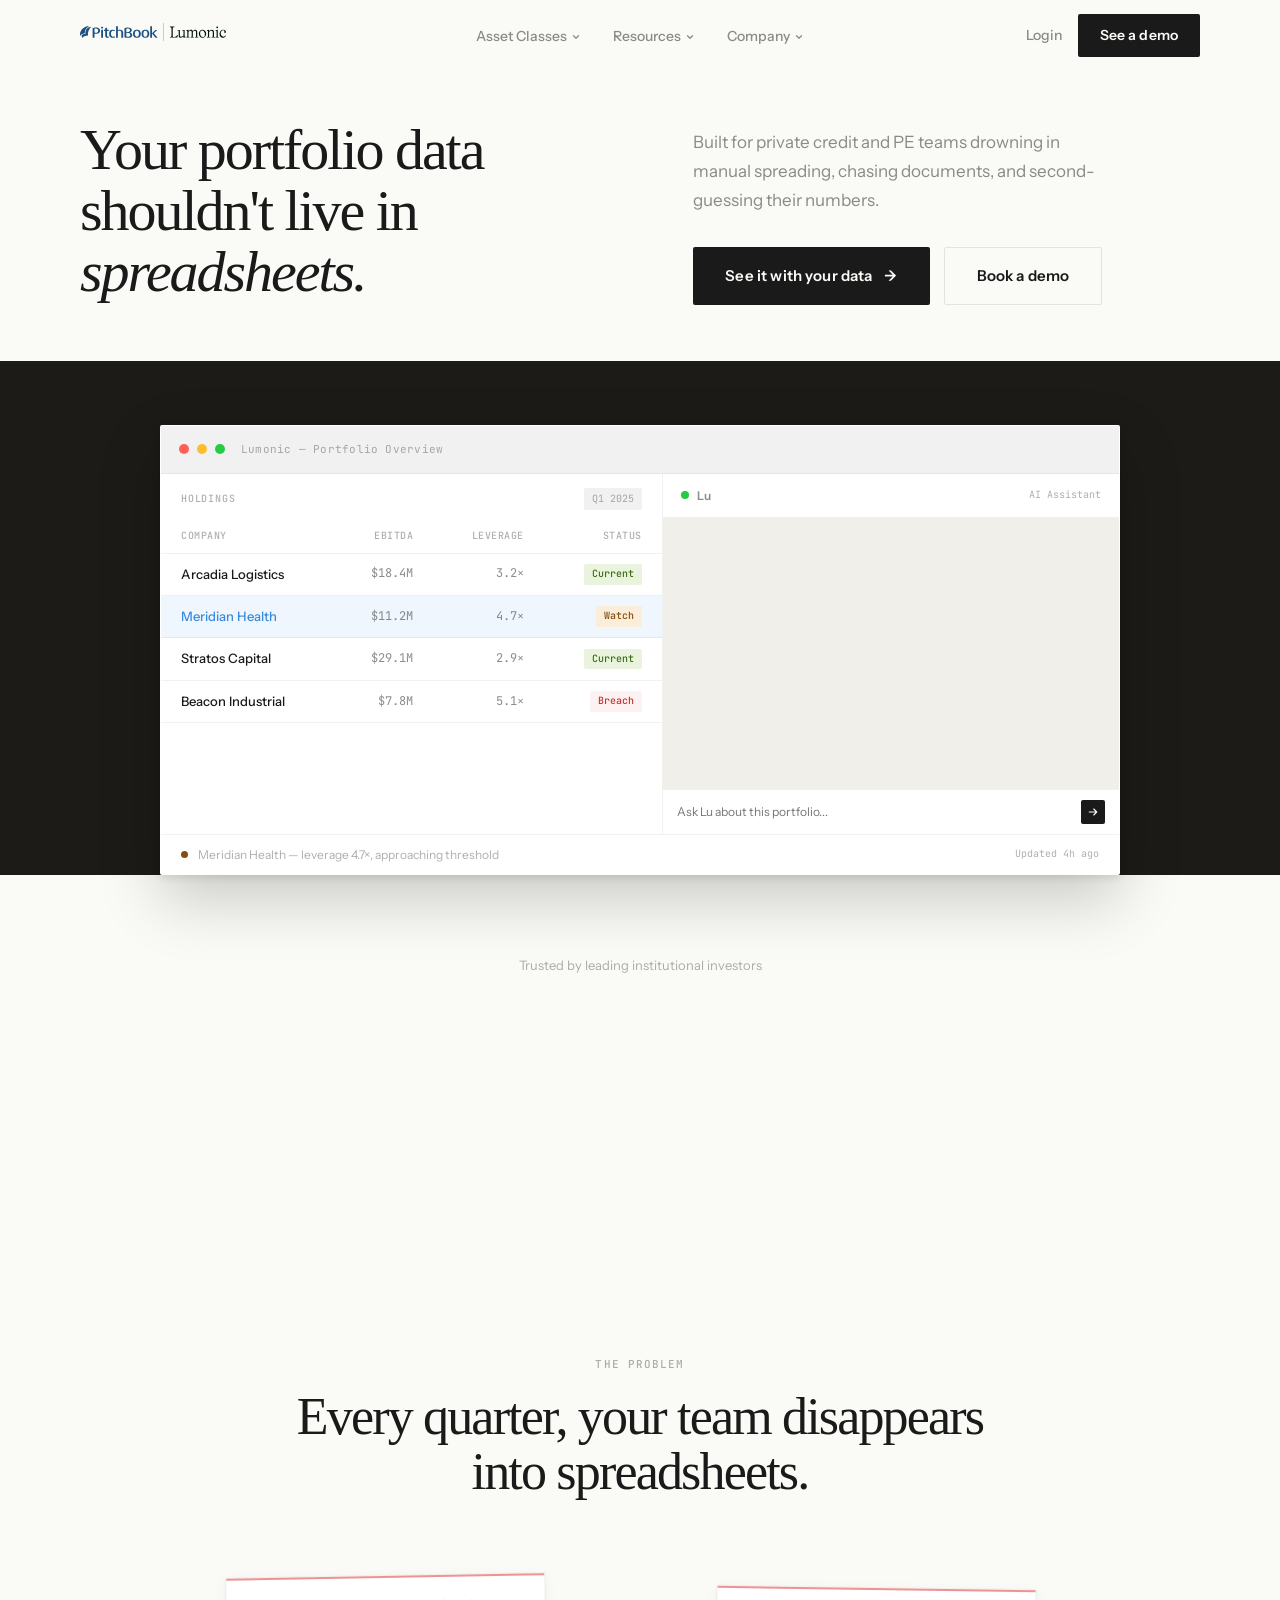
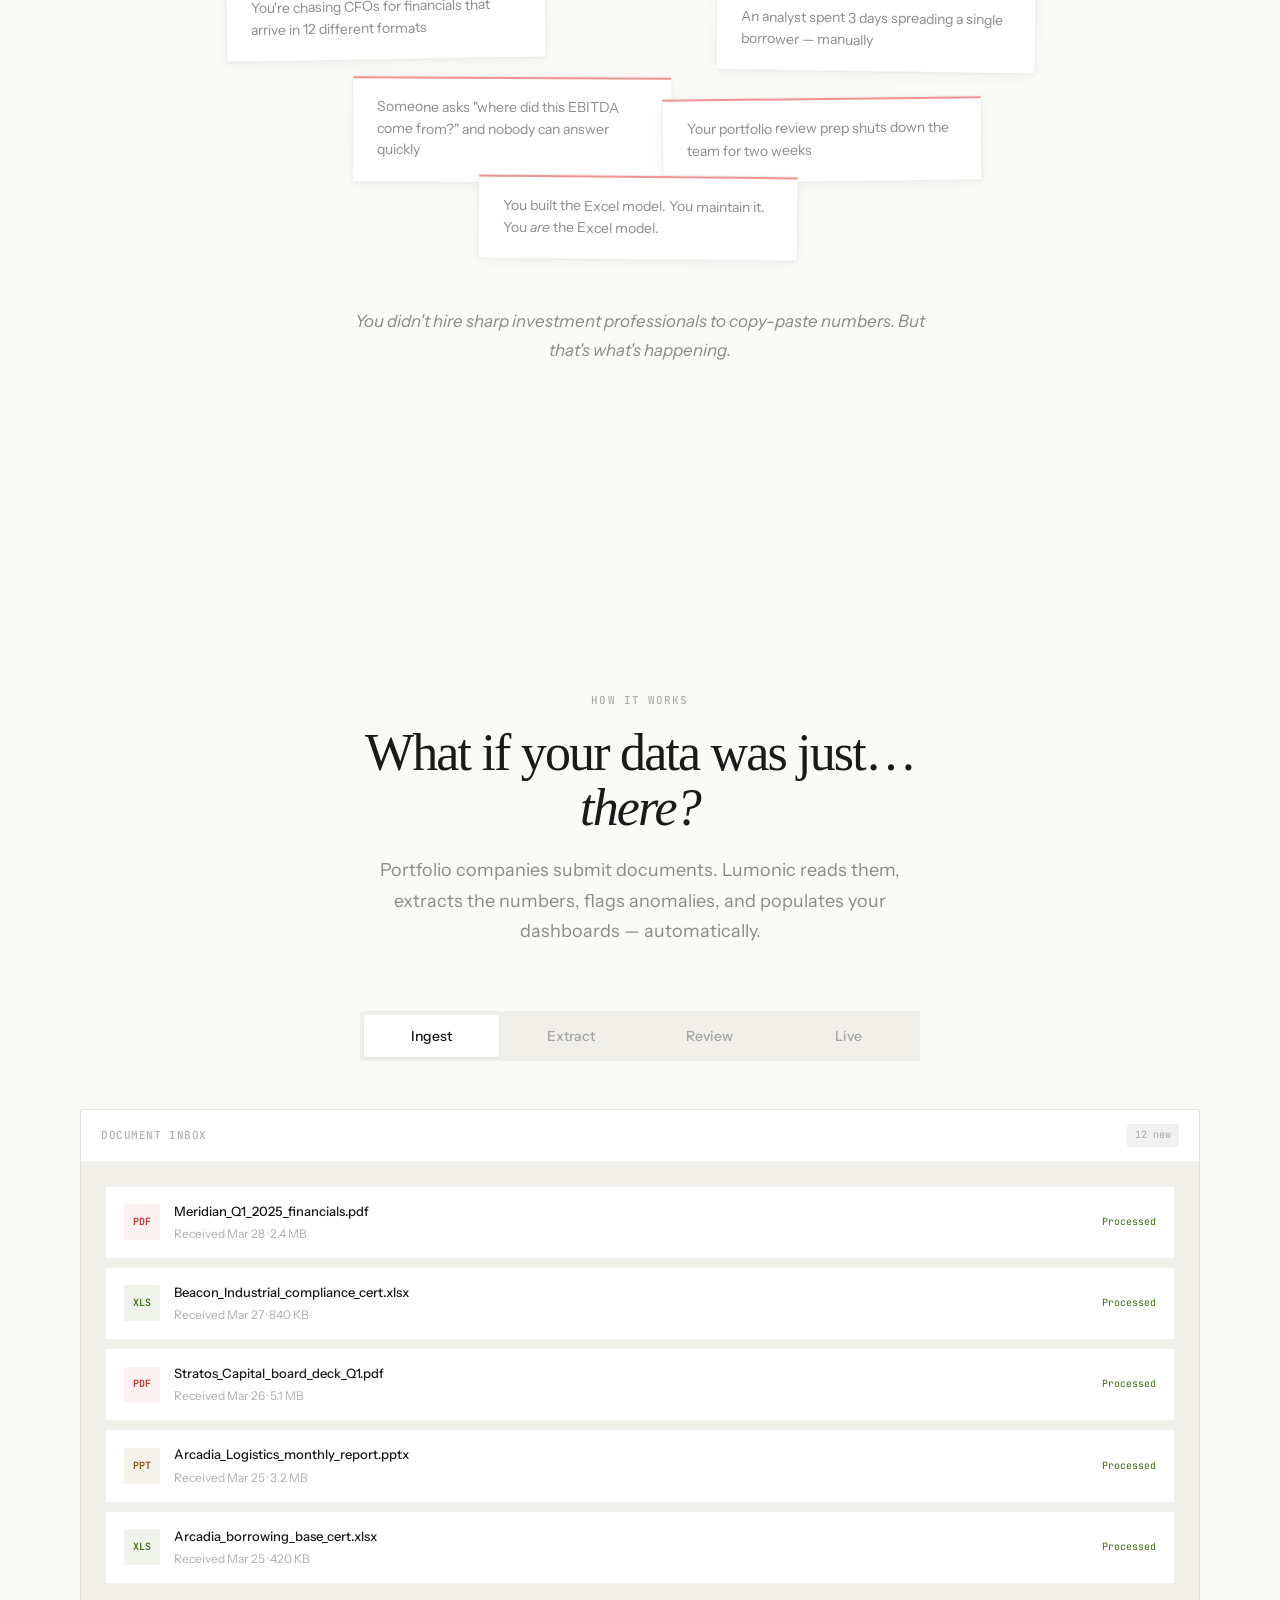
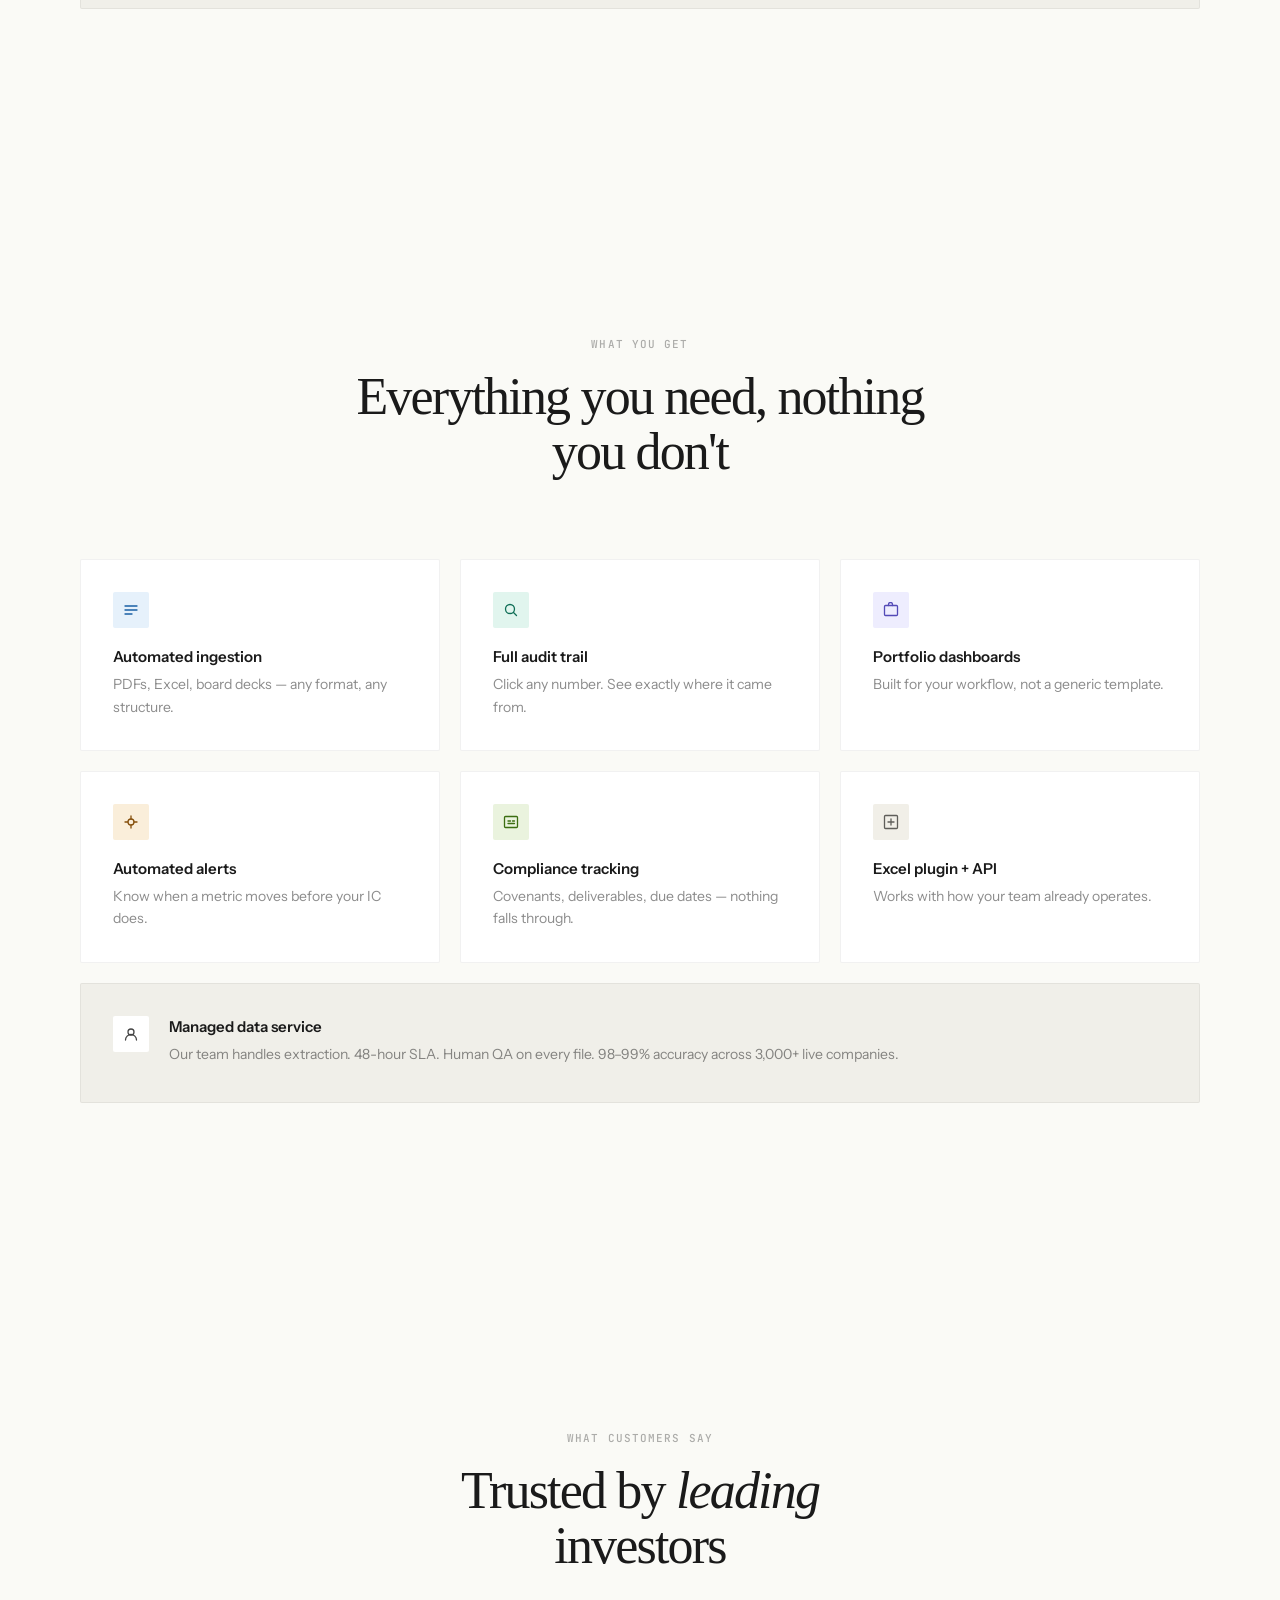
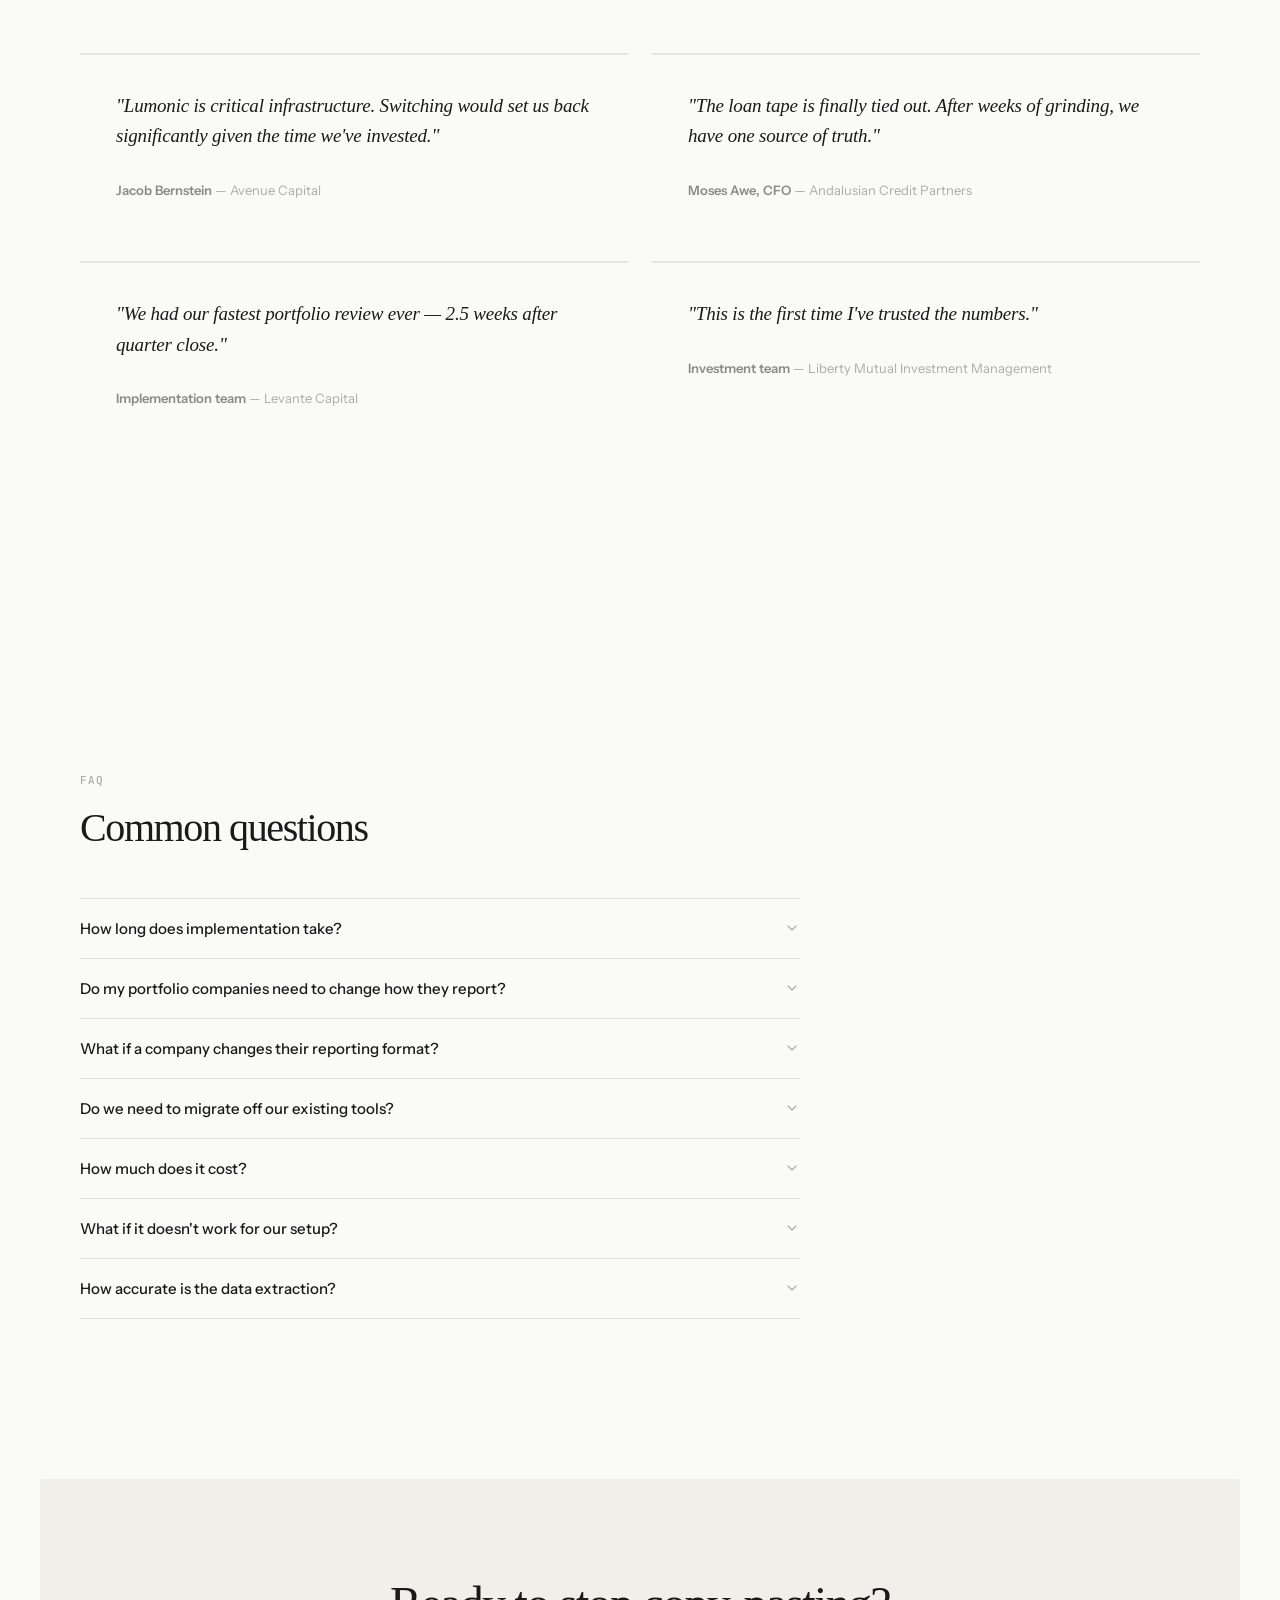
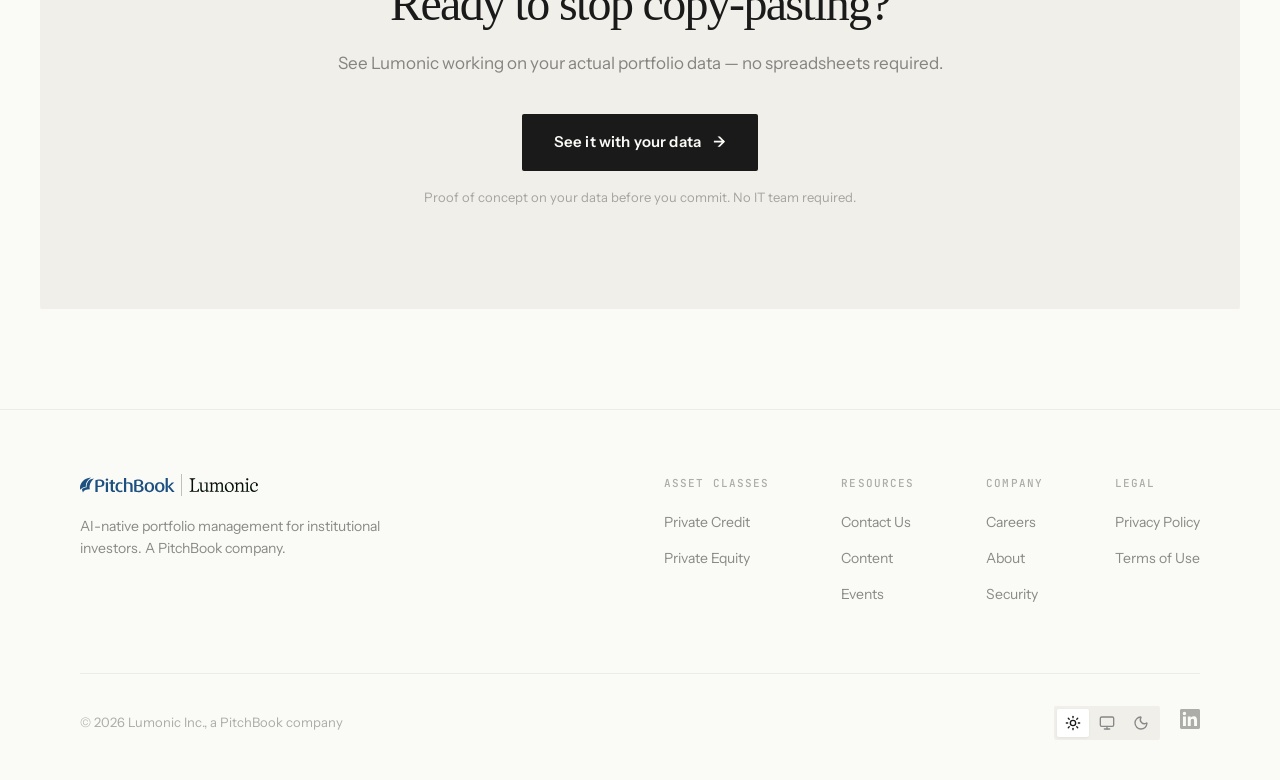
<file: index.html>
<!DOCTYPE html>
<html lang="en">
<head>
<meta charset="UTF-8">
<meta name="viewport" content="width=device-width, initial-scale=1.0">
<title>Lumonic — AI-Native Portfolio Management | A PitchBook Company</title>
<link rel="preconnect" href="https://fonts.googleapis.com">
<link rel="preconnect" href="https://fonts.gstatic.com" crossorigin>
<link href="https://fonts.googleapis.com/css2?family=Instrument+Sans:ital,wght@0,400;0,500;0,600;0,700;1,400;1,500&family=JetBrains+Mono:wght@400;500&display=swap" rel="stylesheet">
<link rel="stylesheet" href="css/styles.css">
</head>
<body>

<!-- NAV -->
<div class="nav-backdrop" id="navBackdrop"></div>
<nav class="nav" id="nav">
  <div class="nav-left">
    <a href="index.html"><img src="logos/Lumonic_Logo.svg" alt="Lumonic" style="height: 18px; filter: var(--logo-filter); opacity: var(--logo-opacity);"></a>
  </div>
  <ul class="nav-links">
    <li>
      <span>Asset Classes <svg class="nav-chevron" viewBox="0 0 10 10" fill="none"><path d="M2.5 3.75L5 6.25L7.5 3.75" stroke="currentColor" stroke-width="1.2" stroke-linecap="round" stroke-linejoin="round"/></svg></span>
      <div class="nav-dropdown"><div class="nav-dropdown-inner">
        <a href="private-credit.html">Private Credit</a>
        <a href="private-equity.html">Private Equity</a>
      </div></div>
    </li>
    <li>
      <span>Resources <svg class="nav-chevron" viewBox="0 0 10 10" fill="none"><path d="M2.5 3.75L5 6.25L7.5 3.75" stroke="currentColor" stroke-width="1.2" stroke-linecap="round" stroke-linejoin="round"/></svg></span>
      <div class="nav-dropdown"><div class="nav-dropdown-inner">
        <a href="content.html">Content</a>
        <a href="events.html">Events</a>
      </div></div>
    </li>
    <li>
      <span>Company <svg class="nav-chevron" viewBox="0 0 10 10" fill="none"><path d="M2.5 3.75L5 6.25L7.5 3.75" stroke="currentColor" stroke-width="1.2" stroke-linecap="round" stroke-linejoin="round"/></svg></span>
      <div class="nav-dropdown"><div class="nav-dropdown-inner">
        <a href="about.html">About Us</a>
        <a href="contact.html">Contact</a>
        <a href="careers.html">Careers</a>
      </div></div>
    </li>
  </ul>
  <div class="nav-right">
    <a href="#" class="login-link">Login</a>
    <a href="#" class="btn btn-primary">See a demo</a>
  </div>
</nav>

<!-- HERO -->
<section class="hero">
  <div class="container">
    <!-- Split: headline left, description + CTAs right -->
    <div class="hero-split reveal">
      <div class="hero-left">
        <h1>Your portfolio data shouldn't live in <em>spreadsheets.</em></h1>
      </div>
      <div class="hero-right">
        <p class="hero-sub">Built for private credit and PE teams drowning in manual spreading, chasing documents, and second-guessing their numbers.</p>
        <div class="hero-buttons">
          <a href="#" class="btn btn-primary">See it with your data <span style="margin-left:4px;">→</span></a>
          <a href="#" class="btn btn-outline">Book a demo</a>
        </div>
      </div>
    </div>
  </div>
</section>

<!-- Visual block -->
<div class="hero-visual-wrap">
  <div class="container">
    <div class="hero-browser reveal" id="heroBrowser">
      <div class="browser-toolbar">
        <div class="browser-dot" style="background:#ff5f57;"></div>
        <div class="browser-dot" style="background:#ffbd2e;"></div>
        <div class="browser-dot" style="background:#28ca41;"></div>
        <span class="browser-title">Lumonic — Portfolio Overview</span>
      </div>

      <div class="browser-content">
        <!-- Left: Portfolio table -->
        <div class="browser-left">
          <div class="browser-pane-header">
            <span class="browser-pane-title">Holdings</span>
            <span class="browser-pane-badge">Q1 2025</span>
          </div>
          <table class="browser-table">
            <thead>
              <tr><th>Company</th><th>EBITDA</th><th>Leverage</th><th>Status</th></tr>
            </thead>
            <tbody id="widgetTbody">
              <tr data-company="arcadia">
                <td>Arcadia Logistics</td><td>$18.4M</td><td>3.2×</td><td><span class="status-badge status-current">Current</span></td>
              </tr>
              <tr data-company="meridian">
                <td>Meridian Health</td><td>$11.2M</td><td>4.7×</td><td><span class="status-badge status-watch">Watch</span></td>
              </tr>
              <tr data-company="stratos">
                <td>Stratos Capital</td><td>$29.1M</td><td>2.9×</td><td><span class="status-badge status-current">Current</span></td>
              </tr>
              <tr data-company="beacon">
                <td>Beacon Industrial</td><td>$7.8M</td><td>5.1×</td><td><span class="status-badge status-breach">Breach</span></td>
              </tr>
            </tbody>
          </table>
          <p class="table-hint" id="tableHint">Click any row to trace to source</p>
        </div>

        <!-- Right: AI chat pane -->
        <div class="browser-right">
          <div class="chat-header">
            <div class="chat-header-dot"></div>
            <span class="chat-header-title">Lu</span>
            <span class="chat-header-tag">AI Assistant</span>
          </div>
          <div class="chat-body" id="chatBody">
            <div class="chat-empty">
              <svg class="chat-empty-icon" viewBox="0 0 24 24" fill="none">
                <circle cx="12" cy="12" r="10" stroke="currentColor" stroke-width="1.2"/>
                <path d="M8 12h8M12 8v8" stroke="currentColor" stroke-width="1.2" stroke-linecap="round"/>
              </svg>
              <span>Click a holding to trace the<br>numbers back to source</span>
            </div>
          </div>
          <div class="chat-input">
            <input class="chat-input-field" type="text" placeholder="Ask Lu about this portfolio..." readonly>
            <div class="chat-input-btn">
              <svg viewBox="0 0 16 16" fill="none"><path d="M3 8h10M9 4l4 4-4 4" stroke="currentColor" stroke-width="1.5" stroke-linecap="round" stroke-linejoin="round"/></svg>
            </div>
          </div>
        </div>
      </div>

      <!-- Alert status bar -->
      <div class="browser-alert" id="browserAlert">
        <div class="alert-dot" id="alertDot" style="background: var(--text-muted);"></div>
        <span class="alert-text" id="alertText">4 holdings · 2 on watch list · 1 covenant breach</span>
        <span class="alert-time" id="alertTime">Updated just now</span>
      </div>
    </div>
  </div>
</div>

<!-- Logo bar -->
<section class="logo-bar reveal">
  <div class="container">
    <p class="logo-bar-label">Trusted by leading institutional investors</p>
    <div class="logo-bar-logos">
      <img src="logos/Hercules%20Capital.png" alt="Hercules Capital">
      <img src="logos/Liberty%20Mutual%20Investments.svg" alt="Liberty Mutual">
      <img src="logos/Trinity%20Capital.svg" alt="Trinity Capital">
      <img src="logos/Runway%20Growth%20Capital.png" alt="Runway Growth">
      <img src="logos/Plexus%20Capital.svg" alt="Plexus Capital">
      <img src="logos/Tacora%20Capital.png" alt="Tacora Capital">
      <img src="logos/Multiplier%20Capital.png" alt="Multiplier Capital">
      <img src="logos/TriplePoint%20Capital.svg" alt="TriplePoint Capital">
      <img src="logos/Catalio%20Capital%20Management.svg" alt="Catalio Capital">
      <img src="logos/Abacus%20Finance%20Group.png" alt="Abacus Finance">
    </div>
  </div>
</section>

<!-- PROBLEM -->
<section class="problem">
  <div class="container">
    <div class="problem-header reveal">
      <span class="section-label">The problem</span>
      <h2>Every quarter, your team disappears into spreadsheets.</h2>
    </div>

    <div class="problem-desk" id="problemDesk">
      <div class="pain-card">You're chasing CFOs for financials that arrive in 12 different formats</div>
      <div class="pain-card">An analyst spent 3 days spreading a single borrower — manually</div>
      <div class="pain-card">Someone asks "where did this EBITDA come from?" and nobody can answer quickly</div>
      <div class="pain-card">Your portfolio review prep shuts down the team for two weeks</div>
      <div class="pain-card">You built the Excel model. You maintain it. You <em>are</em> the Excel model.</div>
    </div>

    <p class="problem-closing reveal">You didn't hire sharp investment professionals to copy-paste numbers. But that's what's happening.</p>
  </div>
</section>

<!-- HOW IT WORKS -->
<section class="how-it-works">
  <div class="container">
    <div class="how-header reveal">
      <span class="section-label">How it works</span>
      <h2>What if your data was just… <em>there?</em></h2>
      <p>Portfolio companies submit documents. Lumonic reads them, extracts the numbers, flags anomalies, and populates your dashboards — automatically.</p>
    </div>

    <div class="reveal">
      <div class="flow-tabs" id="flowTabs">
        <button class="flow-tab active" data-tab="ingest">Ingest</button>
        <button class="flow-tab" data-tab="extract">Extract</button>
        <button class="flow-tab" data-tab="review">Review</button>
        <button class="flow-tab" data-tab="live">Live</button>
      </div>

      <div class="flow-preview">
        <!-- Ingest -->
        <div class="flow-preview-panel active" data-panel="ingest">
          <div class="mini-toolbar">
            <span class="mini-toolbar-title">Document Inbox</span>
            <div class="mini-toolbar-right">
              <span class="mini-badge">12 new</span>
            </div>
          </div>
          <div class="mini-body">
            <div class="file-list">
              <div class="file-item">
                <div class="file-icon file-icon-pdf">PDF</div>
                <div>
                  <div class="file-name">Meridian_Q1_2025_financials.pdf</div>
                  <div class="file-meta">Received Mar 28 · 2.4 MB</div>
                </div>
                <div class="file-status">Processed</div>
              </div>
              <div class="file-item">
                <div class="file-icon file-icon-xls">XLS</div>
                <div>
                  <div class="file-name">Beacon_Industrial_compliance_cert.xlsx</div>
                  <div class="file-meta">Received Mar 27 · 840 KB</div>
                </div>
                <div class="file-status">Processed</div>
              </div>
              <div class="file-item">
                <div class="file-icon file-icon-pdf">PDF</div>
                <div>
                  <div class="file-name">Stratos_Capital_board_deck_Q1.pdf</div>
                  <div class="file-meta">Received Mar 26 · 5.1 MB</div>
                </div>
                <div class="file-status">Processed</div>
              </div>
              <div class="file-item">
                <div class="file-icon file-icon-ppt">PPT</div>
                <div>
                  <div class="file-name">Arcadia_Logistics_monthly_report.pptx</div>
                  <div class="file-meta">Received Mar 25 · 3.2 MB</div>
                </div>
                <div class="file-status">Processed</div>
              </div>
              <div class="file-item">
                <div class="file-icon file-icon-xls">XLS</div>
                <div>
                  <div class="file-name">Arcadia_borrowing_base_cert.xlsx</div>
                  <div class="file-meta">Received Mar 25 · 420 KB</div>
                </div>
                <div class="file-status">Processed</div>
              </div>
            </div>
          </div>
        </div>

        <!-- Extract -->
        <div class="flow-preview-panel" data-panel="extract">
          <div class="mini-toolbar">
            <span class="mini-toolbar-title">AI Extraction</span>
            <div class="mini-toolbar-right">
              <span class="mini-badge-green mini-badge">98.7% confidence</span>
            </div>
          </div>
          <div class="extract-split">
            <div class="extract-doc">
              <span style="opacity:0.5">For the quarter ended March 31, 2025, Meridian Health Group reported consolidated revenue of $84.3M.</span><br><br>
              <span class="src-highlight">Adjusted EBITDA of $11.2M represents a margin of 13.3%, up 40bps from Q4 2024.</span><br><br>
              <span style="opacity:0.5">Total interest expense was $3.1M. Senior secured leverage stood at 4.7× on a trailing twelve-month basis.</span><br><br>
              <span style="opacity:0.35">Capital expenditures totaled $1.8M, primarily related to facility upgrades.</span>
            </div>
            <div class="extract-fields">
              <div class="extract-field">
                <span class="extract-field-label">Company</span>
                <span class="extract-field-value">Meridian Health</span>
              </div>
              <div class="extract-field">
                <span class="extract-field-label">Period</span>
                <span class="extract-field-value">Q1 2025</span>
              </div>
              <div class="extract-field">
                <span class="extract-field-label">Revenue</span>
                <span class="extract-field-value">$84.3M</span>
              </div>
              <div class="extract-field">
                <span class="extract-field-label">EBITDA</span>
                <span class="extract-field-value">$11.2M</span>
              </div>
              <div class="extract-field">
                <span class="extract-field-label">EBITDA Margin</span>
                <span class="extract-field-value">13.3%</span>
              </div>
              <div class="extract-field">
                <span class="extract-field-label">Leverage</span>
                <span class="extract-field-value">4.7×</span>
              </div>
              <div class="extract-field">
                <span class="extract-field-label">Interest Expense</span>
                <span class="extract-field-value">$3.1M</span>
              </div>
              <div class="extract-field">
                <span class="extract-field-label">CapEx</span>
                <span class="extract-field-value">$1.8M</span>
              </div>
            </div>
          </div>
        </div>

        <!-- Review -->
        <div class="flow-preview-panel" data-panel="review">
          <div class="mini-toolbar">
            <span class="mini-toolbar-title">Human QA Review</span>
            <div class="mini-toolbar-right">
              <span class="mini-badge">SLA: 48hr</span>
              <span class="mini-badge-amber mini-badge">3 pending</span>
            </div>
          </div>
          <div class="mini-body">
            <div class="review-list">
              <div class="review-item">
                <div class="review-check done"><svg width="12" height="12" viewBox="0 0 12 12" fill="none"><path d="M2.5 6l2.5 2.5 4.5-5" stroke="currentColor" stroke-width="1.5" stroke-linecap="round" stroke-linejoin="round"/></svg></div>
                <div>
                  <div class="review-label">Revenue matches source</div>
                  <div class="review-label-sub">$84.3M — Meridian_Q1_2025_financials.pdf, p.2</div>
                </div>
                <span class="review-confidence">99.2%</span>
              </div>
              <div class="review-item">
                <div class="review-check done"><svg width="12" height="12" viewBox="0 0 12 12" fill="none"><path d="M2.5 6l2.5 2.5 4.5-5" stroke="currentColor" stroke-width="1.5" stroke-linecap="round" stroke-linejoin="round"/></svg></div>
                <div>
                  <div class="review-label">EBITDA verified</div>
                  <div class="review-label-sub">$11.2M — margin 13.3%, up 40bps QoQ</div>
                </div>
                <span class="review-confidence">98.7%</span>
              </div>
              <div class="review-item">
                <div class="review-check done"><svg width="12" height="12" viewBox="0 0 12 12" fill="none"><path d="M2.5 6l2.5 2.5 4.5-5" stroke="currentColor" stroke-width="1.5" stroke-linecap="round" stroke-linejoin="round"/></svg></div>
                <div>
                  <div class="review-label">Leverage ratio confirmed</div>
                  <div class="review-label-sub">4.7× — approaching 5.0× covenant threshold</div>
                </div>
                <span class="review-confidence">99.5%</span>
              </div>
              <div class="review-item">
                <div class="review-check"></div>
                <div>
                  <div class="review-label">Interest expense cross-check</div>
                  <div class="review-label-sub">$3.1M — pending verification against credit agreement</div>
                </div>
                <span class="review-confidence">94.1%</span>
              </div>
              <div class="review-item">
                <div class="review-check"></div>
                <div>
                  <div class="review-label">CapEx classification</div>
                  <div class="review-label-sub">$1.8M — confirm maintenance vs. growth allocation</div>
                </div>
                <span class="review-confidence">91.3%</span>
              </div>
            </div>
          </div>
        </div>

        <!-- Live -->
        <div class="flow-preview-panel" data-panel="live">
          <div class="mini-toolbar">
            <span class="mini-toolbar-title">Portfolio Dashboard</span>
            <div class="mini-toolbar-right">
              <span class="mini-badge">Q1 2025</span>
              <span class="mini-badge-green mini-badge">All current</span>
            </div>
          </div>
          <div class="mini-body">
            <div class="dash-grid">
              <div class="dash-metric">
                <div class="dash-metric-label">Portfolio EBITDA</div>
                <div class="dash-metric-value">$66.5M</div>
                <div class="dash-metric-delta dash-metric-up">+4.2% QoQ</div>
              </div>
              <div class="dash-metric">
                <div class="dash-metric-label">Avg. Leverage</div>
                <div class="dash-metric-value">3.97×</div>
                <div class="dash-metric-delta dash-metric-down">+0.15× QoQ</div>
              </div>
              <div class="dash-metric">
                <div class="dash-metric-label">Companies Reporting</div>
                <div class="dash-metric-value">42/44</div>
                <div class="dash-metric-delta dash-metric-up">95% on time</div>
              </div>
            </div>
            <div style="display:flex;flex-direction:column;gap:6px;">
              <div class="dash-alert-row">
                <div class="dash-alert-dot" style="background:#E24B4A;"></div>
                Beacon Industrial — covenant breach, leverage 5.1× exceeds 4.5× max
                <span class="dash-alert-time">2h ago</span>
              </div>
              <div class="dash-alert-row">
                <div class="dash-alert-dot" style="background:#854F0B;"></div>
                Meridian Health — leverage 4.7×, approaching 5.0× threshold
                <span class="dash-alert-time">4h ago</span>
              </div>
              <div class="dash-alert-row">
                <div class="dash-alert-dot" style="background:#3B6D11;"></div>
                Stratos Capital — EBITDA up 15% QoQ, all metrics ahead of plan
                <span class="dash-alert-time">6h ago</span>
              </div>
            </div>
          </div>
        </div>
      </div>
    </div>
  </div>
</section>

<!-- FEATURES -->
<section class="features">
  <div class="container">
    <div class="features-header reveal">
      <span class="section-label">What you get</span>
      <h2>Everything you need, nothing you don't</h2>
    </div>

    <div class="features-grid">
      <div class="feat-card reveal-child">
        <div class="feat-icon" style="background: #E6F1FB;">
          <svg width="16" height="16" viewBox="0 0 16 16" fill="none"><path d="M2 4h12M2 8h12M2 12h7" stroke="#185FA5" stroke-width="1.3" stroke-linecap="round"/></svg>
        </div>
        <h3>Automated ingestion</h3>
        <p>PDFs, Excel, board decks — any format, any structure.</p>
      </div>
      <div class="feat-card reveal-child">
        <div class="feat-icon" style="background: #E1F5EE;">
          <svg width="16" height="16" viewBox="0 0 16 16" fill="none"><circle cx="7" cy="7" r="4.5" stroke="#0F6E56" stroke-width="1.3"/><path d="M10.5 10.5l3 3" stroke="#0F6E56" stroke-width="1.3" stroke-linecap="round"/></svg>
        </div>
        <h3>Full audit trail</h3>
        <p>Click any number. See exactly where it came from.</p>
      </div>
      <div class="feat-card reveal-child">
        <div class="feat-icon" style="background: #EEEDFE;">
          <svg width="16" height="16" viewBox="0 0 16 16" fill="none"><rect x="1.5" y="3.5" width="13" height="10" rx="1" stroke="#534AB7" stroke-width="1.3"/><path d="M5.5 3.5V2.5a2 2 0 014 0v1" stroke="#534AB7" stroke-width="1.3" stroke-linecap="round"/></svg>
        </div>
        <h3>Portfolio dashboards</h3>
        <p>Built for your workflow, not a generic template.</p>
      </div>
      <div class="feat-card reveal-child">
        <div class="feat-icon" style="background: #FAEEDA;">
          <svg width="16" height="16" viewBox="0 0 16 16" fill="none"><path d="M8 2v3M8 11v3M2 8h3M11 8h3" stroke="#854F0B" stroke-width="1.3" stroke-linecap="round"/><circle cx="8" cy="8" r="3" stroke="#854F0B" stroke-width="1.3"/></svg>
        </div>
        <h3>Automated alerts</h3>
        <p>Know when a metric moves before your IC does.</p>
      </div>
      <div class="feat-card reveal-child">
        <div class="feat-icon" style="background: #EAF3DE;">
          <svg width="16" height="16" viewBox="0 0 16 16" fill="none"><rect x="1.5" y="2.5" width="13" height="11" rx="1" stroke="#3B6D11" stroke-width="1.3"/><path d="M5 7h2.5M5 9.5h6.5M9.5 7h2" stroke="#3B6D11" stroke-width="1.3" stroke-linecap="round"/></svg>
        </div>
        <h3>Compliance tracking</h3>
        <p>Covenants, deliverables, due dates — nothing falls through.</p>
      </div>
      <div class="feat-card reveal-child">
        <div class="feat-icon" style="background: #F1EFE8;">
          <svg width="16" height="16" viewBox="0 0 16 16" fill="none"><rect x="1.5" y="1.5" width="13" height="13" rx="1" stroke="#5F5E5A" stroke-width="1.3"/><path d="M5 8h6M8 5v6" stroke="#5F5E5A" stroke-width="1.3" stroke-linecap="round"/></svg>
        </div>
        <h3>Excel plugin + API</h3>
        <p>Works with how your team already operates.</p>
      </div>

      <!-- Wide card -->
      <div class="feat-card feat-card-wide reveal-child">
        <div class="feat-card-wide-inner">
          <div class="feat-icon" style="background: #fff; flex-shrink: 0;">
            <svg width="16" height="16" viewBox="0 0 16 16" fill="none"><circle cx="8" cy="6" r="3" stroke="#444" stroke-width="1.3"/><path d="M2.5 14c0-3 2.5-5.5 5.5-5.5s5.5 2.5 5.5 5.5" stroke="#444" stroke-width="1.3" stroke-linecap="round"/></svg>
          </div>
          <div>
            <h3>Managed data service</h3>
            <p>Our team handles extraction. 48-hour SLA. Human QA on every file. 98–99% accuracy across 3,000+ live companies.</p>
          </div>
        </div>
      </div>
    </div>
  </div>
</section>

<!-- TESTIMONIALS -->
<section class="testimonials">
  <div class="container">
    <div class="testimonials-header reveal">
      <span class="section-label">What customers say</span>
      <h2>Trusted by <em>leading</em> investors</h2>
    </div>

    <div class="quotes-grid">
      <div class="quote-card reveal-child">
        <p class="quote-text">"Lumonic is critical infrastructure. Switching would set us back significantly given the time we've invested."</p>
        <p class="quote-attr"><span class="quote-name">Jacob Bernstein</span> — Avenue Capital</p>
      </div>
      <div class="quote-card reveal-child">
        <p class="quote-text">"The loan tape is finally tied out. After weeks of grinding, we have one source of truth."</p>
        <p class="quote-attr"><span class="quote-name">Moses Awe, CFO</span> — Andalusian Credit Partners</p>
      </div>
      <div class="quote-card reveal-child">
        <p class="quote-text">"We had our fastest portfolio review ever — 2.5 weeks after quarter close."</p>
        <p class="quote-attr"><span class="quote-name">Implementation team</span> — Levante Capital</p>
      </div>
      <div class="quote-card reveal-child">
        <p class="quote-text">"This is the first time I've trusted the numbers."</p>
        <p class="quote-attr"><span class="quote-name">Investment team</span> — Liberty Mutual Investment Management</p>
      </div>
    </div>
  </div>
</section>

<!-- FAQ -->
<section class="faq-section">
  <div class="container">
    <div class="faq-header reveal">
      <span class="section-label">FAQ</span>
      <h2>Common questions</h2>
    </div>

    <div class="faq-list">
      <div class="faq-item">
        <button class="faq-q" onclick="toggleFaq(this)">
          How long does implementation take?
          <svg class="faq-chevron" width="16" height="16" viewBox="0 0 16 16" fill="none"><path d="M4 6l4 4 4-4" stroke="currentColor" stroke-width="1.2" stroke-linecap="round" stroke-linejoin="round"/></svg>
        </button>
        <div class="faq-a"><p>Most customers are live within 4–6 weeks. We handle the setup — you don't need an IT team or a dedicated project manager.</p></div>
      </div>
      <div class="faq-item">
        <button class="faq-q" onclick="toggleFaq(this)">
          Do my portfolio companies need to change how they report?
          <svg class="faq-chevron" width="16" height="16" viewBox="0 0 16 16" fill="none"><path d="M4 6l4 4 4-4" stroke="currentColor" stroke-width="1.2" stroke-linecap="round" stroke-linejoin="round"/></svg>
        </button>
        <div class="faq-a"><p>No. They can keep sending whatever they send. Lumonic handles the normalization on our end.</p></div>
      </div>
      <div class="faq-item">
        <button class="faq-q" onclick="toggleFaq(this)">
          What if a company changes their reporting format?
          <svg class="faq-chevron" width="16" height="16" viewBox="0 0 16 16" fill="none"><path d="M4 6l4 4 4-4" stroke="currentColor" stroke-width="1.2" stroke-linecap="round" stroke-linejoin="round"/></svg>
        </button>
        <div class="faq-a"><p>The system flags it. Your team reviews it. One click to update the mapping. It remembers for next time.</p></div>
      </div>
      <div class="faq-item">
        <button class="faq-q" onclick="toggleFaq(this)">
          Do we need to migrate off our existing tools?
          <svg class="faq-chevron" width="16" height="16" viewBox="0 0 16 16" fill="none"><path d="M4 6l4 4 4-4" stroke="currentColor" stroke-width="1.2" stroke-linecap="round" stroke-linejoin="round"/></svg>
        </button>
        <div class="faq-a"><p>Not necessarily. Lumonic integrates with Excel, your existing CRM, and most fund accounting systems via API. Many customers run it alongside AllVue, DealCloud, or iLevel.</p></div>
      </div>
      <div class="faq-item">
        <button class="faq-q" onclick="toggleFaq(this)">
          How much does it cost?
          <svg class="faq-chevron" width="16" height="16" viewBox="0 0 16 16" fill="none"><path d="M4 6l4 4 4-4" stroke="currentColor" stroke-width="1.2" stroke-linecap="round" stroke-linejoin="round"/></svg>
        </button>
        <div class="faq-a"><p>Pricing is based on the number of portfolio companies — typically $1,500–$2,500 per company per year, plus a one-time implementation fee. Most customers expense it at the fund level.</p></div>
      </div>
      <div class="faq-item">
        <button class="faq-q" onclick="toggleFaq(this)">
          What if it doesn't work for our setup?
          <svg class="faq-chevron" width="16" height="16" viewBox="0 0 16 16" fill="none"><path d="M4 6l4 4 4-4" stroke="currentColor" stroke-width="1.2" stroke-linecap="round" stroke-linejoin="round"/></svg>
        </button>
        <div class="faq-a"><p>We offer a proof of concept using your actual data before you commit. You'll know if it works before you sign anything.</p></div>
      </div>
      <div class="faq-item">
        <button class="faq-q" onclick="toggleFaq(this)">
          How accurate is the data extraction?
          <svg class="faq-chevron" width="16" height="16" viewBox="0 0 16 16" fill="none"><path d="M4 6l4 4 4-4" stroke="currentColor" stroke-width="1.2" stroke-linecap="round" stroke-linejoin="round"/></svg>
        </button>
        <div class="faq-a"><p>98–99% accuracy across live data from 3,000+ companies. Every extraction goes through human QA before it hits your dashboard.</p></div>
      </div>
    </div>
  </div>
</section>

<!-- BOTTOM CTA -->
<div class="bottom-cta reveal">
  <h2>Ready to stop copy-pasting?</h2>
  <p class="bottom-cta-sub">See Lumonic working on your actual portfolio data — no spreadsheets required.</p>
  <a href="#" class="btn btn-primary">See it with your data <span style="margin-left:4px;">→</span></a>
  <p class="bottom-cta-note">Proof of concept on your data before you commit. No IT team required.</p>
</div>

<!-- FOOTER -->
<footer class="footer">
  <div class="container">
    <div class="footer-top">
      <div class="footer-brand">
        <div><img src="logos/Lumonic_Logo.svg" alt="Lumonic" style="height: 22px; filter: var(--logo-filter); opacity: var(--logo-opacity);"></div>
        <p class="footer-brand-tagline">AI-native portfolio management for institutional investors. A PitchBook company.</p>
      </div>
      <div class="footer-columns">
        <div class="footer-col">
          <h4>Asset Classes</h4>
          <ul>
            <li><a href="#">Private Credit</a></li>
            <li><a href="#">Private Equity</a></li>
          </ul>
        </div>
        <div class="footer-col">
          <h4>Resources</h4>
          <ul>
            <li><a href="#">Contact Us</a></li>
            <li><a href="#">Content</a></li>
            <li><a href="#">Events</a></li>
          </ul>
        </div>
        <div class="footer-col">
          <h4>Company</h4>
          <ul>
            <li><a href="#">Careers</a></li>
            <li><a href="#">About</a></li>
            <li><a href="#">Security</a></li>
          </ul>
        </div>
        <div class="footer-col">
          <h4>Legal</h4>
          <ul>
            <li><a href="#">Privacy Policy</a></li>
            <li><a href="#">Terms of Use</a></li>
          </ul>
        </div>
      </div>
    </div>
    <div class="footer-bottom">
      <span class="footer-copy">&copy; 2026 Lumonic Inc., a PitchBook company</span>
      <div style="display:flex;align-items:center;gap:20px;">
        <div class="theme-switcher" id="themeSwitcher">
          <button data-theme="light" class="active" aria-label="Light mode"><svg width="16" height="16" viewBox="0 0 24 24" fill="none" stroke="currentColor" stroke-width="2" stroke-linecap="round" stroke-linejoin="round"><circle cx="12" cy="12" r="4"/><path d="M12 2v2"/><path d="M12 20v2"/><path d="m4.93 4.93 1.41 1.41"/><path d="m17.66 17.66 1.41 1.41"/><path d="M2 12h2"/><path d="M20 12h2"/><path d="m6.34 17.66-1.41 1.41"/><path d="m19.07 4.93-1.41 1.41"/></svg></button>
          <button data-theme="system" aria-label="System preference"><svg width="16" height="16" viewBox="0 0 24 24" fill="none" stroke="currentColor" stroke-width="2" stroke-linecap="round" stroke-linejoin="round"><rect width="20" height="14" x="2" y="3" rx="2"/><line x1="8" x2="16" y1="21" y2="21"/><line x1="12" x2="12" y1="17" y2="21"/></svg></button>
          <button data-theme="dark" aria-label="Dark mode"><svg width="16" height="16" viewBox="0 0 24 24" fill="none" stroke="currentColor" stroke-width="2" stroke-linecap="round" stroke-linejoin="round"><path d="M20.985 12.486a9 9 0 1 1-9.473-9.472c.405-.022.617.46.402.803a6 6 0 0 0 8.268 8.268c.344-.215.825-.004.803.401"/></svg></button>
        </div>
        <div class="footer-social">
          <a href="#" aria-label="LinkedIn">
            <svg width="20" height="20" viewBox="0 0 24 24" fill="currentColor"><path d="M20.447 20.452h-3.554v-5.569c0-1.328-.027-3.037-1.852-3.037-1.853 0-2.136 1.445-2.136 2.939v5.667H9.351V9h3.414v1.561h.046c.477-.9 1.637-1.85 3.37-1.85 3.601 0 4.267 2.37 4.267 5.455v6.286zM5.337 7.433a2.062 2.062 0 01-2.063-2.065 2.064 2.064 0 112.063 2.065zm1.782 13.019H3.555V9h3.564v11.452zM22.225 0H1.771C.792 0 0 .774 0 1.729v20.542C0 23.227.792 24 1.771 24h20.451C23.2 24 24 23.227 24 22.271V1.729C24 .774 23.2 0 22.222 0h.003z"/></svg>
          </a>
        </div>
      </div>
    </div>
  </div>
</footer>

<script src="js/main.js"></script>
<script>
// ── Homepage-specific: Hero Interactive Browser ──
var companyData = {
  arcadia: {
    name: 'Arcadia Logistics',
    steps: [
      { action: 'Searched', detail: 'Arcadia Q1 2025 financials' },
      { action: 'Read', detail: 'Arcadia_Q1_2025_financials.pdf' },
      { action: 'Extracted', detail: 'EBITDA, revenue, leverage ratio' }
    ],
    response: 'Arcadia Logistics reported EBITDA of $18.4M on revenue of $97.2M, an 18.9% margin. All covenants in compliance — leverage at 3.2×, well within the 5.0× maximum.',
    source: {
      filename: 'Arcadia_Q1_2025_financials.pdf',
      excerpt: '<span style="opacity:0.4">Total freight volume increased 12% YoY across all regional hubs.</span>' +
               '<span class="src-highlight">EBITDA of $18.4M on revenue of $97.2M, representing an 18.9% margin — up 120bps from Q4 2024.</span>' +
               '<span style="opacity:0.3">Senior secured leverage of 3.2× remains well within the 5.0× covenant maximum.</span>'
    },
    alert: { text: 'Arcadia Logistics — all covenants in compliance', time: 'Updated 1d ago', color: '#3B6D11' }
  },
  meridian: {
    name: 'Meridian Health',
    steps: [
      { action: 'Searched', detail: 'Meridian Health Q1 2025 financials' },
      { action: 'Read', detail: 'Meridian_Q1_2025_financials.pdf' },
      { action: 'Flagged', detail: 'leverage approaching covenant threshold' }
    ],
    response: 'Adjusted EBITDA of $11.2M with a 13.3% margin. Net leverage at 4.7× — approaching the 5.0× covenant threshold. Recommend adding to watch list.',
    source: {
      filename: 'Meridian_Q1_2025_financials.pdf',
      excerpt: '<span style="opacity:0.4">Net revenue for Q1 2025 was $84.3M, reflecting 6% YoY growth.</span>' +
               '<span class="src-highlight">Adjusted EBITDA of $11.2M represents a margin of 13.3%, up 40bps from Q4 2024.</span>' +
               '<span style="opacity:0.3">Net leverage stood at 4.7× on trailing LTM basis.</span>'
    },
    alert: { text: 'Meridian Health — leverage 4.7×, approaching threshold', time: 'Updated 4h ago', color: '#854F0B' }
  },
  stratos: {
    name: 'Stratos Capital',
    steps: [
      { action: 'Searched', detail: 'Stratos Capital Q1 2025 financials' },
      { action: 'Read', detail: 'Stratos_Q1_2025_financials.pdf' },
      { action: 'Analyzed', detail: 'QoQ performance trends' }
    ],
    response: 'Strong quarter — EBITDA of $29.1M, a 24.3% margin driven by management fee growth. AUM grew to $3.4B. All metrics ahead of plan.',
    source: {
      filename: 'Stratos_Q1_2025_financials.pdf',
      excerpt: '<span style="opacity:0.4">AUM grew to $3.4B with $180M in net new commitments.</span>' +
               '<span class="src-highlight">Adjusted EBITDA of $29.1M reflects a 24.3% margin, driven by management fee growth and reduced G&A.</span>' +
               '<span style="opacity:0.3">All financial and reporting covenants in full compliance.</span>'
    },
    alert: { text: 'Stratos Capital — EBITDA up 15% QoQ, ahead of plan', time: 'Updated 6h ago', color: '#3B6D11' }
  },
  beacon: {
    name: 'Beacon Industrial',
    steps: [
      { action: 'Searched', detail: 'Beacon Industrial Q1 2025 financials' },
      { action: 'Read', detail: 'Beacon_Q1_2025_financials.pdf' },
      { action: 'Alert', detail: 'covenant breach — leverage 5.1× exceeds 4.5× max' }
    ],
    response: 'EBITDA declined to $7.8M from $9.4M last quarter. Leverage rose to 5.1×, breaching the 4.5× maximum. Waiver request submitted March 28.',
    source: {
      filename: 'Beacon_Q1_2025_financials.pdf',
      excerpt: '<span style="opacity:0.4">Industrial output declined 8% due to delayed Midwest contracts.</span>' +
               '<span class="src-highlight">EBITDA of $7.8M, down from $9.4M in Q4. Leverage rose to 5.1× — exceeding the 4.5× maximum.</span>' +
               '<span style="opacity:0.3">Waiver request submitted to agent on March 28, 2025.</span>'
    },
    alert: { text: 'Beacon Industrial — covenant breach: leverage 5.1×', time: 'Updated 2h ago', color: '#E24B4A' }
  }
};

let activeCompany = null;
let isAnimating = false;

const tbody = document.getElementById('widgetTbody');
const chatBody = document.getElementById('chatBody');
const alertDot = document.getElementById('alertDot');
const alertText = document.getElementById('alertText');
const alertTime = document.getElementById('alertTime');
const tableHint = document.getElementById('tableHint');

function buildChatHTML(data) {
  let stepsHTML = '';
  data.steps.forEach(function(s, i) {
    stepsHTML += '<div class="chat-step" data-step="' + i + '">' +
      '<span class="chat-step-action">' + s.action + '</span>' +
      '<span class="chat-step-detail">' + s.detail + '</span></div>';
  });

  var sourceHTML = '<div class="chat-source-card">' +
    '<div class="chat-source-header">' +
      '<svg viewBox="0 0 16 16" fill="none"><rect x="2" y="1" width="10" height="14" rx="1" stroke="currentColor" stroke-width="1"/><path d="M5 5h5M5 7.5h5M5 10h3" stroke="currentColor" stroke-width="0.8" stroke-linecap="round"/></svg>' +
      data.source.filename +
    '</div>' +
    '<div class="chat-source-excerpt">' + data.source.excerpt + '</div>' +
  '</div>';

  return stepsHTML +
    '<div class="chat-response">' + data.response + '</div>' +
    sourceHTML;
}

function animateChat() {
  var steps = chatBody.querySelectorAll('.chat-step');
  var response = chatBody.querySelector('.chat-response');
  var sourceCard = chatBody.querySelector('.chat-source-card');

  steps.forEach(function(step, i) {
    setTimeout(function() { step.classList.add('visible'); }, i * 250);
  });

  var afterSteps = steps.length * 250 + 200;
  setTimeout(function() { if (response) response.classList.add('visible'); }, afterSteps);
  setTimeout(function() {
    if (sourceCard) sourceCard.classList.add('visible');
    isAnimating = false;
  }, afterSteps + 250);
}

function selectCompany(company) {
  if (isAnimating) return;
  var data = companyData[company];
  if (!data) return;

  // Deselect if same
  if (activeCompany === company) {
    activeCompany = null;
    tbody.querySelectorAll('tr').forEach(function(r) { r.classList.remove('row-active'); });
    tableHint.classList.remove('hidden');
    chatBody.classList.add('fade-out');
    setTimeout(function() {
      chatBody.innerHTML = '<div class="chat-empty"><svg class="chat-empty-icon" viewBox="0 0 24 24" fill="none"><circle cx="12" cy="12" r="10" stroke="currentColor" stroke-width="1.2"/><path d="M8 12h8M12 8v8" stroke="currentColor" stroke-width="1.2" stroke-linecap="round"/></svg><span>Click a holding to trace the<br>numbers back to source</span></div>';
      chatBody.classList.remove('fade-out');
    }, 180);
    alertDot.style.background = 'var(--text-muted)';
    alertText.textContent = '4 holdings · 2 on watch list · 1 covenant breach';
    alertTime.textContent = 'Updated just now';
    return;
  }

  activeCompany = company;
  isAnimating = true;
  tableHint.classList.add('hidden');

  // Highlight row
  tbody.querySelectorAll('tr').forEach(function(r) { r.classList.remove('row-active'); });
  tbody.querySelector('tr[data-company="' + company + '"]').classList.add('row-active');

  // Fade out, rebuild, animate in
  chatBody.classList.add('fade-out');
  setTimeout(function() {
    chatBody.innerHTML = buildChatHTML(data);
    chatBody.classList.remove('fade-out');
    animateChat();
  }, 180);

  // Update alert bar
  alertDot.style.background = data.alert.color;
  alertDot.classList.remove('pulse');
  void alertDot.offsetWidth;
  alertDot.classList.add('pulse');
  alertText.textContent = data.alert.text;
  alertTime.textContent = data.alert.time;
}

tbody.addEventListener('click', function(e) {
  var row = e.target.closest('tr[data-company]');
  if (row) selectCompany(row.dataset.company);
});

// Auto-trigger after 2s
var autoPlayed = false;
var heroObserver = new IntersectionObserver(function(entries) {
  entries.forEach(function(entry) {
    if (entry.isIntersecting && !autoPlayed) {
      autoPlayed = true;
      setTimeout(function() {
        if (!activeCompany) selectCompany('meridian');
      }, 2000);
      heroObserver.unobserve(entry.target);
    }
  });
}, { threshold: 0.3 });

heroObserver.observe(document.getElementById('heroBrowser'));
</script>

</body>
</html>
</file>
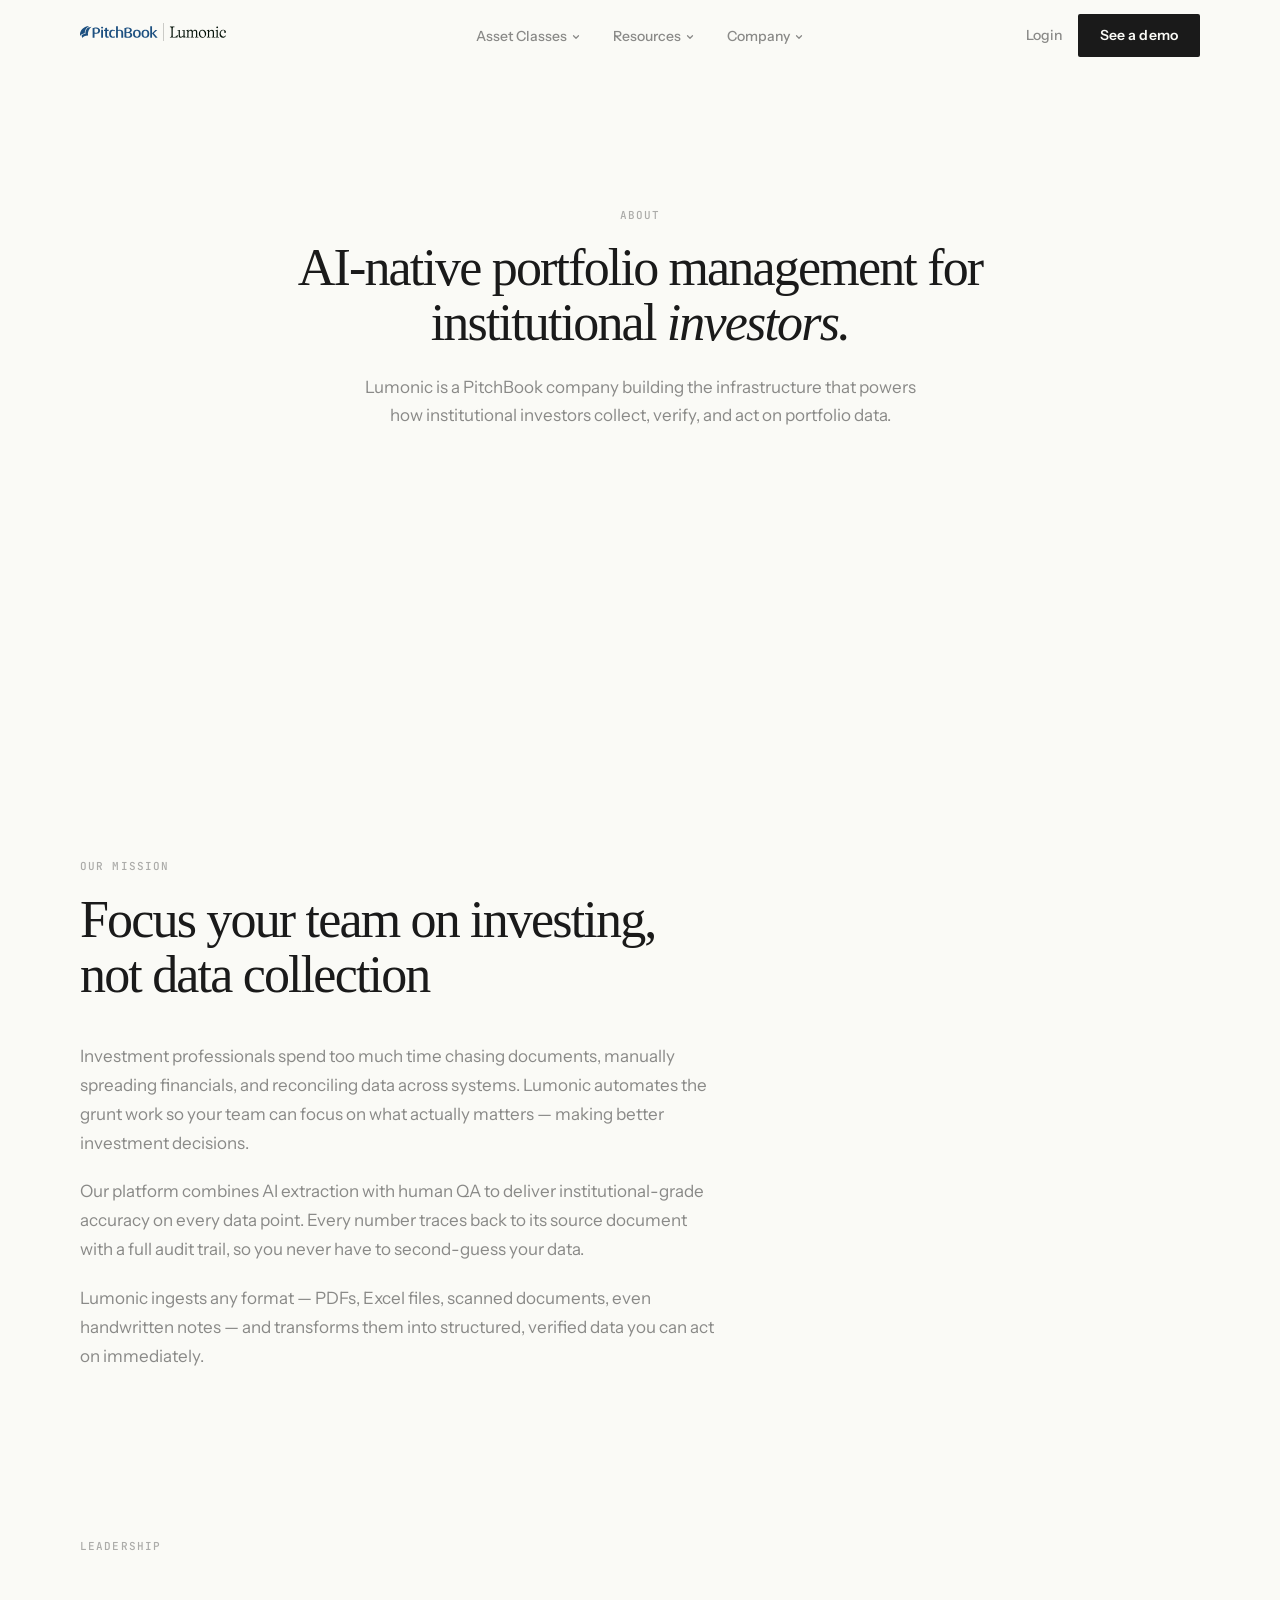
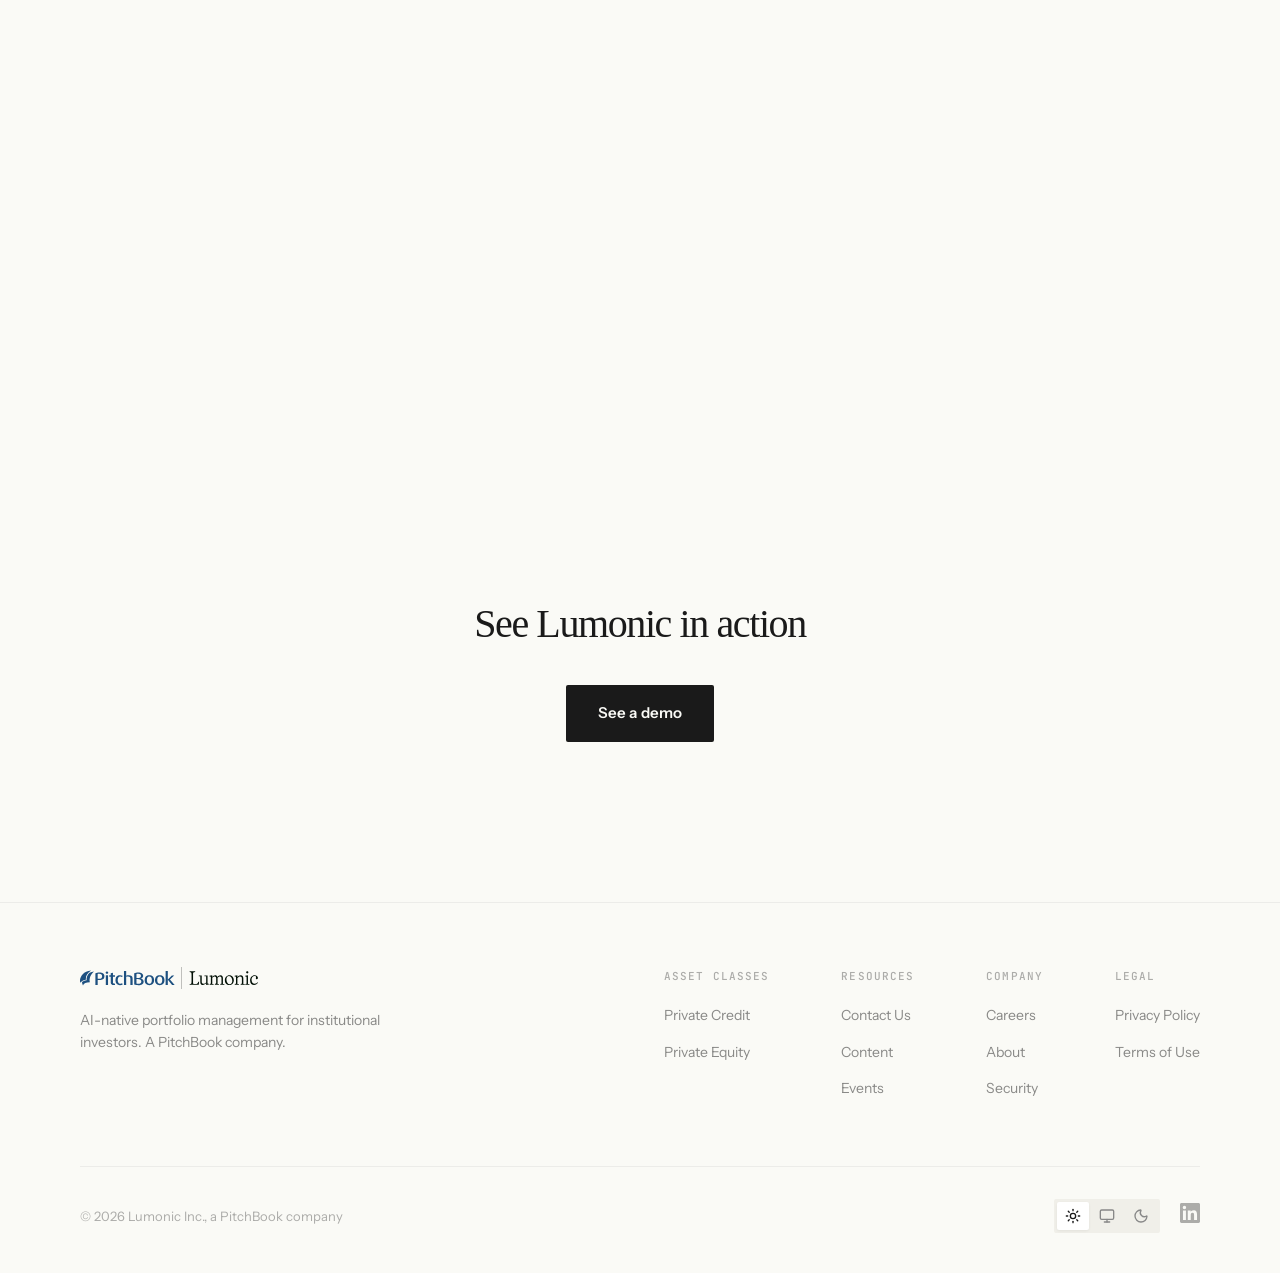
<file: about.html>
<!DOCTYPE html>
<html lang="en">
<head>
<meta charset="UTF-8">
<meta name="viewport" content="width=device-width, initial-scale=1.0">
<title>Lumonic — About Us</title>
<link rel="preconnect" href="https://fonts.googleapis.com">
<link rel="preconnect" href="https://fonts.gstatic.com" crossorigin>
<link href="https://fonts.googleapis.com/css2?family=Instrument+Sans:ital,wght@0,400;0,500;0,600;0,700;1,400;1,500&family=JetBrains+Mono:wght@400;500&display=swap" rel="stylesheet">
<link rel="stylesheet" href="css/styles.css">
<style>
/* ── Hero (centered variant) ── */
.page-hero {
  padding: 200px 0 80px;
  text-align: center;
}
.page-hero h1 {
  font-size: 52px;
  max-width: 720px;
  margin: 0 auto;
}
.page-hero h1 em {
  font-style: italic;
}
.page-hero .hero-sub {
  max-width: 560px;
  margin: 24px auto 0;
  font-size: 17px;
  color: var(--text-soft);
  line-height: 1.6;
}

/* ── Stats ── */
.stats-section {
  padding: 0 0 160px;
}
.stats-grid {
  display: grid;
  grid-template-columns: repeat(3, 1fr);
  gap: 24px;
}
.stat-card {
  background: var(--bg-card);
  border: 1px solid var(--border);
  border-radius: 2px;
  padding: 48px 40px;
  text-align: center;
}
.stat-number {
  font-family: 'JetBrains Mono', monospace;
  font-size: 48px;
  font-weight: 500;
  letter-spacing: -0.03em;
  line-height: 1;
  margin-bottom: 12px;
}
.stat-label {
  font-size: 15px;
  color: var(--text-soft);
}

/* ── Mission ── */
.mission-section {
  padding: 0 0 160px;
}
.mission-section h2 {
  font-size: 52px;
  max-width: 640px;
  margin-bottom: 40px;
}
.mission-body {
  max-width: 640px;
  font-size: 17px;
  color: var(--text-soft);
  line-height: 1.7;
}
.mission-body p + p {
  margin-top: 20px;
}

/* ── Leadership ── */
.leadership-section {
  padding: 0 0 160px;
}
.team-grid {
  display: grid;
  grid-template-columns: repeat(4, 1fr);
  gap: 24px;
  margin-top: 64px;
}
.team-card {
  background: var(--bg-card);
  border: 1px solid var(--border);
  border-radius: 2px;
  padding: 40px 32px;
  text-align: center;
}
.team-avatar {
  width: 80px;
  height: 80px;
  background: var(--bg-elevated);
  border-radius: 2px;
  display: flex;
  align-items: center;
  justify-content: center;
  margin: 0 auto 24px;
  font-family: 'JetBrains Mono', monospace;
  font-size: 20px;
  font-weight: 500;
  color: var(--text-muted);
}
.team-name {
  font-family: 'Office Times Round', Georgia, 'Times New Roman', serif;
  font-size: 20px;
  font-weight: 400;
  letter-spacing: -0.02em;
  margin-bottom: 6px;
}
.team-title {
  font-size: 14px;
  color: var(--text-muted);
}

/* ── Bottom CTA ── */
.cta-section {
  padding: 160px 0;
  text-align: center;
}
.cta-section h2 {
  font-size: 40px;
  margin-bottom: 32px;
}
.cta-section .btn {
  margin-top: 8px;
}

@media (max-width: 768px) {
  .page-hero {
    padding: 140px 0 60px;
  }
  .page-hero h1 {
    font-size: 36px;
  }
  .stats-grid {
    grid-template-columns: 1fr;
  }
  .stat-number {
    font-size: 36px;
  }
  .mission-section h2 {
    font-size: 36px;
  }
  .team-grid {
    grid-template-columns: repeat(2, 1fr);
  }
  .cta-section {
    padding: 100px 0;
  }
  .cta-section h2 {
    font-size: 28px;
  }
}
</style>
</head>
<body>

<div class="nav-backdrop" id="navBackdrop"></div>
<nav class="nav" id="nav">
  <div class="nav-left">
    <a href="index.html"><img src="logos/Lumonic_Logo.svg" alt="Lumonic" style="height: 18px; filter: var(--logo-filter); opacity: var(--logo-opacity);"></a>
  </div>
  <ul class="nav-links">
    <li>
      <span>Asset Classes <svg class="nav-chevron" viewBox="0 0 10 10" fill="none"><path d="M2.5 3.75L5 6.25L7.5 3.75" stroke="currentColor" stroke-width="1.2" stroke-linecap="round" stroke-linejoin="round"/></svg></span>
      <div class="nav-dropdown"><div class="nav-dropdown-inner">
        <a href="private-credit.html">Private Credit</a>
        <a href="private-equity.html">Private Equity</a>
      </div></div>
    </li>
    <li>
      <span>Resources <svg class="nav-chevron" viewBox="0 0 10 10" fill="none"><path d="M2.5 3.75L5 6.25L7.5 3.75" stroke="currentColor" stroke-width="1.2" stroke-linecap="round" stroke-linejoin="round"/></svg></span>
      <div class="nav-dropdown"><div class="nav-dropdown-inner">
        <a href="content.html">Content</a>
        <a href="events.html">Events</a>
      </div></div>
    </li>
    <li>
      <span>Company <svg class="nav-chevron" viewBox="0 0 10 10" fill="none"><path d="M2.5 3.75L5 6.25L7.5 3.75" stroke="currentColor" stroke-width="1.2" stroke-linecap="round" stroke-linejoin="round"/></svg></span>
      <div class="nav-dropdown"><div class="nav-dropdown-inner">
        <a href="about.html">About Us</a>
        <a href="contact.html">Contact</a>
        <a href="careers.html">Careers</a>
      </div></div>
    </li>
  </ul>
  <div class="nav-right">
    <a href="#" class="login-link">Login</a>
    <a href="contact.html" class="btn btn-primary">See a demo</a>
  </div>
</nav>

<!-- HERO -->
<section class="page-hero">
  <div class="container reveal">
    <span class="section-label">ABOUT</span>
    <h1>AI-native portfolio management for institutional <em>investors.</em></h1>
    <p class="hero-sub">Lumonic is a PitchBook company building the infrastructure that powers how institutional investors collect, verify, and act on portfolio data.</p>
  </div>
</section>

<!-- STATS -->
<section class="stats-section">
  <div class="container">
    <div class="stats-grid">
      <div class="stat-card reveal-child">
        <div class="stat-number">3,000+</div>
        <div class="stat-label">Companies monitored</div>
      </div>
      <div class="stat-card reveal-child">
        <div class="stat-number">98–99%</div>
        <div class="stat-label">Data accuracy</div>
      </div>
      <div class="stat-card reveal-child">
        <div class="stat-number">48hr</div>
        <div class="stat-label">SLA on every extraction</div>
      </div>
    </div>
  </div>
</section>

<!-- MISSION -->
<section class="mission-section">
  <div class="container reveal">
    <span class="section-label">OUR MISSION</span>
    <h2>Focus your team on investing, not data collection</h2>
    <div class="mission-body">
      <p>Investment professionals spend too much time chasing documents, manually spreading financials, and reconciling data across systems. Lumonic automates the grunt work so your team can focus on what actually matters — making better investment decisions.</p>
      <p>Our platform combines AI extraction with human QA to deliver institutional-grade accuracy on every data point. Every number traces back to its source document with a full audit trail, so you never have to second-guess your data.</p>
      <p>Lumonic ingests any format — PDFs, Excel files, scanned documents, even handwritten notes — and transforms them into structured, verified data you can act on immediately.</p>
    </div>
  </div>
</section>

<!-- LEADERSHIP -->
<section class="leadership-section">
  <div class="container">
    <div class="reveal">
      <span class="section-label">LEADERSHIP</span>
    </div>
    <div class="team-grid">
      <div class="team-card reveal-child">
        <div class="team-avatar">TM</div>
        <div class="team-name">Team Member</div>
        <div class="team-title">CEO</div>
      </div>
      <div class="team-card reveal-child">
        <div class="team-avatar">TM</div>
        <div class="team-name">Team Member</div>
        <div class="team-title">CTO</div>
      </div>
      <div class="team-card reveal-child">
        <div class="team-avatar">TM</div>
        <div class="team-name">Team Member</div>
        <div class="team-title">VP Engineering</div>
      </div>
      <div class="team-card reveal-child">
        <div class="team-avatar">TM</div>
        <div class="team-name">Team Member</div>
        <div class="team-title">VP Product</div>
      </div>
    </div>
  </div>
</section>

<!-- BOTTOM CTA -->
<section class="cta-section">
  <div class="container reveal">
    <h2>See Lumonic in action</h2>
    <a href="contact.html" class="btn btn-primary">See a demo</a>
  </div>
</section>

<!-- FOOTER -->
<footer class="footer">
  <div class="container">
    <div class="footer-top">
      <div class="footer-brand">
        <div><img src="logos/Lumonic_Logo.svg" alt="Lumonic" style="height: 22px; filter: var(--logo-filter); opacity: var(--logo-opacity);"></div>
        <p class="footer-brand-tagline">AI-native portfolio management for institutional investors. A PitchBook company.</p>
      </div>
      <div class="footer-columns">
        <div class="footer-col">
          <h4>Asset Classes</h4>
          <ul>
            <li><a href="private-credit.html">Private Credit</a></li>
            <li><a href="private-equity.html">Private Equity</a></li>
          </ul>
        </div>
        <div class="footer-col">
          <h4>Resources</h4>
          <ul>
            <li><a href="contact.html">Contact Us</a></li>
            <li><a href="content.html">Content</a></li>
            <li><a href="events.html">Events</a></li>
          </ul>
        </div>
        <div class="footer-col">
          <h4>Company</h4>
          <ul>
            <li><a href="careers.html">Careers</a></li>
            <li><a href="about.html">About</a></li>
            <li><a href="#">Security</a></li>
          </ul>
        </div>
        <div class="footer-col">
          <h4>Legal</h4>
          <ul>
            <li><a href="#">Privacy Policy</a></li>
            <li><a href="#">Terms of Use</a></li>
          </ul>
        </div>
      </div>
    </div>
    <div class="footer-bottom">
      <span class="footer-copy">&copy; 2026 Lumonic Inc., a PitchBook company</span>
      <div style="display:flex;align-items:center;gap:20px;">
        <div class="theme-switcher" id="themeSwitcher">
          <button data-theme="light" class="active" aria-label="Light mode"><svg width="16" height="16" viewBox="0 0 24 24" fill="none" stroke="currentColor" stroke-width="2" stroke-linecap="round" stroke-linejoin="round"><circle cx="12" cy="12" r="4"/><path d="M12 2v2"/><path d="M12 20v2"/><path d="m4.93 4.93 1.41 1.41"/><path d="m17.66 17.66 1.41 1.41"/><path d="M2 12h2"/><path d="M20 12h2"/><path d="m6.34 17.66-1.41 1.41"/><path d="m19.07 4.93-1.41 1.41"/></svg></button>
          <button data-theme="system" aria-label="System preference"><svg width="16" height="16" viewBox="0 0 24 24" fill="none" stroke="currentColor" stroke-width="2" stroke-linecap="round" stroke-linejoin="round"><rect width="20" height="14" x="2" y="3" rx="2"/><line x1="8" x2="16" y1="21" y2="21"/><line x1="12" x2="12" y1="17" y2="21"/></svg></button>
          <button data-theme="dark" aria-label="Dark mode"><svg width="16" height="16" viewBox="0 0 24 24" fill="none" stroke="currentColor" stroke-width="2" stroke-linecap="round" stroke-linejoin="round"><path d="M20.985 12.486a9 9 0 1 1-9.473-9.472c.405-.022.617.46.402.803a6 6 0 0 0 8.268 8.268c.344-.215.825-.004.803.401"/></svg></button>
        </div>
        <div class="footer-social">
          <a href="#" aria-label="LinkedIn">
            <svg width="20" height="20" viewBox="0 0 24 24" fill="currentColor"><path d="M20.447 20.452h-3.554v-5.569c0-1.328-.027-3.037-1.852-3.037-1.853 0-2.136 1.445-2.136 2.939v5.667H9.351V9h3.414v1.561h.046c.477-.9 1.637-1.85 3.37-1.85 3.601 0 4.267 2.37 4.267 5.455v6.286zM5.337 7.433a2.062 2.062 0 01-2.063-2.065 2.064 2.064 0 112.063 2.065zm1.782 13.019H3.555V9h3.564v11.452zM22.225 0H1.771C.792 0 0 .774 0 1.729v20.542C0 23.227.792 24 1.771 24h20.451C23.2 24 24 23.227 24 22.271V1.729C24 .774 23.2 0 22.222 0h.003z"/></svg>
          </a>
        </div>
      </div>
    </div>
  </div>
</footer>

<script src="js/main.js"></script>
</body>
</html>
</file>
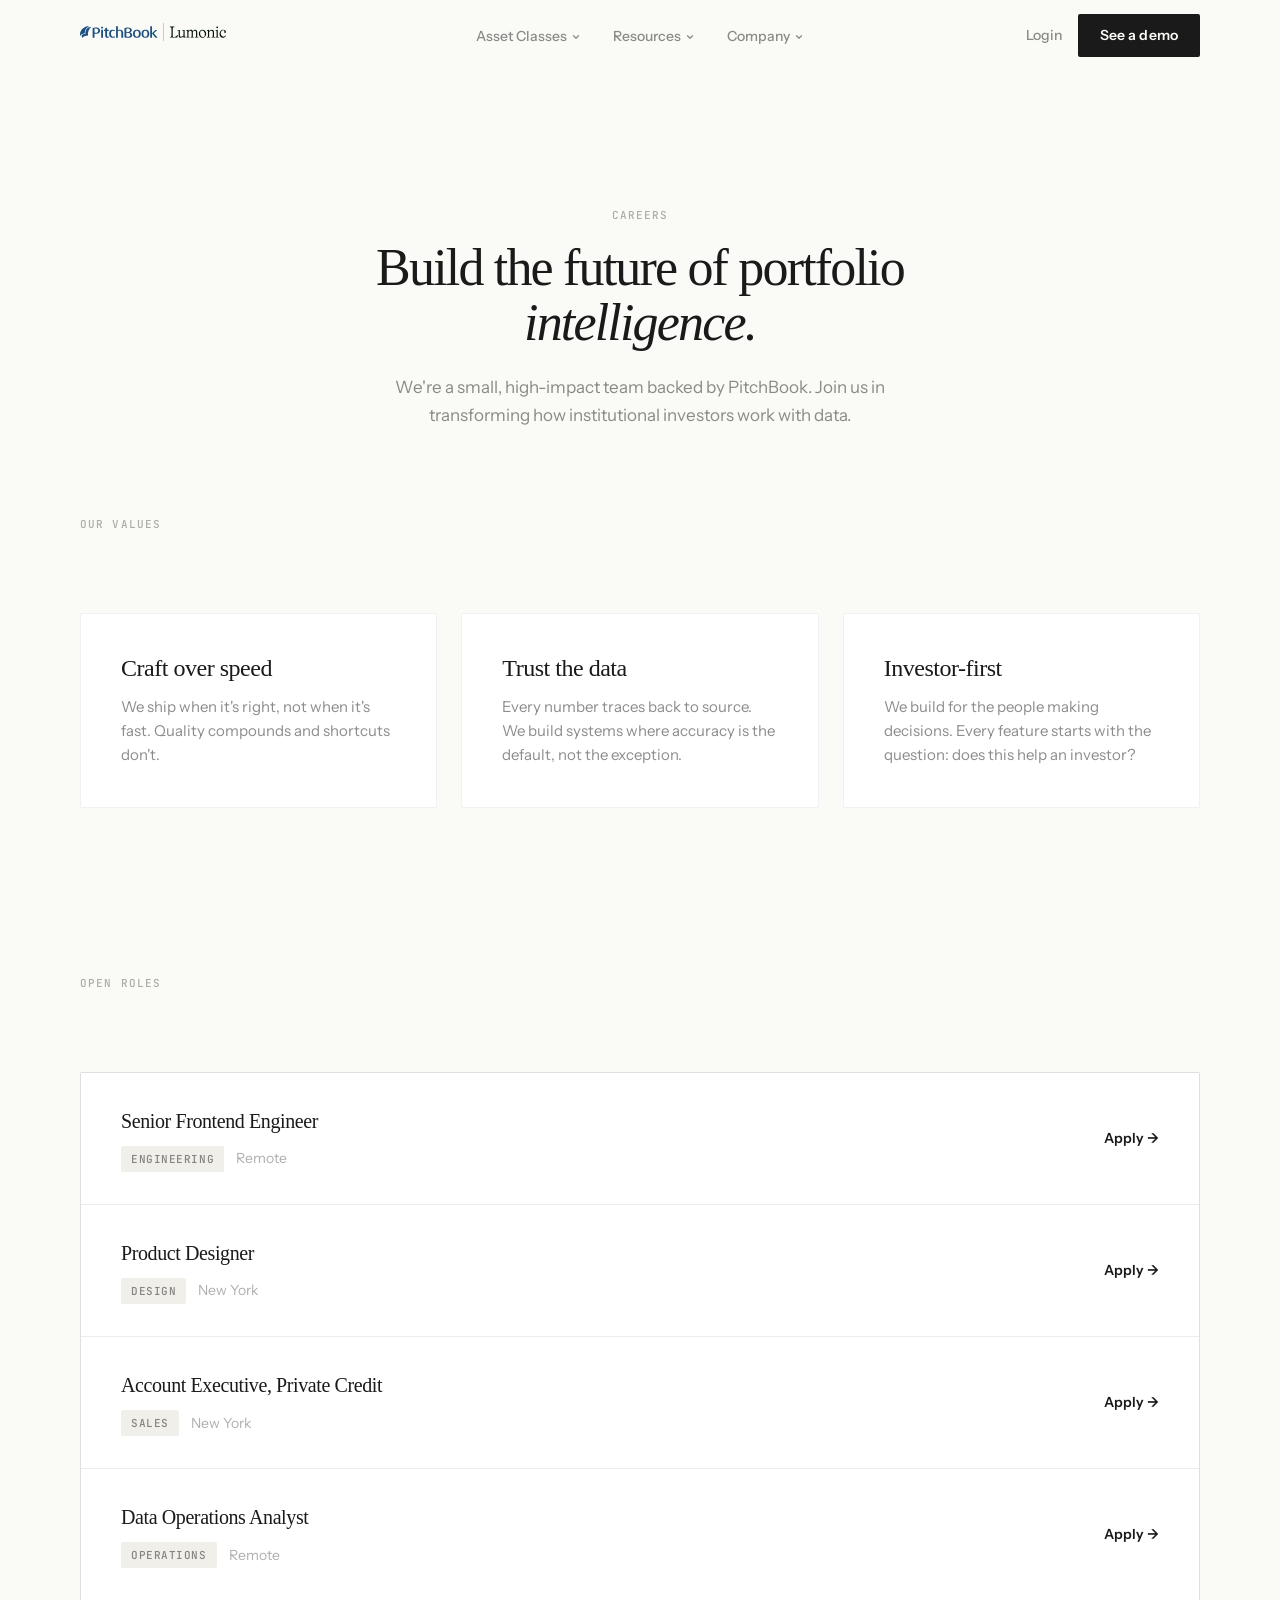
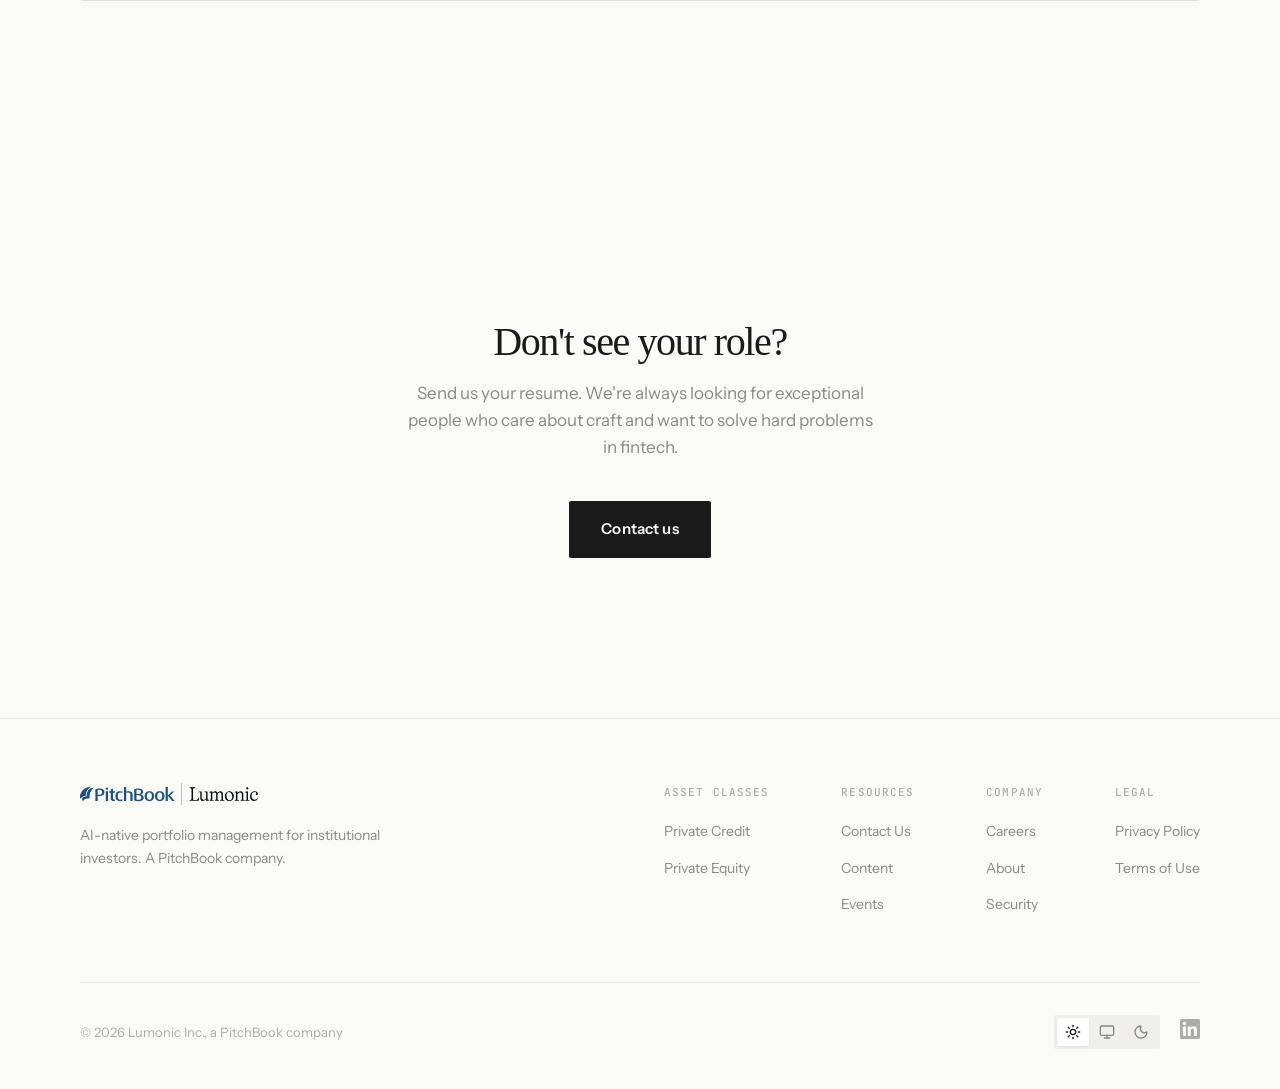
<file: careers.html>
<!DOCTYPE html>
<html lang="en">
<head>
<meta charset="UTF-8">
<meta name="viewport" content="width=device-width, initial-scale=1.0">
<title>Lumonic — Careers</title>
<link rel="preconnect" href="https://fonts.googleapis.com">
<link rel="preconnect" href="https://fonts.gstatic.com" crossorigin>
<link href="https://fonts.googleapis.com/css2?family=Instrument+Sans:ital,wght@0,400;0,500;0,600;0,700;1,400;1,500&family=JetBrains+Mono:wght@400;500&display=swap" rel="stylesheet">
<link rel="stylesheet" href="css/styles.css">
<style>
/* ── Hero (centered variant) ── */
.page-hero {
  padding: 200px 0 80px;
  text-align: center;
}
.page-hero h1 {
  font-size: 52px;
  max-width: 720px;
  margin: 0 auto;
}
.page-hero h1 em {
  font-style: italic;
}
.page-hero .hero-sub {
  max-width: 560px;
  margin: 24px auto 0;
  font-size: 17px;
  color: var(--text-soft);
  line-height: 1.6;
}

/* ── Values ── */
.values-section {
  padding: 0 0 160px;
}
.values-grid {
  display: grid;
  grid-template-columns: repeat(3, 1fr);
  gap: 24px;
  margin-top: 64px;
}
.value-card {
  background: var(--bg-card);
  border: 1px solid var(--border);
  border-radius: 2px;
  padding: 40px;
  transition: border-color 0.2s ease, box-shadow 0.2s ease;
}
.value-card:hover {
  border-color: var(--border-strong);
  box-shadow: 0 4px 20px rgba(0,0,0,0.04);
}
.value-card h3 {
  font-family: 'Office Times Round', Georgia, 'Times New Roman', serif;
  font-size: 24px;
  font-weight: 400;
  letter-spacing: -0.02em;
  margin-bottom: 12px;
  line-height: 1.2;
}
.value-card p {
  font-size: 15px;
  color: var(--text-soft);
  line-height: 1.6;
}

/* ── Open Roles ── */
.roles-section {
  padding: 0 0 160px;
}
.jobs-grid {
  display: flex;
  flex-direction: column;
  gap: 1px;
  margin-top: 64px;
  background: var(--border);
  border: 1px solid var(--border);
  border-radius: 2px;
  overflow: hidden;
}
.job-card {
  background: var(--bg-card);
  padding: 32px 40px;
  display: flex;
  align-items: center;
  justify-content: space-between;
  gap: 24px;
  transition: background 0.2s ease;
}
.job-card:hover {
  background: var(--bg-elevated);
}
.job-info {
  display: flex;
  flex-direction: column;
  gap: 8px;
}
.job-title {
  font-family: 'Office Times Round', Georgia, 'Times New Roman', serif;
  font-size: 20px;
  font-weight: 400;
  letter-spacing: -0.02em;
}
.job-meta {
  display: flex;
  align-items: center;
  gap: 12px;
}
.job-dept {
  font-family: 'JetBrains Mono', monospace;
  font-size: 11px;
  font-weight: 500;
  letter-spacing: 0.05em;
  text-transform: uppercase;
  color: var(--text-soft);
  background: var(--bg-elevated);
  padding: 4px 10px;
  border-radius: 2px;
}
.job-location {
  font-size: 14px;
  color: var(--text-muted);
}
.job-apply {
  font-size: 14px;
  font-weight: 600;
  color: var(--text);
  white-space: nowrap;
  transition: opacity 0.2s;
}
.job-apply:hover {
  opacity: 0.7;
}

/* ── Bottom CTA ── */
.cta-section {
  padding: 160px 0;
  text-align: center;
}
.cta-section h2 {
  font-size: 40px;
  margin-bottom: 16px;
}
.cta-section p {
  font-size: 17px;
  color: var(--text-soft);
  max-width: 480px;
  margin: 0 auto 32px;
  line-height: 1.6;
}
.cta-section .btn {
  margin-top: 8px;
}

@media (max-width: 768px) {
  .page-hero {
    padding: 140px 0 60px;
  }
  .page-hero h1 {
    font-size: 36px;
  }
  .values-grid {
    grid-template-columns: 1fr;
  }
  .job-card {
    flex-direction: column;
    align-items: flex-start;
    padding: 28px;
  }
  .cta-section {
    padding: 100px 0;
  }
  .cta-section h2 {
    font-size: 28px;
  }
}
</style>
</head>
<body>

<div class="nav-backdrop" id="navBackdrop"></div>
<nav class="nav" id="nav">
  <div class="nav-left">
    <a href="index.html"><img src="logos/Lumonic_Logo.svg" alt="Lumonic" style="height: 18px; filter: var(--logo-filter); opacity: var(--logo-opacity);"></a>
  </div>
  <ul class="nav-links">
    <li>
      <span>Asset Classes <svg class="nav-chevron" viewBox="0 0 10 10" fill="none"><path d="M2.5 3.75L5 6.25L7.5 3.75" stroke="currentColor" stroke-width="1.2" stroke-linecap="round" stroke-linejoin="round"/></svg></span>
      <div class="nav-dropdown"><div class="nav-dropdown-inner">
        <a href="private-credit.html">Private Credit</a>
        <a href="private-equity.html">Private Equity</a>
      </div></div>
    </li>
    <li>
      <span>Resources <svg class="nav-chevron" viewBox="0 0 10 10" fill="none"><path d="M2.5 3.75L5 6.25L7.5 3.75" stroke="currentColor" stroke-width="1.2" stroke-linecap="round" stroke-linejoin="round"/></svg></span>
      <div class="nav-dropdown"><div class="nav-dropdown-inner">
        <a href="content.html">Content</a>
        <a href="events.html">Events</a>
      </div></div>
    </li>
    <li>
      <span>Company <svg class="nav-chevron" viewBox="0 0 10 10" fill="none"><path d="M2.5 3.75L5 6.25L7.5 3.75" stroke="currentColor" stroke-width="1.2" stroke-linecap="round" stroke-linejoin="round"/></svg></span>
      <div class="nav-dropdown"><div class="nav-dropdown-inner">
        <a href="about.html">About Us</a>
        <a href="contact.html">Contact</a>
        <a href="careers.html">Careers</a>
      </div></div>
    </li>
  </ul>
  <div class="nav-right">
    <a href="#" class="login-link">Login</a>
    <a href="contact.html" class="btn btn-primary">See a demo</a>
  </div>
</nav>

<!-- HERO -->
<section class="page-hero">
  <div class="container reveal">
    <span class="section-label">CAREERS</span>
    <h1>Build the future of portfolio <em>intelligence.</em></h1>
    <p class="hero-sub">We're a small, high-impact team backed by PitchBook. Join us in transforming how institutional investors work with data.</p>
  </div>
</section>

<!-- VALUES -->
<section class="values-section">
  <div class="container">
    <div class="reveal">
      <span class="section-label">OUR VALUES</span>
    </div>
    <div class="values-grid">
      <div class="value-card reveal-child">
        <h3>Craft over speed</h3>
        <p>We ship when it's right, not when it's fast. Quality compounds and shortcuts don't.</p>
      </div>
      <div class="value-card reveal-child">
        <h3>Trust the data</h3>
        <p>Every number traces back to source. We build systems where accuracy is the default, not the exception.</p>
      </div>
      <div class="value-card reveal-child">
        <h3>Investor-first</h3>
        <p>We build for the people making decisions. Every feature starts with the question: does this help an investor?</p>
      </div>
    </div>
  </div>
</section>

<!-- OPEN ROLES -->
<section class="roles-section">
  <div class="container">
    <div class="reveal">
      <span class="section-label">OPEN ROLES</span>
    </div>
    <div class="jobs-grid">
      <div class="job-card reveal-child">
        <div class="job-info">
          <div class="job-title">Senior Frontend Engineer</div>
          <div class="job-meta">
            <span class="job-dept">Engineering</span>
            <span class="job-location">Remote</span>
          </div>
        </div>
        <a href="#" class="job-apply">Apply &rarr;</a>
      </div>
      <div class="job-card reveal-child">
        <div class="job-info">
          <div class="job-title">Product Designer</div>
          <div class="job-meta">
            <span class="job-dept">Design</span>
            <span class="job-location">New York</span>
          </div>
        </div>
        <a href="#" class="job-apply">Apply &rarr;</a>
      </div>
      <div class="job-card reveal-child">
        <div class="job-info">
          <div class="job-title">Account Executive, Private Credit</div>
          <div class="job-meta">
            <span class="job-dept">Sales</span>
            <span class="job-location">New York</span>
          </div>
        </div>
        <a href="#" class="job-apply">Apply &rarr;</a>
      </div>
      <div class="job-card reveal-child">
        <div class="job-info">
          <div class="job-title">Data Operations Analyst</div>
          <div class="job-meta">
            <span class="job-dept">Operations</span>
            <span class="job-location">Remote</span>
          </div>
        </div>
        <a href="#" class="job-apply">Apply &rarr;</a>
      </div>
    </div>
  </div>
</section>

<!-- BOTTOM CTA -->
<section class="cta-section">
  <div class="container reveal">
    <h2>Don't see your role?</h2>
    <p>Send us your resume. We're always looking for exceptional people who care about craft and want to solve hard problems in fintech.</p>
    <a href="contact.html" class="btn btn-primary">Contact us</a>
  </div>
</section>

<!-- FOOTER -->
<footer class="footer">
  <div class="container">
    <div class="footer-top">
      <div class="footer-brand">
        <div><img src="logos/Lumonic_Logo.svg" alt="Lumonic" style="height: 22px; filter: var(--logo-filter); opacity: var(--logo-opacity);"></div>
        <p class="footer-brand-tagline">AI-native portfolio management for institutional investors. A PitchBook company.</p>
      </div>
      <div class="footer-columns">
        <div class="footer-col">
          <h4>Asset Classes</h4>
          <ul>
            <li><a href="private-credit.html">Private Credit</a></li>
            <li><a href="private-equity.html">Private Equity</a></li>
          </ul>
        </div>
        <div class="footer-col">
          <h4>Resources</h4>
          <ul>
            <li><a href="contact.html">Contact Us</a></li>
            <li><a href="content.html">Content</a></li>
            <li><a href="events.html">Events</a></li>
          </ul>
        </div>
        <div class="footer-col">
          <h4>Company</h4>
          <ul>
            <li><a href="careers.html">Careers</a></li>
            <li><a href="about.html">About</a></li>
            <li><a href="#">Security</a></li>
          </ul>
        </div>
        <div class="footer-col">
          <h4>Legal</h4>
          <ul>
            <li><a href="#">Privacy Policy</a></li>
            <li><a href="#">Terms of Use</a></li>
          </ul>
        </div>
      </div>
    </div>
    <div class="footer-bottom">
      <span class="footer-copy">&copy; 2026 Lumonic Inc., a PitchBook company</span>
      <div style="display:flex;align-items:center;gap:20px;">
        <div class="theme-switcher" id="themeSwitcher">
          <button data-theme="light" class="active" aria-label="Light mode"><svg width="16" height="16" viewBox="0 0 24 24" fill="none" stroke="currentColor" stroke-width="2" stroke-linecap="round" stroke-linejoin="round"><circle cx="12" cy="12" r="4"/><path d="M12 2v2"/><path d="M12 20v2"/><path d="m4.93 4.93 1.41 1.41"/><path d="m17.66 17.66 1.41 1.41"/><path d="M2 12h2"/><path d="M20 12h2"/><path d="m6.34 17.66-1.41 1.41"/><path d="m19.07 4.93-1.41 1.41"/></svg></button>
          <button data-theme="system" aria-label="System preference"><svg width="16" height="16" viewBox="0 0 24 24" fill="none" stroke="currentColor" stroke-width="2" stroke-linecap="round" stroke-linejoin="round"><rect width="20" height="14" x="2" y="3" rx="2"/><line x1="8" x2="16" y1="21" y2="21"/><line x1="12" x2="12" y1="17" y2="21"/></svg></button>
          <button data-theme="dark" aria-label="Dark mode"><svg width="16" height="16" viewBox="0 0 24 24" fill="none" stroke="currentColor" stroke-width="2" stroke-linecap="round" stroke-linejoin="round"><path d="M20.985 12.486a9 9 0 1 1-9.473-9.472c.405-.022.617.46.402.803a6 6 0 0 0 8.268 8.268c.344-.215.825-.004.803.401"/></svg></button>
        </div>
        <div class="footer-social">
          <a href="#" aria-label="LinkedIn">
            <svg width="20" height="20" viewBox="0 0 24 24" fill="currentColor"><path d="M20.447 20.452h-3.554v-5.569c0-1.328-.027-3.037-1.852-3.037-1.853 0-2.136 1.445-2.136 2.939v5.667H9.351V9h3.414v1.561h.046c.477-.9 1.637-1.85 3.37-1.85 3.601 0 4.267 2.37 4.267 5.455v6.286zM5.337 7.433a2.062 2.062 0 01-2.063-2.065 2.064 2.064 0 112.063 2.065zm1.782 13.019H3.555V9h3.564v11.452zM22.225 0H1.771C.792 0 0 .774 0 1.729v20.542C0 23.227.792 24 1.771 24h20.451C23.2 24 24 23.227 24 22.271V1.729C24 .774 23.2 0 22.222 0h.003z"/></svg>
          </a>
        </div>
      </div>
    </div>
  </div>
</footer>

<script src="js/main.js"></script>
</body>
</html>
</file>
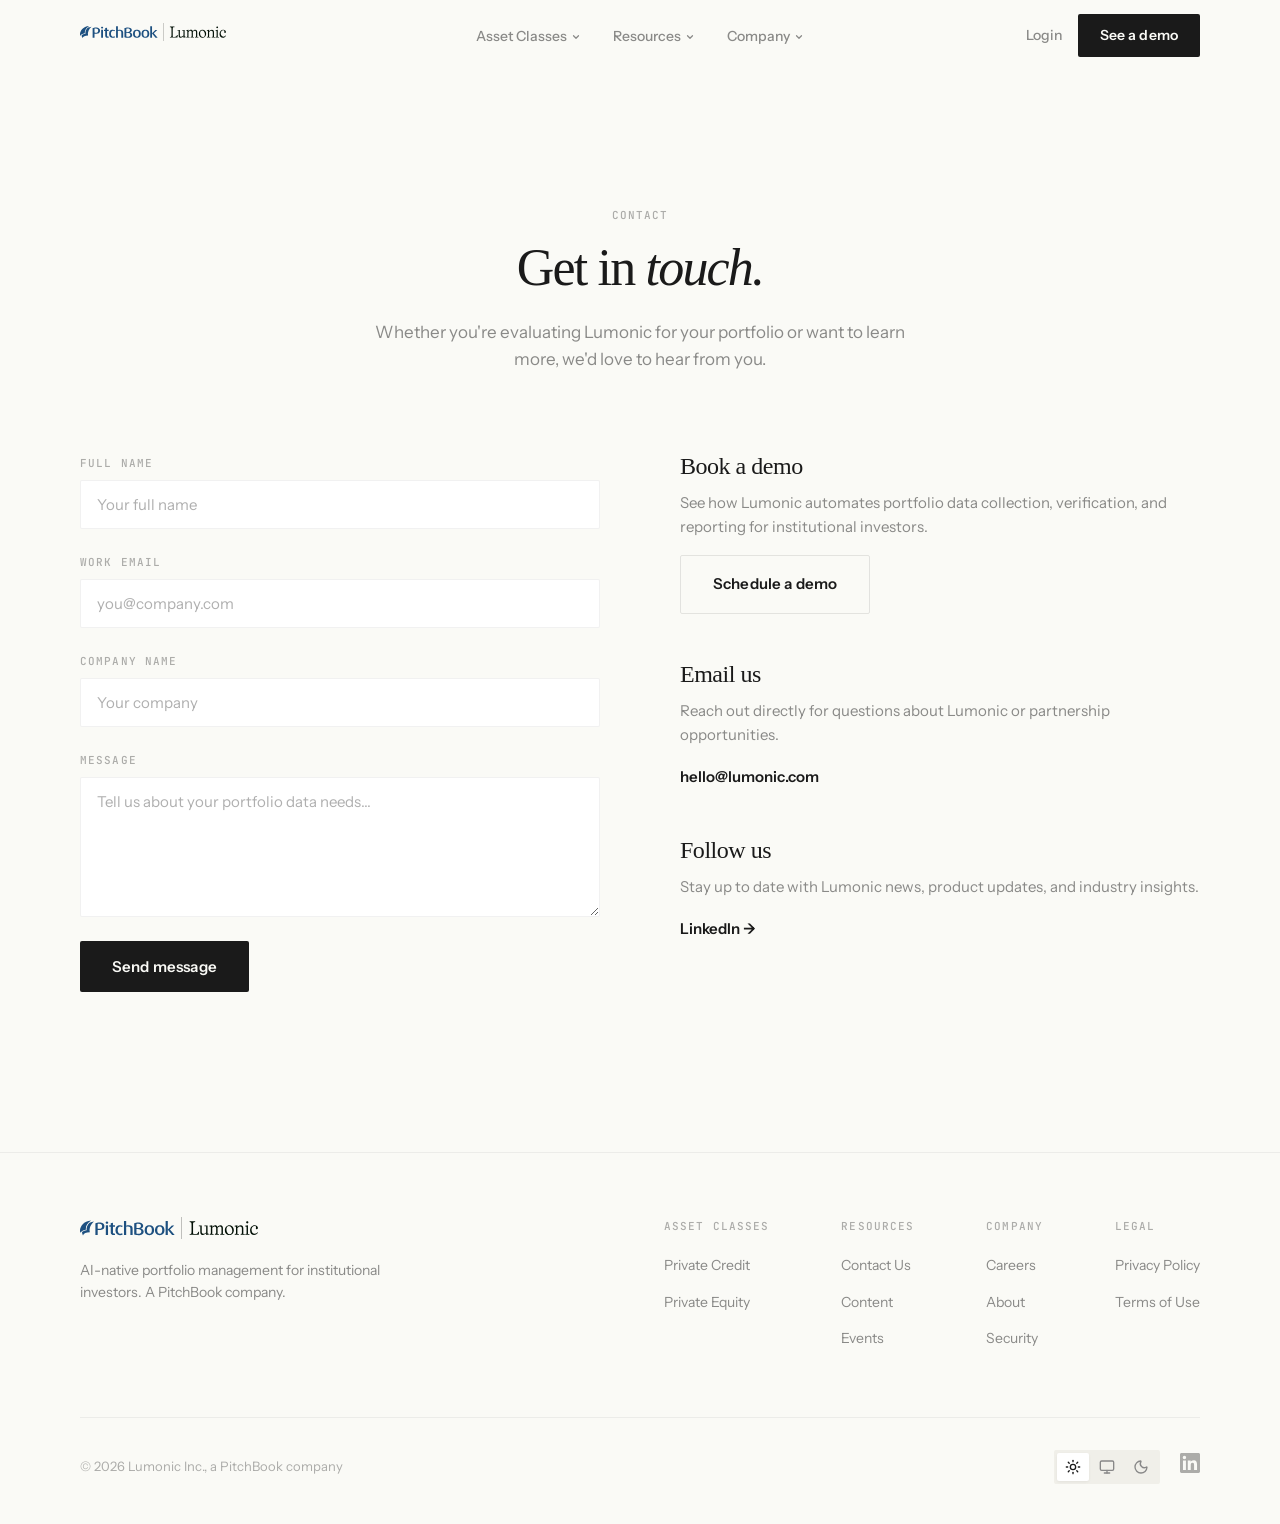
<file: contact.html>
<!DOCTYPE html>
<html lang="en">
<head>
<meta charset="UTF-8">
<meta name="viewport" content="width=device-width, initial-scale=1.0">
<title>Lumonic — Contact</title>
<link rel="preconnect" href="https://fonts.googleapis.com">
<link rel="preconnect" href="https://fonts.gstatic.com" crossorigin>
<link href="https://fonts.googleapis.com/css2?family=Instrument+Sans:ital,wght@0,400;0,500;0,600;0,700;1,400;1,500&family=JetBrains+Mono:wght@400;500&display=swap" rel="stylesheet">
<link rel="stylesheet" href="css/styles.css">
<style>
/* ── Hero (centered variant) ── */
.page-hero {
  padding: 200px 0 80px;
  text-align: center;
}
.page-hero h1 {
  font-size: 52px;
  max-width: 720px;
  margin: 0 auto;
}
.page-hero h1 em {
  font-style: italic;
}
.page-hero .hero-sub {
  max-width: 560px;
  margin: 24px auto 0;
  font-size: 17px;
  color: var(--text-soft);
  line-height: 1.6;
}

/* ── Contact Layout ── */
.contact-section {
  padding: 0 0 160px;
}
.contact-grid {
  display: grid;
  grid-template-columns: 1fr 1fr;
  gap: 80px;
  align-items: start;
}

/* ── Form ── */
.contact-form {
  display: flex;
  flex-direction: column;
  gap: 24px;
}
.form-group {
  display: flex;
  flex-direction: column;
  gap: 8px;
}
.form-group label {
  font-family: 'JetBrains Mono', monospace;
  font-size: 11px;
  font-weight: 500;
  letter-spacing: 0.1em;
  text-transform: uppercase;
  color: var(--text-muted);
}
.form-group input,
.form-group textarea {
  background: var(--bg-card);
  border: 1px solid var(--border);
  border-radius: 2px;
  padding: 14px 16px;
  font-family: 'Instrument Sans', sans-serif;
  font-size: 15px;
  color: var(--text);
  outline: none;
  transition: border-color 0.2s ease;
}
.form-group input:focus,
.form-group textarea:focus {
  border-color: var(--border-strong);
}
.form-group textarea {
  resize: vertical;
  min-height: 140px;
}
.form-group input::placeholder,
.form-group textarea::placeholder {
  color: var(--text-muted);
}

/* ── Contact Info (right column) ── */
.contact-info {
  display: flex;
  flex-direction: column;
  gap: 48px;
}
.contact-info-block h3 {
  font-family: 'Office Times Round', Georgia, 'Times New Roman', serif;
  font-size: 24px;
  font-weight: 400;
  letter-spacing: -0.02em;
  margin-bottom: 12px;
}
.contact-info-block p {
  font-size: 15px;
  color: var(--text-soft);
  line-height: 1.6;
  margin-bottom: 16px;
}
.contact-info-block a.info-link {
  font-size: 15px;
  color: var(--text);
  font-weight: 600;
  transition: opacity 0.2s;
}
.contact-info-block a.info-link:hover {
  opacity: 0.7;
}

@media (max-width: 768px) {
  .page-hero {
    padding: 140px 0 60px;
  }
  .page-hero h1 {
    font-size: 36px;
  }
  .contact-grid {
    grid-template-columns: 1fr;
    gap: 60px;
  }
}
</style>
</head>
<body>

<div class="nav-backdrop" id="navBackdrop"></div>
<nav class="nav" id="nav">
  <div class="nav-left">
    <a href="index.html"><img src="logos/Lumonic_Logo.svg" alt="Lumonic" style="height: 18px; filter: var(--logo-filter); opacity: var(--logo-opacity);"></a>
  </div>
  <ul class="nav-links">
    <li>
      <span>Asset Classes <svg class="nav-chevron" viewBox="0 0 10 10" fill="none"><path d="M2.5 3.75L5 6.25L7.5 3.75" stroke="currentColor" stroke-width="1.2" stroke-linecap="round" stroke-linejoin="round"/></svg></span>
      <div class="nav-dropdown"><div class="nav-dropdown-inner">
        <a href="private-credit.html">Private Credit</a>
        <a href="private-equity.html">Private Equity</a>
      </div></div>
    </li>
    <li>
      <span>Resources <svg class="nav-chevron" viewBox="0 0 10 10" fill="none"><path d="M2.5 3.75L5 6.25L7.5 3.75" stroke="currentColor" stroke-width="1.2" stroke-linecap="round" stroke-linejoin="round"/></svg></span>
      <div class="nav-dropdown"><div class="nav-dropdown-inner">
        <a href="content.html">Content</a>
        <a href="events.html">Events</a>
      </div></div>
    </li>
    <li>
      <span>Company <svg class="nav-chevron" viewBox="0 0 10 10" fill="none"><path d="M2.5 3.75L5 6.25L7.5 3.75" stroke="currentColor" stroke-width="1.2" stroke-linecap="round" stroke-linejoin="round"/></svg></span>
      <div class="nav-dropdown"><div class="nav-dropdown-inner">
        <a href="about.html">About Us</a>
        <a href="contact.html">Contact</a>
        <a href="careers.html">Careers</a>
      </div></div>
    </li>
  </ul>
  <div class="nav-right">
    <a href="#" class="login-link">Login</a>
    <a href="contact.html" class="btn btn-primary">See a demo</a>
  </div>
</nav>

<!-- HERO -->
<section class="page-hero">
  <div class="container reveal">
    <span class="section-label">CONTACT</span>
    <h1>Get in <em>touch.</em></h1>
    <p class="hero-sub">Whether you're evaluating Lumonic for your portfolio or want to learn more, we'd love to hear from you.</p>
  </div>
</section>

<!-- CONTACT CONTENT -->
<section class="contact-section">
  <div class="container">
    <div class="contact-grid reveal">
      <!-- Left: Form -->
      <form class="contact-form" onsubmit="return false;">
        <div class="form-group">
          <label for="fullName">Full Name</label>
          <input type="text" id="fullName" placeholder="Your full name">
        </div>
        <div class="form-group">
          <label for="workEmail">Work Email</label>
          <input type="email" id="workEmail" placeholder="you@company.com">
        </div>
        <div class="form-group">
          <label for="companyName">Company Name</label>
          <input type="text" id="companyName" placeholder="Your company">
        </div>
        <div class="form-group">
          <label for="message">Message</label>
          <textarea id="message" placeholder="Tell us about your portfolio data needs..."></textarea>
        </div>
        <div>
          <button type="submit" class="btn btn-primary">Send message</button>
        </div>
      </form>

      <!-- Right: Contact Info -->
      <div class="contact-info">
        <div class="contact-info-block">
          <h3>Book a demo</h3>
          <p>See how Lumonic automates portfolio data collection, verification, and reporting for institutional investors.</p>
          <a href="#" class="btn btn-outline">Schedule a demo</a>
        </div>
        <div class="contact-info-block">
          <h3>Email us</h3>
          <p>Reach out directly for questions about Lumonic or partnership opportunities.</p>
          <a href="mailto:hello@lumonic.com" class="info-link">hello@lumonic.com</a>
        </div>
        <div class="contact-info-block">
          <h3>Follow us</h3>
          <p>Stay up to date with Lumonic news, product updates, and industry insights.</p>
          <a href="#" class="info-link">LinkedIn &rarr;</a>
        </div>
      </div>
    </div>
  </div>
</section>

<!-- FOOTER -->
<footer class="footer">
  <div class="container">
    <div class="footer-top">
      <div class="footer-brand">
        <div><img src="logos/Lumonic_Logo.svg" alt="Lumonic" style="height: 22px; filter: var(--logo-filter); opacity: var(--logo-opacity);"></div>
        <p class="footer-brand-tagline">AI-native portfolio management for institutional investors. A PitchBook company.</p>
      </div>
      <div class="footer-columns">
        <div class="footer-col">
          <h4>Asset Classes</h4>
          <ul>
            <li><a href="private-credit.html">Private Credit</a></li>
            <li><a href="private-equity.html">Private Equity</a></li>
          </ul>
        </div>
        <div class="footer-col">
          <h4>Resources</h4>
          <ul>
            <li><a href="contact.html">Contact Us</a></li>
            <li><a href="content.html">Content</a></li>
            <li><a href="events.html">Events</a></li>
          </ul>
        </div>
        <div class="footer-col">
          <h4>Company</h4>
          <ul>
            <li><a href="careers.html">Careers</a></li>
            <li><a href="about.html">About</a></li>
            <li><a href="#">Security</a></li>
          </ul>
        </div>
        <div class="footer-col">
          <h4>Legal</h4>
          <ul>
            <li><a href="#">Privacy Policy</a></li>
            <li><a href="#">Terms of Use</a></li>
          </ul>
        </div>
      </div>
    </div>
    <div class="footer-bottom">
      <span class="footer-copy">&copy; 2026 Lumonic Inc., a PitchBook company</span>
      <div style="display:flex;align-items:center;gap:20px;">
        <div class="theme-switcher" id="themeSwitcher">
          <button data-theme="light" class="active" aria-label="Light mode"><svg width="16" height="16" viewBox="0 0 24 24" fill="none" stroke="currentColor" stroke-width="2" stroke-linecap="round" stroke-linejoin="round"><circle cx="12" cy="12" r="4"/><path d="M12 2v2"/><path d="M12 20v2"/><path d="m4.93 4.93 1.41 1.41"/><path d="m17.66 17.66 1.41 1.41"/><path d="M2 12h2"/><path d="M20 12h2"/><path d="m6.34 17.66-1.41 1.41"/><path d="m19.07 4.93-1.41 1.41"/></svg></button>
          <button data-theme="system" aria-label="System preference"><svg width="16" height="16" viewBox="0 0 24 24" fill="none" stroke="currentColor" stroke-width="2" stroke-linecap="round" stroke-linejoin="round"><rect width="20" height="14" x="2" y="3" rx="2"/><line x1="8" x2="16" y1="21" y2="21"/><line x1="12" x2="12" y1="17" y2="21"/></svg></button>
          <button data-theme="dark" aria-label="Dark mode"><svg width="16" height="16" viewBox="0 0 24 24" fill="none" stroke="currentColor" stroke-width="2" stroke-linecap="round" stroke-linejoin="round"><path d="M20.985 12.486a9 9 0 1 1-9.473-9.472c.405-.022.617.46.402.803a6 6 0 0 0 8.268 8.268c.344-.215.825-.004.803.401"/></svg></button>
        </div>
        <div class="footer-social">
          <a href="#" aria-label="LinkedIn">
            <svg width="20" height="20" viewBox="0 0 24 24" fill="currentColor"><path d="M20.447 20.452h-3.554v-5.569c0-1.328-.027-3.037-1.852-3.037-1.853 0-2.136 1.445-2.136 2.939v5.667H9.351V9h3.414v1.561h.046c.477-.9 1.637-1.85 3.37-1.85 3.601 0 4.267 2.37 4.267 5.455v6.286zM5.337 7.433a2.062 2.062 0 01-2.063-2.065 2.064 2.064 0 112.063 2.065zm1.782 13.019H3.555V9h3.564v11.452zM22.225 0H1.771C.792 0 0 .774 0 1.729v20.542C0 23.227.792 24 1.771 24h20.451C23.2 24 24 23.227 24 22.271V1.729C24 .774 23.2 0 22.222 0h.003z"/></svg>
          </a>
        </div>
      </div>
    </div>
  </div>
</footer>

<script src="js/main.js"></script>
</body>
</html>
</file>
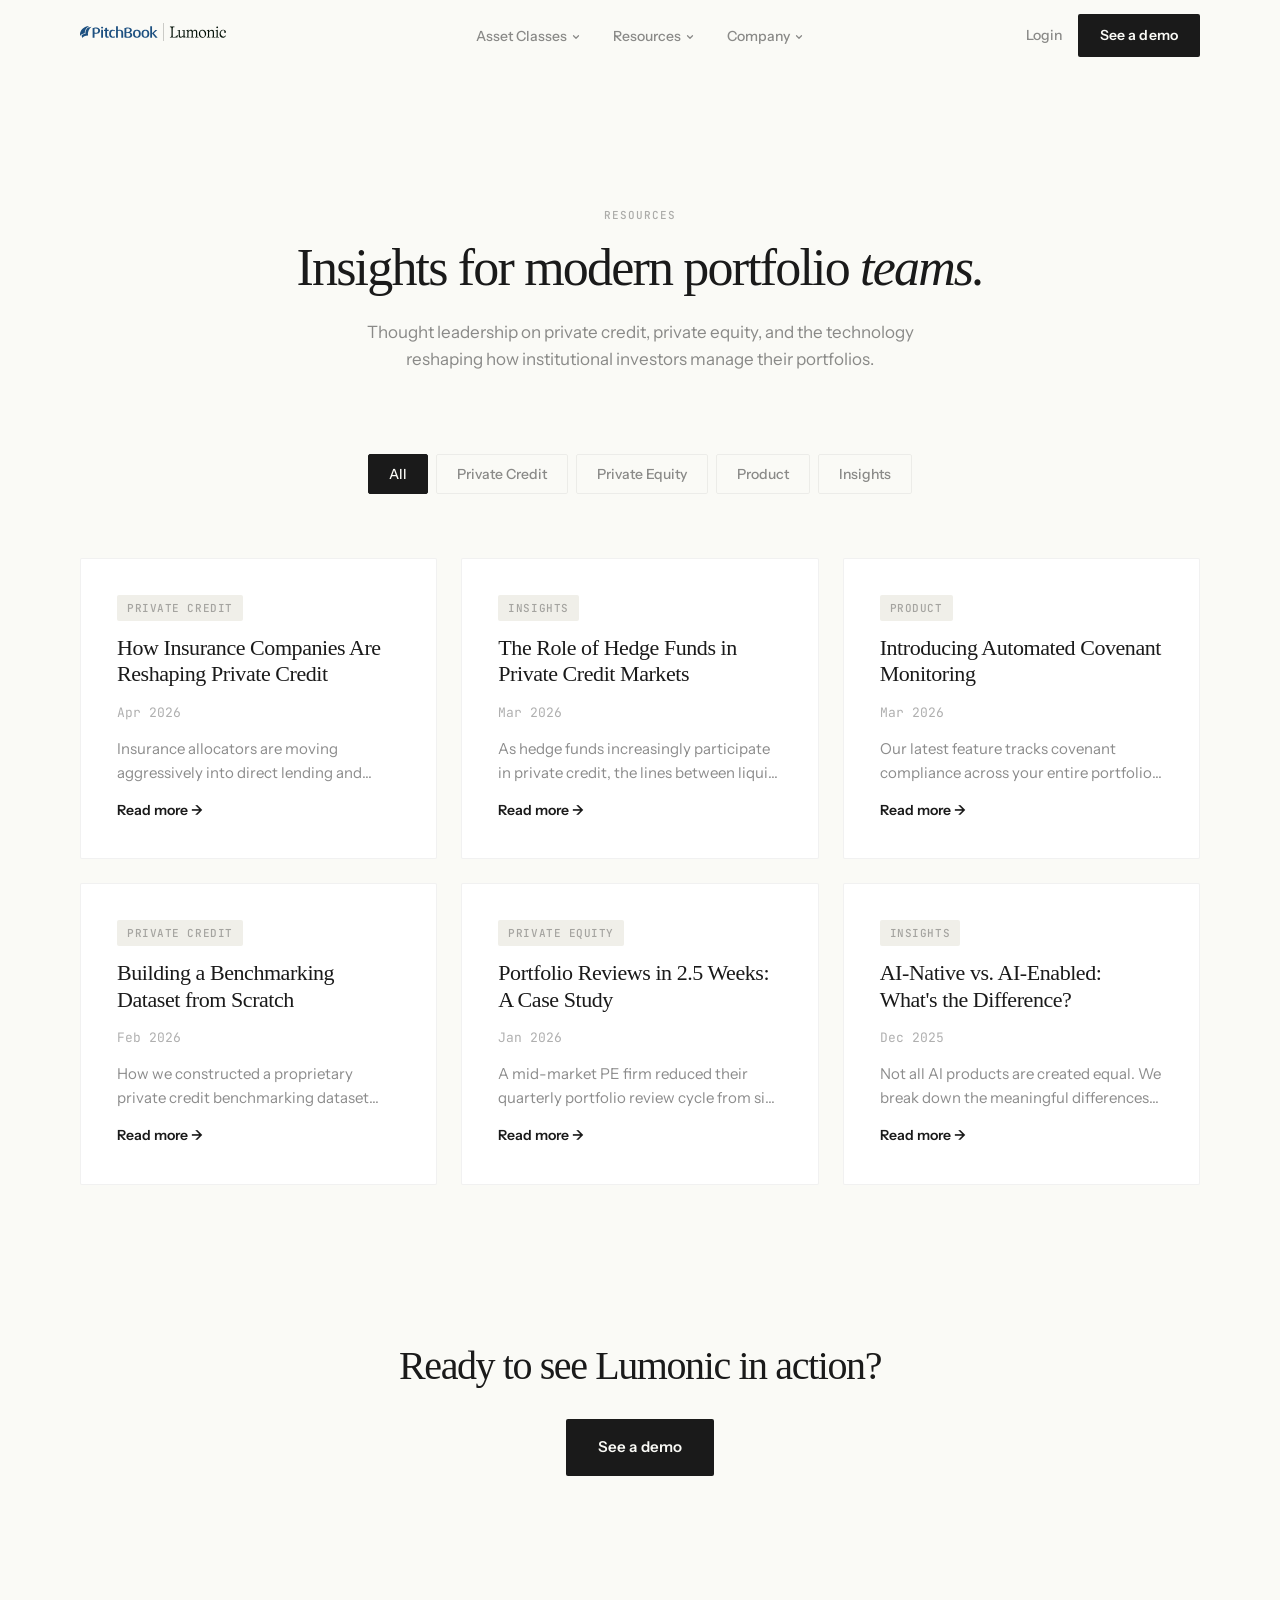
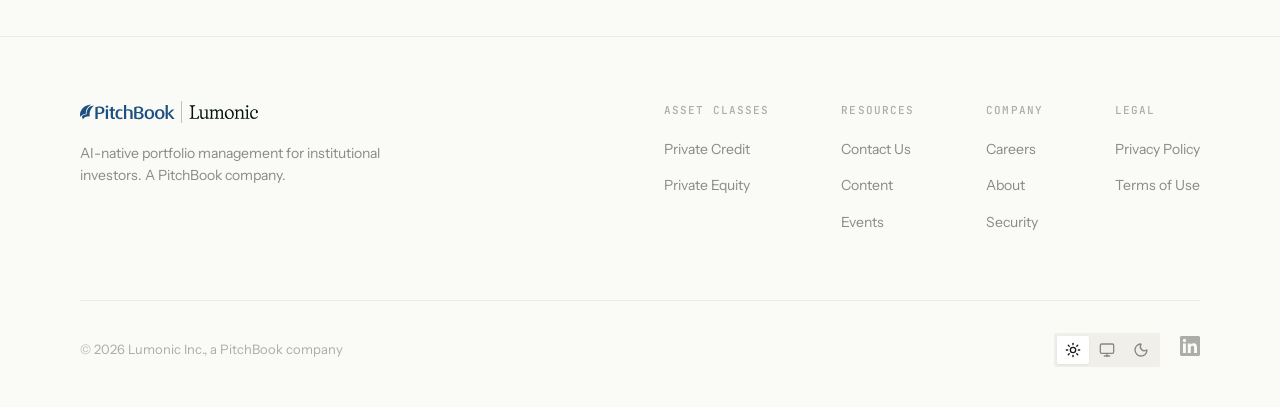
<file: content.html>
<!DOCTYPE html>
<html lang="en">
<head>
<meta charset="UTF-8">
<meta name="viewport" content="width=device-width, initial-scale=1.0">
<title>Lumonic — Content &amp; Resources</title>
<link rel="preconnect" href="https://fonts.googleapis.com">
<link rel="preconnect" href="https://fonts.gstatic.com" crossorigin>
<link href="https://fonts.googleapis.com/css2?family=Instrument+Sans:ital,wght@0,400;0,500;0,600;0,700;1,400;1,500&family=JetBrains+Mono:wght@400;500&display=swap" rel="stylesheet">
<link rel="stylesheet" href="css/styles.css">
<style>
/* ── Page-specific: Content/Resources ── */

/* Hero (centered variant) */
.page-hero {
  padding: 200px 0 80px;
  text-align: center;
}
.page-hero h1 {
  font-size: 52px;
  max-width: 720px;
  margin: 0 auto;
}
.page-hero h1 em {
  font-style: italic;
}
.page-hero .hero-sub {
  max-width: 560px;
  margin: 24px auto 0;
  font-size: 17px;
  color: var(--text-soft);
  line-height: 1.6;
}

/* Filter Tabs */
.filter-bar {
  display: flex;
  gap: 8px;
  justify-content: center;
  margin-bottom: 64px;
  flex-wrap: wrap;
}
.filter-tab {
  font-family: 'Instrument Sans', sans-serif;
  font-size: 14px;
  font-weight: 500;
  padding: 10px 20px;
  border-radius: 2px;
  border: 1px solid var(--border);
  background: transparent;
  color: var(--text-soft);
  cursor: pointer;
  transition: all 0.15s ease;
}
.filter-tab:hover {
  border-color: var(--border-strong);
  color: var(--text);
}
.filter-tab.active {
  background: var(--text);
  color: var(--bg);
  border-color: var(--text);
}

/* Articles Grid */
.articles-grid {
  display: grid;
  grid-template-columns: repeat(3, 1fr);
  gap: 24px;
}
.article-card {
  background: var(--bg-card);
  border: 1px solid var(--border);
  border-radius: 2px;
  padding: 36px;
  display: flex;
  flex-direction: column;
  gap: 14px;
  transition: border-color 0.2s ease, box-shadow 0.2s ease;
}
.article-card:hover {
  border-color: var(--border-strong);
  box-shadow: 0 4px 20px rgba(0,0,0,0.04);
}
.article-category-tag {
  display: inline-block;
  font-family: 'JetBrains Mono', monospace;
  font-size: 11px;
  font-weight: 500;
  letter-spacing: 0.05em;
  text-transform: uppercase;
  color: var(--text-muted);
  background: var(--bg-elevated);
  padding: 4px 10px;
  border-radius: 2px;
  align-self: flex-start;
}
.article-title {
  font-family: 'Office Times Round', Georgia, 'Times New Roman', serif;
  font-size: 22px;
  font-weight: 400;
  line-height: 1.2;
  letter-spacing: -0.02em;
}
.article-date {
  font-size: 13px;
  color: var(--text-muted);
  font-family: 'JetBrains Mono', monospace;
}
.article-excerpt {
  font-size: 15px;
  color: var(--text-soft);
  line-height: 1.6;
  display: -webkit-box;
  -webkit-line-clamp: 2;
  -webkit-box-orient: vertical;
  overflow: hidden;
}
.article-link {
  font-size: 14px;
  font-weight: 600;
  color: var(--text);
  margin-top: auto;
  transition: opacity 0.2s;
}
.article-link:hover {
  opacity: 0.7;
}

/* Bottom CTA */
.cta-section {
  padding: 160px 0;
  text-align: center;
}
.cta-section h2 {
  font-size: 40px;
  margin-bottom: 32px;
}

@media (max-width: 960px) {
  .articles-grid {
    grid-template-columns: repeat(2, 1fr);
  }
}
@media (max-width: 768px) {
  .articles-grid {
    grid-template-columns: 1fr;
  }
  .page-hero {
    padding: 140px 0 60px;
  }
  .page-hero h1 {
    font-size: 36px;
  }
  .cta-section {
    padding: 100px 0;
  }
  .cta-section h2 {
    font-size: 28px;
  }
  .article-card {
    padding: 28px;
  }
}
</style>
</head>
<body>

<div class="nav-backdrop" id="navBackdrop"></div>
<nav class="nav" id="nav">
  <div class="nav-left">
    <a href="index.html"><img src="logos/Lumonic_Logo.svg" alt="Lumonic" style="height: 18px; filter: var(--logo-filter); opacity: var(--logo-opacity);"></a>
  </div>
  <ul class="nav-links">
    <li>
      <span>Asset Classes <svg class="nav-chevron" viewBox="0 0 10 10" fill="none"><path d="M2.5 3.75L5 6.25L7.5 3.75" stroke="currentColor" stroke-width="1.2" stroke-linecap="round" stroke-linejoin="round"/></svg></span>
      <div class="nav-dropdown"><div class="nav-dropdown-inner">
        <a href="private-credit.html">Private Credit</a>
        <a href="private-equity.html">Private Equity</a>
      </div></div>
    </li>
    <li>
      <span>Resources <svg class="nav-chevron" viewBox="0 0 10 10" fill="none"><path d="M2.5 3.75L5 6.25L7.5 3.75" stroke="currentColor" stroke-width="1.2" stroke-linecap="round" stroke-linejoin="round"/></svg></span>
      <div class="nav-dropdown"><div class="nav-dropdown-inner">
        <a href="content.html">Content</a>
        <a href="events.html">Events</a>
      </div></div>
    </li>
    <li>
      <span>Company <svg class="nav-chevron" viewBox="0 0 10 10" fill="none"><path d="M2.5 3.75L5 6.25L7.5 3.75" stroke="currentColor" stroke-width="1.2" stroke-linecap="round" stroke-linejoin="round"/></svg></span>
      <div class="nav-dropdown"><div class="nav-dropdown-inner">
        <a href="about.html">About Us</a>
        <a href="contact.html">Contact</a>
        <a href="careers.html">Careers</a>
      </div></div>
    </li>
  </ul>
  <div class="nav-right">
    <a href="#" class="login-link">Login</a>
    <a href="contact.html" class="btn btn-primary">See a demo</a>
  </div>
</nav>

<!-- HERO -->
<section class="page-hero">
  <div class="container reveal">
    <span class="section-label">RESOURCES</span>
    <h1>Insights for modern portfolio <em>teams.</em></h1>
    <p class="hero-sub">Thought leadership on private credit, private equity, and the technology reshaping how institutional investors manage their portfolios.</p>
  </div>
</section>

<!-- FILTER + ARTICLES -->
<section style="padding: 0 0 160px;">
  <div class="container">

    <div class="filter-bar reveal">
      <button class="filter-tab active" data-filter="all">All</button>
      <button class="filter-tab" data-filter="private-credit">Private Credit</button>
      <button class="filter-tab" data-filter="private-equity">Private Equity</button>
      <button class="filter-tab" data-filter="product">Product</button>
      <button class="filter-tab" data-filter="insights">Insights</button>
    </div>

    <div class="articles-grid">

      <div class="article-card reveal-child" data-category="private-credit">
        <span class="article-category-tag">Private Credit</span>
        <h3 class="article-title">How Insurance Companies Are Reshaping Private Credit</h3>
        <span class="article-date">Apr 2026</span>
        <p class="article-excerpt">Insurance allocators are moving aggressively into direct lending and asset-backed finance, bringing new capital and new expectations for data transparency.</p>
        <a href="#" class="article-link">Read more &rarr;</a>
      </div>

      <div class="article-card reveal-child" data-category="insights">
        <span class="article-category-tag">Insights</span>
        <h3 class="article-title">The Role of Hedge Funds in Private Credit Markets</h3>
        <span class="article-date">Mar 2026</span>
        <p class="article-excerpt">As hedge funds increasingly participate in private credit, the lines between liquid and illiquid markets continue to blur in meaningful ways.</p>
        <a href="#" class="article-link">Read more &rarr;</a>
      </div>

      <div class="article-card reveal-child" data-category="product">
        <span class="article-category-tag">Product</span>
        <h3 class="article-title">Introducing Automated Covenant Monitoring</h3>
        <span class="article-date">Mar 2026</span>
        <p class="article-excerpt">Our latest feature tracks covenant compliance across your entire portfolio automatically, flagging breaches and near-misses before they escalate.</p>
        <a href="#" class="article-link">Read more &rarr;</a>
      </div>

      <div class="article-card reveal-child" data-category="private-credit">
        <span class="article-category-tag">Private Credit</span>
        <h3 class="article-title">Building a Benchmarking Dataset from Scratch</h3>
        <span class="article-date">Feb 2026</span>
        <p class="article-excerpt">How we constructed a proprietary private credit benchmarking dataset spanning thousands of deals, and what it reveals about market performance.</p>
        <a href="#" class="article-link">Read more &rarr;</a>
      </div>

      <div class="article-card reveal-child" data-category="private-equity">
        <span class="article-category-tag">Private Equity</span>
        <h3 class="article-title">Portfolio Reviews in 2.5 Weeks: A Case Study</h3>
        <span class="article-date">Jan 2026</span>
        <p class="article-excerpt">A mid-market PE firm reduced their quarterly portfolio review cycle from six weeks to under three using automated data ingestion and AI-powered analysis.</p>
        <a href="#" class="article-link">Read more &rarr;</a>
      </div>

      <div class="article-card reveal-child" data-category="insights">
        <span class="article-category-tag">Insights</span>
        <h3 class="article-title">AI-Native vs. AI-Enabled: What's the Difference?</h3>
        <span class="article-date">Dec 2025</span>
        <p class="article-excerpt">Not all AI products are created equal. We break down the meaningful differences between platforms built with AI at the core versus those that bolt it on.</p>
        <a href="#" class="article-link">Read more &rarr;</a>
      </div>

    </div>
  </div>
</section>

<!-- BOTTOM CTA -->
<section class="cta-section" style="padding-top: 0;">
  <div class="container reveal">
    <h2>Ready to see Lumonic in action?</h2>
    <a href="contact.html" class="btn btn-primary">See a demo</a>
  </div>
</section>

<!-- FOOTER -->
<footer class="footer">
  <div class="container">
    <div class="footer-top">
      <div class="footer-brand">
        <div><img src="logos/Lumonic_Logo.svg" alt="Lumonic" style="height: 22px; filter: var(--logo-filter); opacity: var(--logo-opacity);"></div>
        <p class="footer-brand-tagline">AI-native portfolio management for institutional investors. A PitchBook company.</p>
      </div>
      <div class="footer-columns">
        <div class="footer-col">
          <h4>Asset Classes</h4>
          <ul>
            <li><a href="private-credit.html">Private Credit</a></li>
            <li><a href="private-equity.html">Private Equity</a></li>
          </ul>
        </div>
        <div class="footer-col">
          <h4>Resources</h4>
          <ul>
            <li><a href="contact.html">Contact Us</a></li>
            <li><a href="content.html">Content</a></li>
            <li><a href="events.html">Events</a></li>
          </ul>
        </div>
        <div class="footer-col">
          <h4>Company</h4>
          <ul>
            <li><a href="careers.html">Careers</a></li>
            <li><a href="about.html">About</a></li>
            <li><a href="#">Security</a></li>
          </ul>
        </div>
        <div class="footer-col">
          <h4>Legal</h4>
          <ul>
            <li><a href="#">Privacy Policy</a></li>
            <li><a href="#">Terms of Use</a></li>
          </ul>
        </div>
      </div>
    </div>
    <div class="footer-bottom">
      <span class="footer-copy">&copy; 2026 Lumonic Inc., a PitchBook company</span>
      <div style="display:flex;align-items:center;gap:20px;">
        <div class="theme-switcher" id="themeSwitcher">
          <button data-theme="light" class="active" aria-label="Light mode"><svg width="16" height="16" viewBox="0 0 24 24" fill="none" stroke="currentColor" stroke-width="2" stroke-linecap="round" stroke-linejoin="round"><circle cx="12" cy="12" r="4"/><path d="M12 2v2"/><path d="M12 20v2"/><path d="m4.93 4.93 1.41 1.41"/><path d="m17.66 17.66 1.41 1.41"/><path d="M2 12h2"/><path d="M20 12h2"/><path d="m6.34 17.66-1.41 1.41"/><path d="m19.07 4.93-1.41 1.41"/></svg></button>
          <button data-theme="system" aria-label="System preference"><svg width="16" height="16" viewBox="0 0 24 24" fill="none" stroke="currentColor" stroke-width="2" stroke-linecap="round" stroke-linejoin="round"><rect width="20" height="14" x="2" y="3" rx="2"/><line x1="8" x2="16" y1="21" y2="21"/><line x1="12" x2="12" y1="17" y2="21"/></svg></button>
          <button data-theme="dark" aria-label="Dark mode"><svg width="16" height="16" viewBox="0 0 24 24" fill="none" stroke="currentColor" stroke-width="2" stroke-linecap="round" stroke-linejoin="round"><path d="M20.985 12.486a9 9 0 1 1-9.473-9.472c.405-.022.617.46.402.803a6 6 0 0 0 8.268 8.268c.344-.215.825-.004.803.401"/></svg></button>
        </div>
        <div class="footer-social">
          <a href="#" aria-label="LinkedIn">
            <svg width="20" height="20" viewBox="0 0 24 24" fill="currentColor"><path d="M20.447 20.452h-3.554v-5.569c0-1.328-.027-3.037-1.852-3.037-1.853 0-2.136 1.445-2.136 2.939v5.667H9.351V9h3.414v1.561h.046c.477-.9 1.637-1.85 3.37-1.85 3.601 0 4.267 2.37 4.267 5.455v6.286zM5.337 7.433a2.062 2.062 0 01-2.063-2.065 2.064 2.064 0 112.063 2.065zm1.782 13.019H3.555V9h3.564v11.452zM22.225 0H1.771C.792 0 0 .774 0 1.729v20.542C0 23.227.792 24 1.771 24h20.451C23.2 24 24 23.227 24 22.271V1.729C24 .774 23.2 0 22.222 0h.003z"/></svg>
          </a>
        </div>
      </div>
    </div>
  </div>
</footer>

<script src="js/main.js"></script>
</body>
</html>
</file>
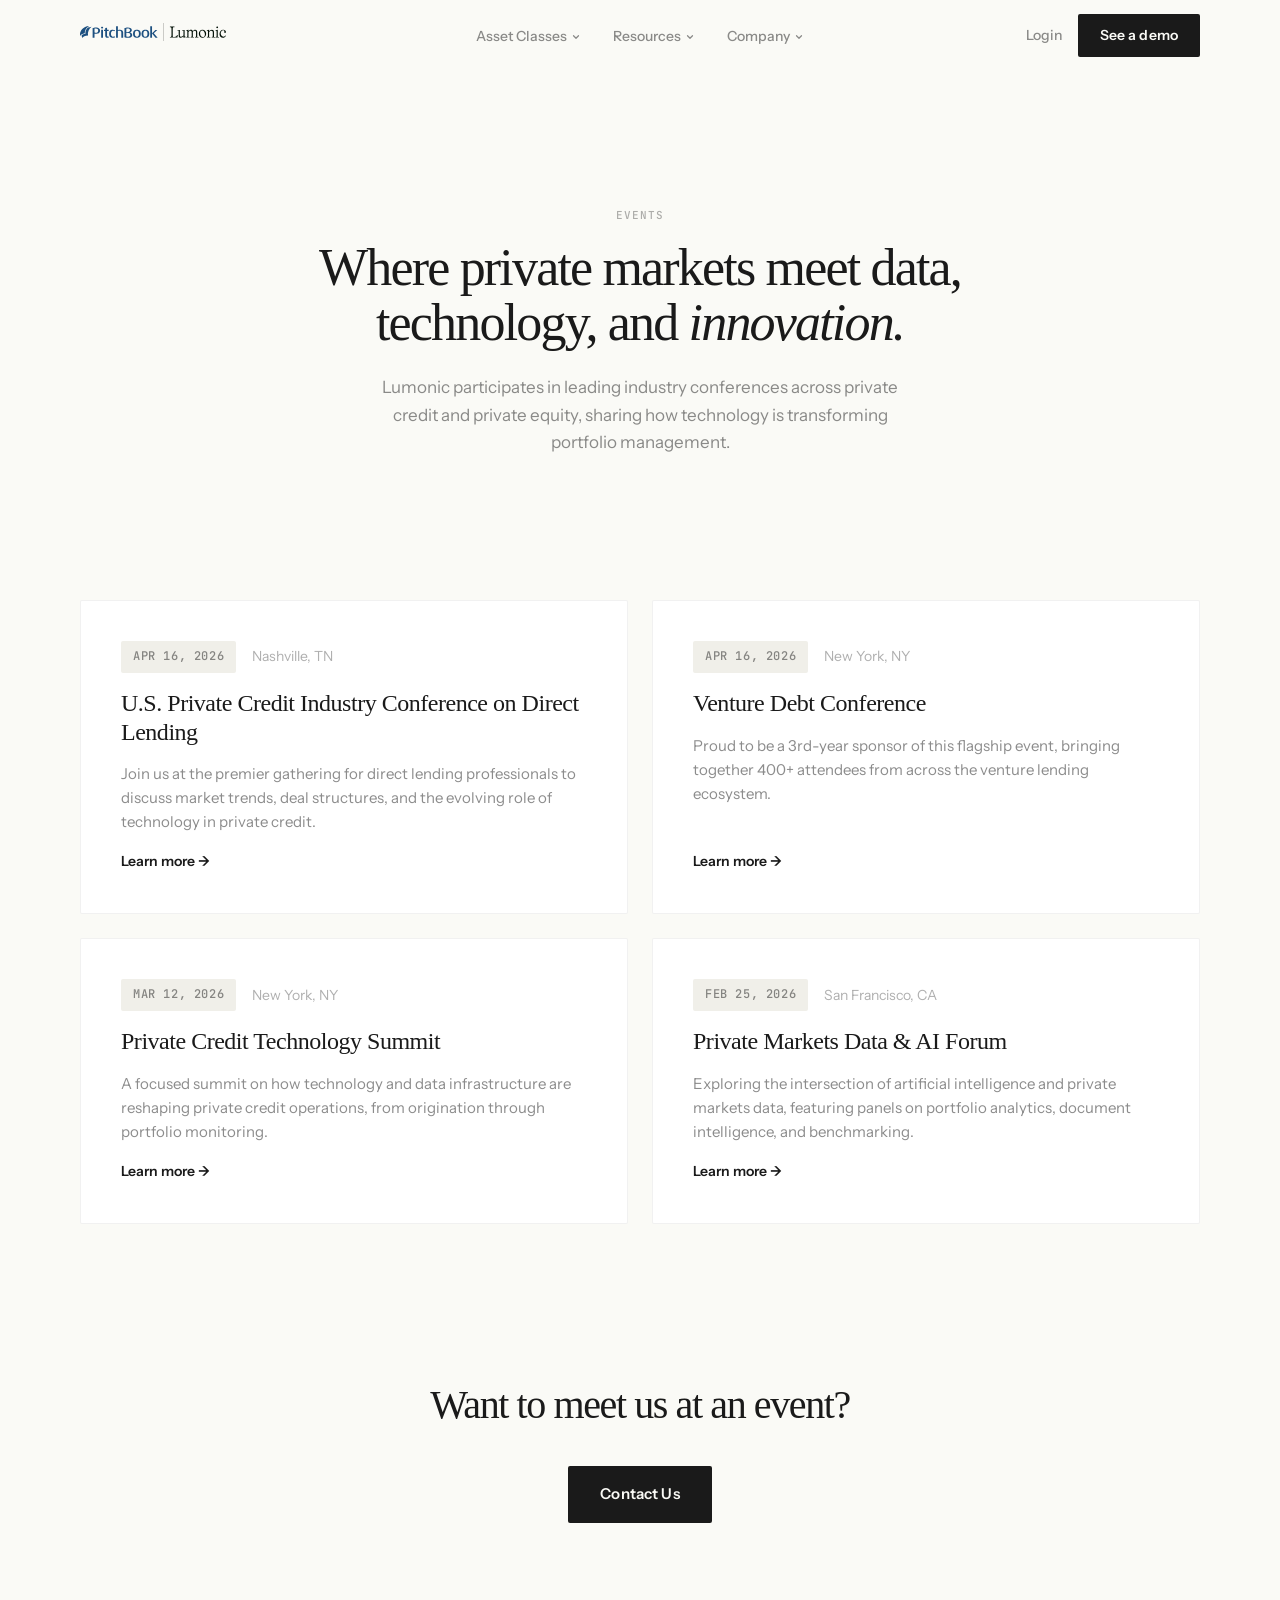
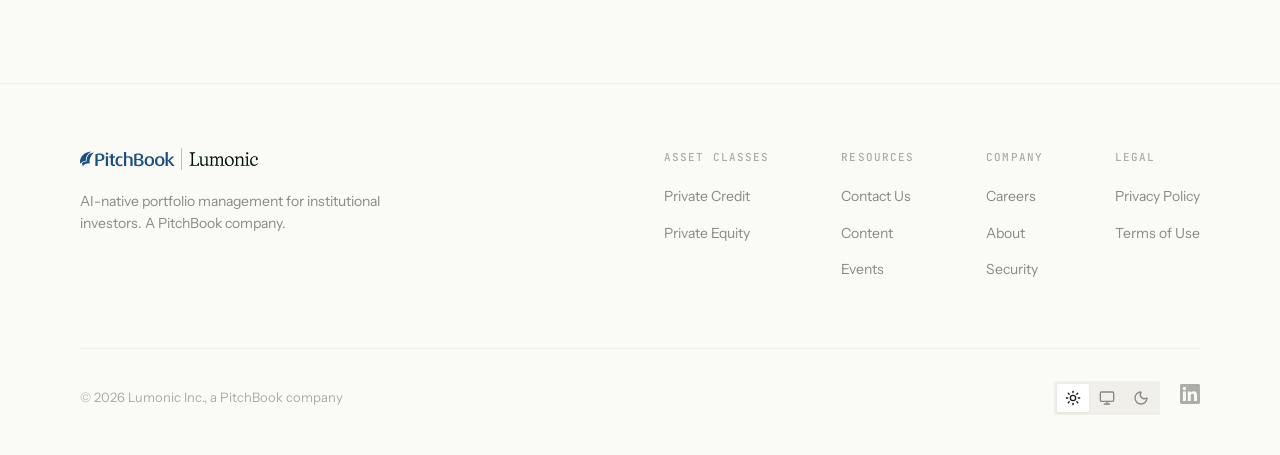
<file: events.html>
<!DOCTYPE html>
<html lang="en">
<head>
<meta charset="UTF-8">
<meta name="viewport" content="width=device-width, initial-scale=1.0">
<title>Lumonic — Events</title>
<link rel="preconnect" href="https://fonts.googleapis.com">
<link rel="preconnect" href="https://fonts.gstatic.com" crossorigin>
<link href="https://fonts.googleapis.com/css2?family=Instrument+Sans:ital,wght@0,400;0,500;0,600;0,700;1,400;1,500&family=JetBrains+Mono:wght@400;500&display=swap" rel="stylesheet">
<link rel="stylesheet" href="css/styles.css">
<style>
/* ── Page-specific: Events Grid ── */
.events-grid {
  display: grid;
  grid-template-columns: repeat(2, 1fr);
  gap: 24px;
  margin-top: 64px;
}
.event-card {
  background: var(--bg-card);
  border: 1px solid var(--border);
  border-radius: 2px;
  padding: 40px;
  display: flex;
  flex-direction: column;
  gap: 16px;
  transition: border-color 0.2s ease, box-shadow 0.2s ease;
}
.event-card:hover {
  border-color: var(--border-strong);
  box-shadow: 0 4px 20px rgba(0,0,0,0.04);
}
.event-meta {
  display: flex;
  align-items: center;
  gap: 16px;
}
.event-date {
  font-family: 'JetBrains Mono', monospace;
  font-size: 12px;
  font-weight: 500;
  letter-spacing: 0.05em;
  text-transform: uppercase;
  color: var(--text-soft);
  background: var(--bg-elevated);
  padding: 6px 12px;
  border-radius: 2px;
}
.event-location {
  font-size: 14px;
  color: var(--text-muted);
}
.event-name {
  font-family: 'Office Times Round', Georgia, 'Times New Roman', serif;
  font-size: 24px;
  font-weight: 400;
  line-height: 1.2;
  letter-spacing: -0.02em;
}
.event-description {
  font-size: 15px;
  color: var(--text-soft);
  line-height: 1.6;
}
.event-link {
  font-size: 14px;
  font-weight: 600;
  color: var(--text);
  margin-top: auto;
  transition: opacity 0.2s;
}
.event-link:hover {
  opacity: 0.7;
}

/* ── Hero (centered variant) ── */
.page-hero {
  padding: 200px 0 80px;
  text-align: center;
}
.page-hero h1 {
  font-size: 52px;
  max-width: 720px;
  margin: 0 auto;
}
.page-hero h1 em {
  font-style: italic;
}
.page-hero .hero-sub {
  max-width: 560px;
  margin: 24px auto 0;
  font-size: 17px;
  color: var(--text-soft);
  line-height: 1.6;
}

/* ── Bottom CTA ── */
.cta-section {
  padding: 160px 0;
  text-align: center;
}
.cta-section h2 {
  font-size: 40px;
  margin-bottom: 32px;
}
.cta-section .btn {
  margin-top: 8px;
}

@media (max-width: 768px) {
  .events-grid {
    grid-template-columns: 1fr;
  }
  .page-hero {
    padding: 140px 0 60px;
  }
  .page-hero h1 {
    font-size: 36px;
  }
  .cta-section {
    padding: 100px 0;
  }
  .cta-section h2 {
    font-size: 28px;
  }
  .event-card {
    padding: 28px;
  }
}
</style>
</head>
<body>

<div class="nav-backdrop" id="navBackdrop"></div>
<nav class="nav" id="nav">
  <div class="nav-left">
    <a href="index.html"><img src="logos/Lumonic_Logo.svg" alt="Lumonic" style="height: 18px; filter: var(--logo-filter); opacity: var(--logo-opacity);"></a>
  </div>
  <ul class="nav-links">
    <li>
      <span>Asset Classes <svg class="nav-chevron" viewBox="0 0 10 10" fill="none"><path d="M2.5 3.75L5 6.25L7.5 3.75" stroke="currentColor" stroke-width="1.2" stroke-linecap="round" stroke-linejoin="round"/></svg></span>
      <div class="nav-dropdown"><div class="nav-dropdown-inner">
        <a href="private-credit.html">Private Credit</a>
        <a href="private-equity.html">Private Equity</a>
      </div></div>
    </li>
    <li>
      <span>Resources <svg class="nav-chevron" viewBox="0 0 10 10" fill="none"><path d="M2.5 3.75L5 6.25L7.5 3.75" stroke="currentColor" stroke-width="1.2" stroke-linecap="round" stroke-linejoin="round"/></svg></span>
      <div class="nav-dropdown"><div class="nav-dropdown-inner">
        <a href="content.html">Content</a>
        <a href="events.html">Events</a>
      </div></div>
    </li>
    <li>
      <span>Company <svg class="nav-chevron" viewBox="0 0 10 10" fill="none"><path d="M2.5 3.75L5 6.25L7.5 3.75" stroke="currentColor" stroke-width="1.2" stroke-linecap="round" stroke-linejoin="round"/></svg></span>
      <div class="nav-dropdown"><div class="nav-dropdown-inner">
        <a href="about.html">About Us</a>
        <a href="contact.html">Contact</a>
        <a href="careers.html">Careers</a>
      </div></div>
    </li>
  </ul>
  <div class="nav-right">
    <a href="#" class="login-link">Login</a>
    <a href="contact.html" class="btn btn-primary">See a demo</a>
  </div>
</nav>

<!-- HERO -->
<section class="page-hero">
  <div class="container reveal">
    <span class="section-label">EVENTS</span>
    <h1>Where private markets meet data, technology, and <em>innovation.</em></h1>
    <p class="hero-sub">Lumonic participates in leading industry conferences across private credit and private equity, sharing how technology is transforming portfolio management.</p>
  </div>
</section>

<!-- EVENTS GRID -->
<section style="padding: 0 0 160px;">
  <div class="container">
    <div class="events-grid">

      <div class="event-card reveal-child">
        <div class="event-meta">
          <span class="event-date">APR 16, 2026</span>
          <span class="event-location">Nashville, TN</span>
        </div>
        <h3 class="event-name">U.S. Private Credit Industry Conference on Direct Lending</h3>
        <p class="event-description">Join us at the premier gathering for direct lending professionals to discuss market trends, deal structures, and the evolving role of technology in private credit.</p>
        <a href="#" class="event-link">Learn more &rarr;</a>
      </div>

      <div class="event-card reveal-child">
        <div class="event-meta">
          <span class="event-date">APR 16, 2026</span>
          <span class="event-location">New York, NY</span>
        </div>
        <h3 class="event-name">Venture Debt Conference</h3>
        <p class="event-description">Proud to be a 3rd-year sponsor of this flagship event, bringing together 400+ attendees from across the venture lending ecosystem.</p>
        <a href="#" class="event-link">Learn more &rarr;</a>
      </div>

      <div class="event-card reveal-child">
        <div class="event-meta">
          <span class="event-date">MAR 12, 2026</span>
          <span class="event-location">New York, NY</span>
        </div>
        <h3 class="event-name">Private Credit Technology Summit</h3>
        <p class="event-description">A focused summit on how technology and data infrastructure are reshaping private credit operations, from origination through portfolio monitoring.</p>
        <a href="#" class="event-link">Learn more &rarr;</a>
      </div>

      <div class="event-card reveal-child">
        <div class="event-meta">
          <span class="event-date">FEB 25, 2026</span>
          <span class="event-location">San Francisco, CA</span>
        </div>
        <h3 class="event-name">Private Markets Data &amp; AI Forum</h3>
        <p class="event-description">Exploring the intersection of artificial intelligence and private markets data, featuring panels on portfolio analytics, document intelligence, and benchmarking.</p>
        <a href="#" class="event-link">Learn more &rarr;</a>
      </div>

    </div>
  </div>
</section>

<!-- BOTTOM CTA -->
<section class="cta-section" style="padding-top: 0;">
  <div class="container reveal">
    <h2>Want to meet us at an event?</h2>
    <a href="contact.html" class="btn btn-primary">Contact Us</a>
  </div>
</section>

<!-- FOOTER -->
<footer class="footer">
  <div class="container">
    <div class="footer-top">
      <div class="footer-brand">
        <div><img src="logos/Lumonic_Logo.svg" alt="Lumonic" style="height: 22px; filter: var(--logo-filter); opacity: var(--logo-opacity);"></div>
        <p class="footer-brand-tagline">AI-native portfolio management for institutional investors. A PitchBook company.</p>
      </div>
      <div class="footer-columns">
        <div class="footer-col">
          <h4>Asset Classes</h4>
          <ul>
            <li><a href="private-credit.html">Private Credit</a></li>
            <li><a href="private-equity.html">Private Equity</a></li>
          </ul>
        </div>
        <div class="footer-col">
          <h4>Resources</h4>
          <ul>
            <li><a href="contact.html">Contact Us</a></li>
            <li><a href="content.html">Content</a></li>
            <li><a href="events.html">Events</a></li>
          </ul>
        </div>
        <div class="footer-col">
          <h4>Company</h4>
          <ul>
            <li><a href="careers.html">Careers</a></li>
            <li><a href="about.html">About</a></li>
            <li><a href="#">Security</a></li>
          </ul>
        </div>
        <div class="footer-col">
          <h4>Legal</h4>
          <ul>
            <li><a href="#">Privacy Policy</a></li>
            <li><a href="#">Terms of Use</a></li>
          </ul>
        </div>
      </div>
    </div>
    <div class="footer-bottom">
      <span class="footer-copy">&copy; 2026 Lumonic Inc., a PitchBook company</span>
      <div style="display:flex;align-items:center;gap:20px;">
        <div class="theme-switcher" id="themeSwitcher">
          <button data-theme="light" class="active" aria-label="Light mode"><svg width="16" height="16" viewBox="0 0 24 24" fill="none" stroke="currentColor" stroke-width="2" stroke-linecap="round" stroke-linejoin="round"><circle cx="12" cy="12" r="4"/><path d="M12 2v2"/><path d="M12 20v2"/><path d="m4.93 4.93 1.41 1.41"/><path d="m17.66 17.66 1.41 1.41"/><path d="M2 12h2"/><path d="M20 12h2"/><path d="m6.34 17.66-1.41 1.41"/><path d="m19.07 4.93-1.41 1.41"/></svg></button>
          <button data-theme="system" aria-label="System preference"><svg width="16" height="16" viewBox="0 0 24 24" fill="none" stroke="currentColor" stroke-width="2" stroke-linecap="round" stroke-linejoin="round"><rect width="20" height="14" x="2" y="3" rx="2"/><line x1="8" x2="16" y1="21" y2="21"/><line x1="12" x2="12" y1="17" y2="21"/></svg></button>
          <button data-theme="dark" aria-label="Dark mode"><svg width="16" height="16" viewBox="0 0 24 24" fill="none" stroke="currentColor" stroke-width="2" stroke-linecap="round" stroke-linejoin="round"><path d="M20.985 12.486a9 9 0 1 1-9.473-9.472c.405-.022.617.46.402.803a6 6 0 0 0 8.268 8.268c.344-.215.825-.004.803.401"/></svg></button>
        </div>
        <div class="footer-social">
          <a href="#" aria-label="LinkedIn">
            <svg width="20" height="20" viewBox="0 0 24 24" fill="currentColor"><path d="M20.447 20.452h-3.554v-5.569c0-1.328-.027-3.037-1.852-3.037-1.853 0-2.136 1.445-2.136 2.939v5.667H9.351V9h3.414v1.561h.046c.477-.9 1.637-1.85 3.37-1.85 3.601 0 4.267 2.37 4.267 5.455v6.286zM5.337 7.433a2.062 2.062 0 01-2.063-2.065 2.064 2.064 0 112.063 2.065zm1.782 13.019H3.555V9h3.564v11.452zM22.225 0H1.771C.792 0 0 .774 0 1.729v20.542C0 23.227.792 24 1.771 24h20.451C23.2 24 24 23.227 24 22.271V1.729C24 .774 23.2 0 22.222 0h.003z"/></svg>
          </a>
        </div>
      </div>
    </div>
  </div>
</footer>

<script src="js/main.js"></script>
</body>
</html>
</file>
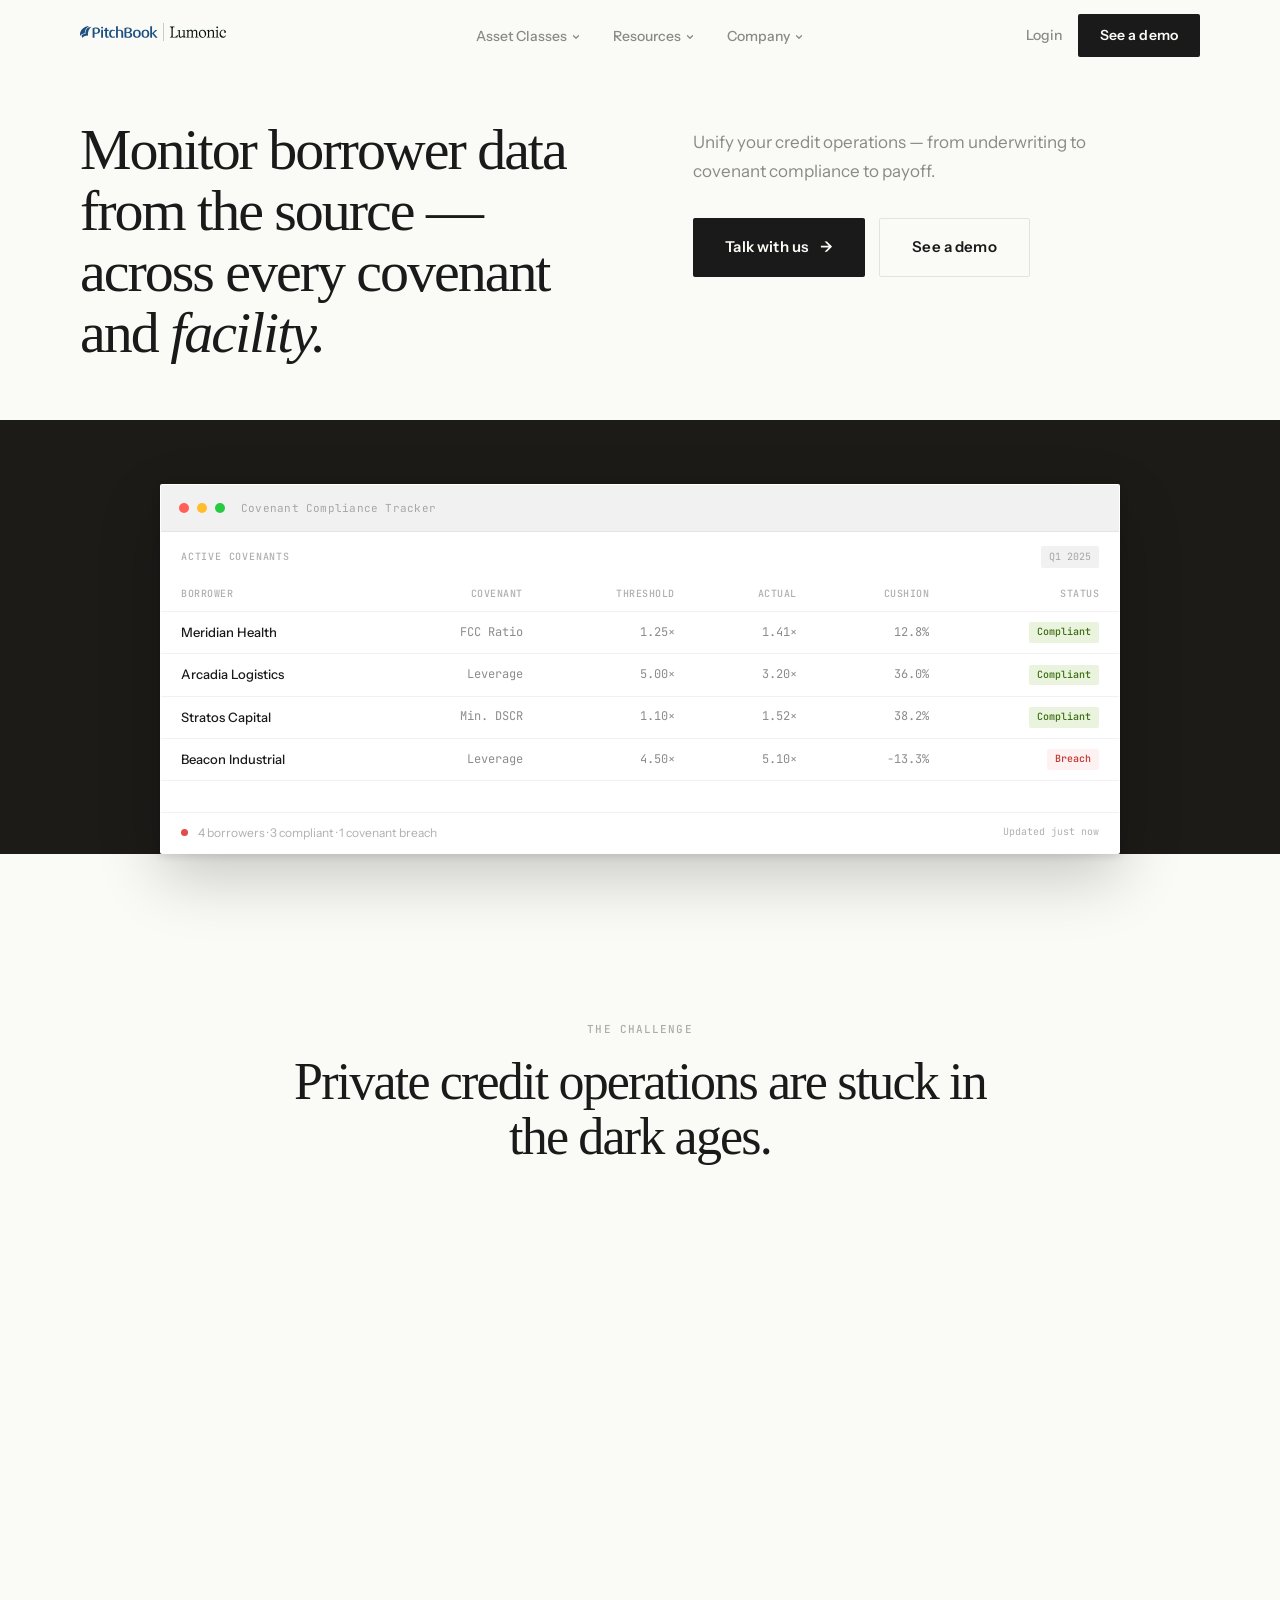
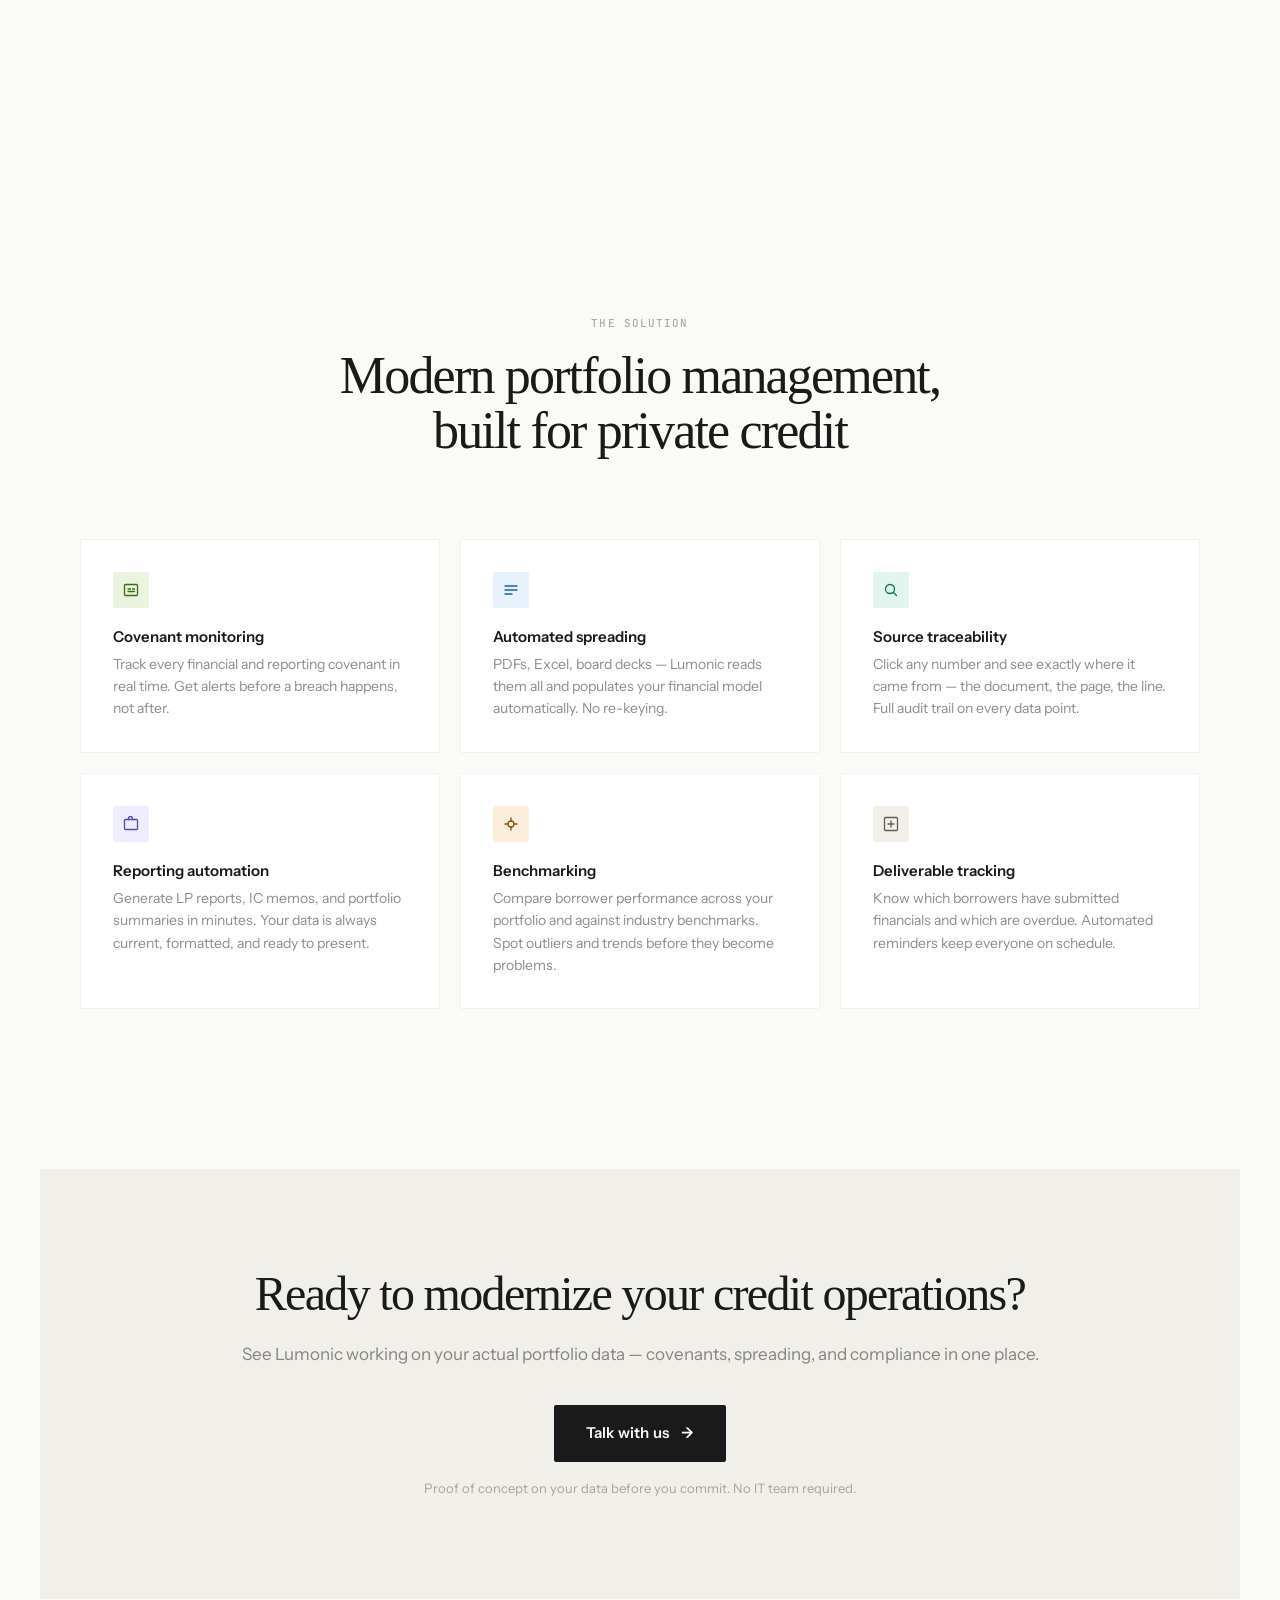
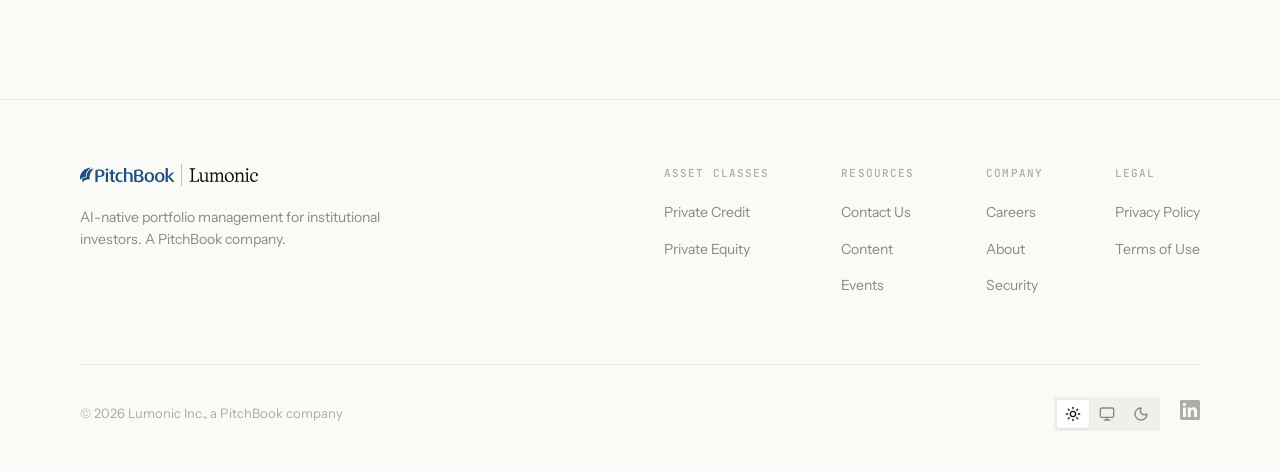
<file: private-credit.html>
<!DOCTYPE html>
<html lang="en">
<head>
<meta charset="UTF-8">
<meta name="viewport" content="width=device-width, initial-scale=1.0">
<title>Lumonic — Private Credit Portfolio Management</title>
<link rel="preconnect" href="https://fonts.googleapis.com">
<link rel="preconnect" href="https://fonts.gstatic.com" crossorigin>
<link href="https://fonts.googleapis.com/css2?family=Instrument+Sans:ital,wght@0,400;0,500;0,600;0,700;1,400;1,500&family=JetBrains+Mono:wght@400;500&display=swap" rel="stylesheet">
<link rel="stylesheet" href="css/styles.css">
<style>
/* ── Page-specific: Problem grid (not scattered cards) ── */
.problem-grid {
  display: grid;
  grid-template-columns: repeat(2, 1fr);
  gap: 20px;
  max-width: 900px;
  margin: 0 auto;
}
.problem-card {
  background: var(--bg-card);
  border: 1px solid var(--border);
  border-radius: 2px;
  padding: 32px;
  position: relative;
}
.problem-card::before {
  content: '';
  position: absolute;
  top: 0;
  left: 0;
  right: 0;
  height: 2px;
  background: #E24B4A;
  opacity: 0.6;
}
.problem-card h3 {
  font-family: 'Instrument Sans', sans-serif;
  font-size: 15px;
  font-weight: 600;
  color: var(--text);
  margin-bottom: 8px;
  letter-spacing: 0;
  line-height: 1.4;
}
.problem-card p {
  font-size: 14px;
  color: var(--text-soft);
  line-height: 1.6;
}

/* ── Status badges: additional compliant status ── */
.status-compliant { background: #EAF3DE; color: #3B6D11; }

/* ── Dark mode table fix ── */
[data-theme="dark"] .browser-table td:first-child { color: var(--text); }

/* ── Browser chrome: single-pane table layout ── */
.browser-content-single {
  min-height: 280px;
}
</style>
</head>
<body>

<!-- NAV -->
<div class="nav-backdrop" id="navBackdrop"></div>
<nav class="nav" id="nav">
  <div class="nav-left">
    <a href="index.html"><img src="logos/Lumonic_Logo.svg" alt="Lumonic" style="height: 18px; filter: var(--logo-filter); opacity: var(--logo-opacity);"></a>
  </div>
  <ul class="nav-links">
    <li>
      <span>Asset Classes <svg class="nav-chevron" viewBox="0 0 10 10" fill="none"><path d="M2.5 3.75L5 6.25L7.5 3.75" stroke="currentColor" stroke-width="1.2" stroke-linecap="round" stroke-linejoin="round"/></svg></span>
      <div class="nav-dropdown"><div class="nav-dropdown-inner">
        <a href="private-credit.html">Private Credit</a>
        <a href="private-equity.html">Private Equity</a>
      </div></div>
    </li>
    <li>
      <span>Resources <svg class="nav-chevron" viewBox="0 0 10 10" fill="none"><path d="M2.5 3.75L5 6.25L7.5 3.75" stroke="currentColor" stroke-width="1.2" stroke-linecap="round" stroke-linejoin="round"/></svg></span>
      <div class="nav-dropdown"><div class="nav-dropdown-inner">
        <a href="content.html">Content</a>
        <a href="events.html">Events</a>
      </div></div>
    </li>
    <li>
      <span>Company <svg class="nav-chevron" viewBox="0 0 10 10" fill="none"><path d="M2.5 3.75L5 6.25L7.5 3.75" stroke="currentColor" stroke-width="1.2" stroke-linecap="round" stroke-linejoin="round"/></svg></span>
      <div class="nav-dropdown"><div class="nav-dropdown-inner">
        <a href="about.html">About Us</a>
        <a href="contact.html">Contact</a>
        <a href="careers.html">Careers</a>
      </div></div>
    </li>
  </ul>
  <div class="nav-right">
    <a href="#" class="login-link">Login</a>
    <a href="#" class="btn btn-primary">See a demo</a>
  </div>
</nav>

<!-- HERO -->
<section class="hero">
  <div class="container">
    <div class="hero-split reveal">
      <div class="hero-left">
        <h1>Monitor borrower data from the source — across every covenant and <em>facility.</em></h1>
      </div>
      <div class="hero-right">
        <p class="hero-sub">Unify your credit operations — from underwriting to covenant compliance to payoff.</p>
        <div class="hero-buttons">
          <a href="#" class="btn btn-primary">Talk with us <span style="margin-left:4px;">→</span></a>
          <a href="#" class="btn btn-outline">See a demo</a>
        </div>
      </div>
    </div>
  </div>
</section>

<!-- Product Widget -->
<div class="hero-visual-wrap">
  <div class="container">
    <div class="hero-browser reveal">
      <div class="browser-toolbar">
        <div class="browser-dot" style="background:#ff5f57;"></div>
        <div class="browser-dot" style="background:#ffbd2e;"></div>
        <div class="browser-dot" style="background:#28ca41;"></div>
        <span class="browser-title">Covenant Compliance Tracker</span>
      </div>

      <div class="browser-content-single">
        <div style="width:100%;">
          <div class="browser-pane-header">
            <span class="browser-pane-title">Active Covenants</span>
            <span class="browser-pane-badge">Q1 2025</span>
          </div>
          <table class="browser-table">
            <thead>
              <tr><th>Borrower</th><th>Covenant</th><th>Threshold</th><th>Actual</th><th>Cushion</th><th>Status</th></tr>
            </thead>
            <tbody>
              <tr>
                <td>Meridian Health</td><td>FCC Ratio</td><td>1.25×</td><td>1.41×</td><td>12.8%</td><td><span class="status-badge status-compliant">Compliant</span></td>
              </tr>
              <tr>
                <td>Arcadia Logistics</td><td>Leverage</td><td>5.00×</td><td>3.20×</td><td>36.0%</td><td><span class="status-badge status-compliant">Compliant</span></td>
              </tr>
              <tr>
                <td>Stratos Capital</td><td>Min. DSCR</td><td>1.10×</td><td>1.52×</td><td>38.2%</td><td><span class="status-badge status-compliant">Compliant</span></td>
              </tr>
              <tr>
                <td>Beacon Industrial</td><td>Leverage</td><td>4.50×</td><td>5.10×</td><td>-13.3%</td><td><span class="status-badge status-breach">Breach</span></td>
              </tr>
            </tbody>
          </table>
        </div>
      </div>

      <div class="browser-alert">
        <div class="alert-dot" style="background: #E24B4A;"></div>
        <span class="alert-text">4 borrowers · 3 compliant · 1 covenant breach</span>
        <span class="alert-time">Updated just now</span>
      </div>
    </div>
  </div>
</div>

<!-- PROBLEM -->
<section class="problem">
  <div class="container">
    <div class="problem-header reveal">
      <span class="section-label">The challenge</span>
      <h2>Private credit operations are stuck in the dark ages.</h2>
    </div>

    <div class="problem-grid">
      <div class="problem-card reveal-child">
        <h3>Manual covenant tracking</h3>
        <p>Your team is checking covenants in spreadsheets, re-keying data from PDFs, and hoping nothing slips through the cracks before a quarterly review.</p>
      </div>
      <div class="problem-card reveal-child">
        <h3>Scattered borrower data</h3>
        <p>Financials arrive in 12 different formats across email, portals, and shared drives. There is no single source of truth for any borrower.</p>
      </div>
      <div class="problem-card reveal-child">
        <h3>No audit trail</h3>
        <p>When your IC asks where a number came from, it takes hours to trace it back to the original document. Confidence in the data erodes fast.</p>
      </div>
      <div class="problem-card reveal-child">
        <h3>Reporting bottlenecks</h3>
        <p>Portfolio review prep shuts down the team for weeks. Analysts spend their time formatting instead of analyzing risk and making investment decisions.</p>
      </div>
    </div>
  </div>
</section>

<!-- FEATURES / SOLUTION -->
<section class="features">
  <div class="container">
    <div class="features-header reveal">
      <span class="section-label">The solution</span>
      <h2>Modern portfolio management, built for private credit</h2>
    </div>

    <div class="features-grid">
      <div class="feat-card reveal-child">
        <div class="feat-icon" style="background: #EAF3DE;">
          <svg width="16" height="16" viewBox="0 0 16 16" fill="none"><rect x="1.5" y="2.5" width="13" height="11" rx="1" stroke="#3B6D11" stroke-width="1.3"/><path d="M5 7h2.5M5 9.5h6.5M9.5 7h2" stroke="#3B6D11" stroke-width="1.3" stroke-linecap="round"/></svg>
        </div>
        <h3>Covenant monitoring</h3>
        <p>Track every financial and reporting covenant in real time. Get alerts before a breach happens, not after.</p>
      </div>
      <div class="feat-card reveal-child">
        <div class="feat-icon" style="background: #E6F1FB;">
          <svg width="16" height="16" viewBox="0 0 16 16" fill="none"><path d="M2 4h12M2 8h12M2 12h7" stroke="#185FA5" stroke-width="1.3" stroke-linecap="round"/></svg>
        </div>
        <h3>Automated spreading</h3>
        <p>PDFs, Excel, board decks — Lumonic reads them all and populates your financial model automatically. No re-keying.</p>
      </div>
      <div class="feat-card reveal-child">
        <div class="feat-icon" style="background: #E1F5EE;">
          <svg width="16" height="16" viewBox="0 0 16 16" fill="none"><circle cx="7" cy="7" r="4.5" stroke="#0F6E56" stroke-width="1.3"/><path d="M10.5 10.5l3 3" stroke="#0F6E56" stroke-width="1.3" stroke-linecap="round"/></svg>
        </div>
        <h3>Source traceability</h3>
        <p>Click any number and see exactly where it came from — the document, the page, the line. Full audit trail on every data point.</p>
      </div>
      <div class="feat-card reveal-child">
        <div class="feat-icon" style="background: #EEEDFE;">
          <svg width="16" height="16" viewBox="0 0 16 16" fill="none"><rect x="1.5" y="3.5" width="13" height="10" rx="1" stroke="#534AB7" stroke-width="1.3"/><path d="M5.5 3.5V2.5a2 2 0 014 0v1" stroke="#534AB7" stroke-width="1.3" stroke-linecap="round"/></svg>
        </div>
        <h3>Reporting automation</h3>
        <p>Generate LP reports, IC memos, and portfolio summaries in minutes. Your data is always current, formatted, and ready to present.</p>
      </div>
      <div class="feat-card reveal-child">
        <div class="feat-icon" style="background: #FAEEDA;">
          <svg width="16" height="16" viewBox="0 0 16 16" fill="none"><path d="M8 2v3M8 11v3M2 8h3M11 8h3" stroke="#854F0B" stroke-width="1.3" stroke-linecap="round"/><circle cx="8" cy="8" r="3" stroke="#854F0B" stroke-width="1.3"/></svg>
        </div>
        <h3>Benchmarking</h3>
        <p>Compare borrower performance across your portfolio and against industry benchmarks. Spot outliers and trends before they become problems.</p>
      </div>
      <div class="feat-card reveal-child">
        <div class="feat-icon" style="background: #F1EFE8;">
          <svg width="16" height="16" viewBox="0 0 16 16" fill="none"><rect x="1.5" y="1.5" width="13" height="13" rx="1" stroke="#5F5E5A" stroke-width="1.3"/><path d="M5 8h6M8 5v6" stroke="#5F5E5A" stroke-width="1.3" stroke-linecap="round"/></svg>
        </div>
        <h3>Deliverable tracking</h3>
        <p>Know which borrowers have submitted financials and which are overdue. Automated reminders keep everyone on schedule.</p>
      </div>
    </div>
  </div>
</section>

<!-- BOTTOM CTA -->
<div class="bottom-cta reveal">
  <h2>Ready to modernize your credit operations?</h2>
  <p class="bottom-cta-sub">See Lumonic working on your actual portfolio data — covenants, spreading, and compliance in one place.</p>
  <a href="#" class="btn btn-primary">Talk with us <span style="margin-left:4px;">→</span></a>
  <p class="bottom-cta-note">Proof of concept on your data before you commit. No IT team required.</p>
</div>

<!-- FOOTER -->
<footer class="footer">
  <div class="container">
    <div class="footer-top">
      <div class="footer-brand">
        <div><img src="logos/Lumonic_Logo.svg" alt="Lumonic" style="height: 22px; filter: var(--logo-filter); opacity: var(--logo-opacity);"></div>
        <p class="footer-brand-tagline">AI-native portfolio management for institutional investors. A PitchBook company.</p>
      </div>
      <div class="footer-columns">
        <div class="footer-col">
          <h4>Asset Classes</h4>
          <ul>
            <li><a href="private-credit.html">Private Credit</a></li>
            <li><a href="private-equity.html">Private Equity</a></li>
          </ul>
        </div>
        <div class="footer-col">
          <h4>Resources</h4>
          <ul>
            <li><a href="contact.html">Contact Us</a></li>
            <li><a href="content.html">Content</a></li>
            <li><a href="events.html">Events</a></li>
          </ul>
        </div>
        <div class="footer-col">
          <h4>Company</h4>
          <ul>
            <li><a href="careers.html">Careers</a></li>
            <li><a href="about.html">About</a></li>
            <li><a href="#">Security</a></li>
          </ul>
        </div>
        <div class="footer-col">
          <h4>Legal</h4>
          <ul>
            <li><a href="#">Privacy Policy</a></li>
            <li><a href="#">Terms of Use</a></li>
          </ul>
        </div>
      </div>
    </div>
    <div class="footer-bottom">
      <span class="footer-copy">&copy; 2026 Lumonic Inc., a PitchBook company</span>
      <div style="display:flex;align-items:center;gap:20px;">
        <div class="theme-switcher" id="themeSwitcher">
          <button data-theme="light" class="active" aria-label="Light mode"><svg width="16" height="16" viewBox="0 0 24 24" fill="none" stroke="currentColor" stroke-width="2" stroke-linecap="round" stroke-linejoin="round"><circle cx="12" cy="12" r="4"/><path d="M12 2v2"/><path d="M12 20v2"/><path d="m4.93 4.93 1.41 1.41"/><path d="m17.66 17.66 1.41 1.41"/><path d="M2 12h2"/><path d="M20 12h2"/><path d="m6.34 17.66-1.41 1.41"/><path d="m19.07 4.93-1.41 1.41"/></svg></button>
          <button data-theme="system" aria-label="System preference"><svg width="16" height="16" viewBox="0 0 24 24" fill="none" stroke="currentColor" stroke-width="2" stroke-linecap="round" stroke-linejoin="round"><rect width="20" height="14" x="2" y="3" rx="2"/><line x1="8" x2="16" y1="21" y2="21"/><line x1="12" x2="12" y1="17" y2="21"/></svg></button>
          <button data-theme="dark" aria-label="Dark mode"><svg width="16" height="16" viewBox="0 0 24 24" fill="none" stroke="currentColor" stroke-width="2" stroke-linecap="round" stroke-linejoin="round"><path d="M20.985 12.486a9 9 0 1 1-9.473-9.472c.405-.022.617.46.402.803a6 6 0 0 0 8.268 8.268c.344-.215.825-.004.803.401"/></svg></button>
        </div>
        <div class="footer-social">
          <a href="#" aria-label="LinkedIn">
            <svg width="20" height="20" viewBox="0 0 24 24" fill="currentColor"><path d="M20.447 20.452h-3.554v-5.569c0-1.328-.027-3.037-1.852-3.037-1.853 0-2.136 1.445-2.136 2.939v5.667H9.351V9h3.414v1.561h.046c.477-.9 1.637-1.85 3.37-1.85 3.601 0 4.267 2.37 4.267 5.455v6.286zM5.337 7.433a2.062 2.062 0 01-2.063-2.065 2.064 2.064 0 112.063 2.065zm1.782 13.019H3.555V9h3.564v11.452zM22.225 0H1.771C.792 0 0 .774 0 1.729v20.542C0 23.227.792 24 1.771 24h20.451C23.2 24 24 23.227 24 22.271V1.729C24 .774 23.2 0 22.222 0h.003z"/></svg>
          </a>
        </div>
      </div>
    </div>
  </div>
</footer>

<script src="js/main.js"></script>
</body>
</html>
</file>
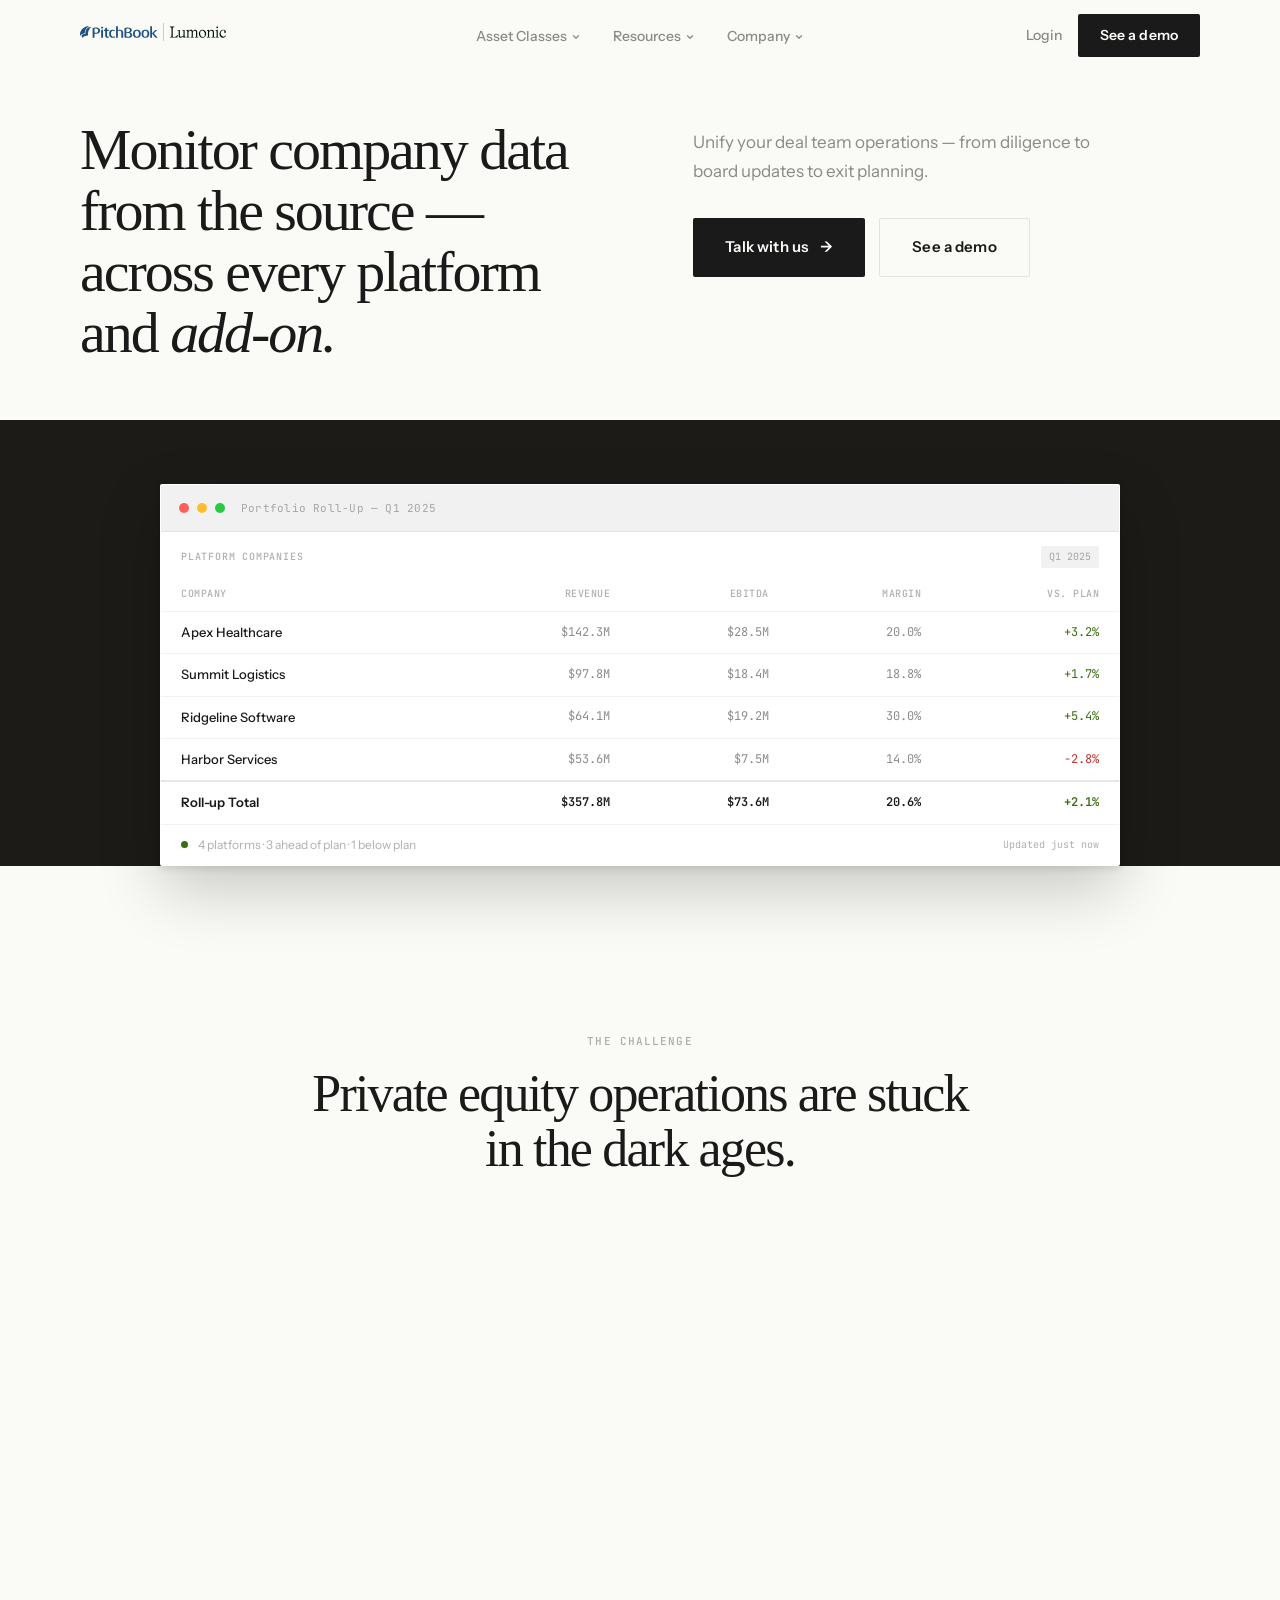
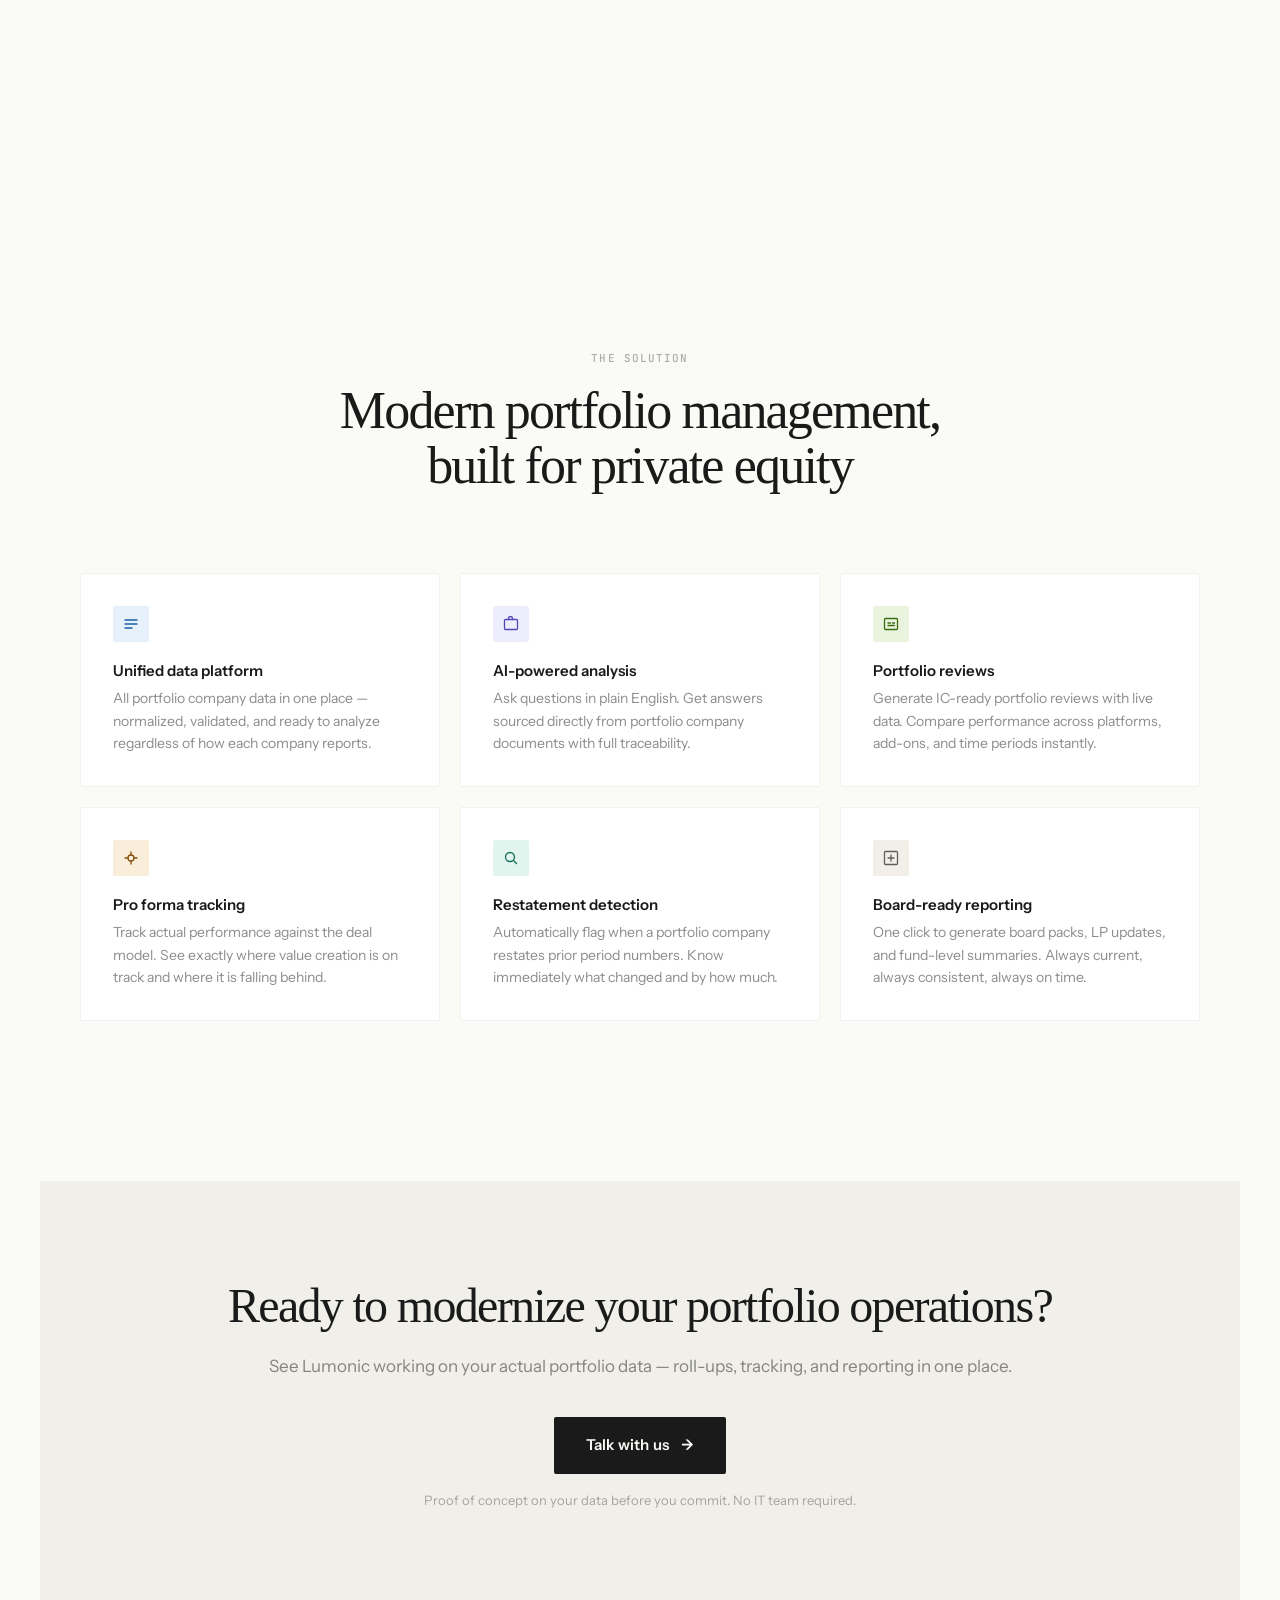
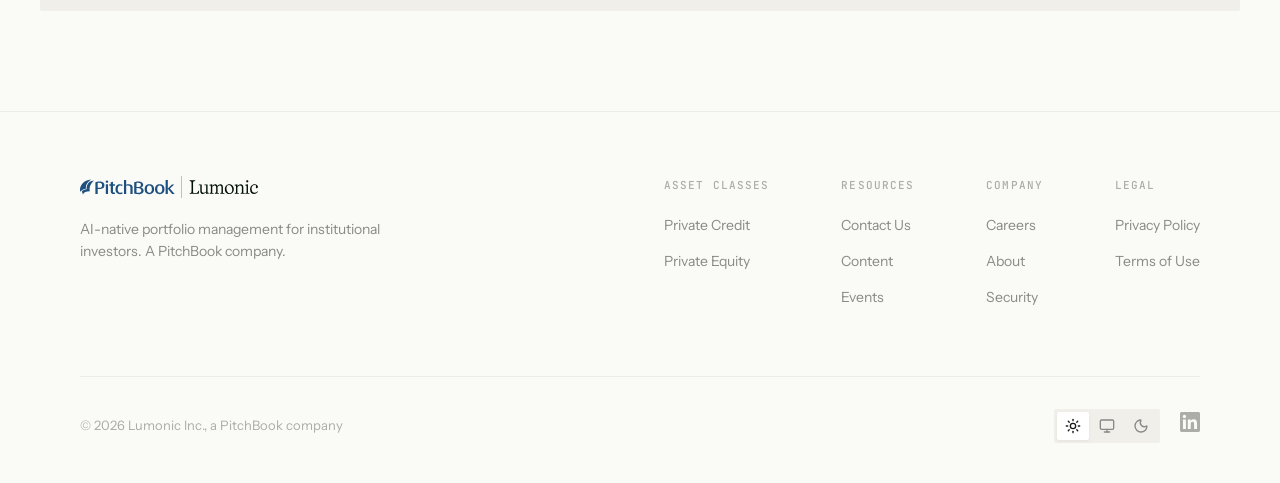
<file: private-equity.html>
<!DOCTYPE html>
<html lang="en">
<head>
<meta charset="UTF-8">
<meta name="viewport" content="width=device-width, initial-scale=1.0">
<title>Lumonic — Private Equity Portfolio Management</title>
<link rel="preconnect" href="https://fonts.googleapis.com">
<link rel="preconnect" href="https://fonts.gstatic.com" crossorigin>
<link href="https://fonts.googleapis.com/css2?family=Instrument+Sans:ital,wght@0,400;0,500;0,600;0,700;1,400;1,500&family=JetBrains+Mono:wght@400;500&display=swap" rel="stylesheet">
<link rel="stylesheet" href="css/styles.css">
<style>
/* ── Page-specific: Problem grid (not scattered cards) ── */
.problem-grid {
  display: grid;
  grid-template-columns: repeat(2, 1fr);
  gap: 20px;
  max-width: 900px;
  margin: 0 auto;
}
.problem-card {
  background: var(--bg-card);
  border: 1px solid var(--border);
  border-radius: 2px;
  padding: 32px;
  position: relative;
}
.problem-card::before {
  content: '';
  position: absolute;
  top: 0;
  left: 0;
  right: 0;
  height: 2px;
  background: #E24B4A;
  opacity: 0.6;
}
.problem-card h3 {
  font-family: 'Instrument Sans', sans-serif;
  font-size: 15px;
  font-weight: 600;
  color: var(--text);
  margin-bottom: 8px;
  letter-spacing: 0;
  line-height: 1.4;
}
.problem-card p {
  font-size: 14px;
  color: var(--text-soft);
  line-height: 1.6;
}

/* ── Delta indicators ── */
.delta-up { color: #3B6D11; }
.delta-down { color: #c4342d; }

/* ── Summary row ── */
.browser-table tbody tr.row-summary td {
  font-weight: 600;
  color: var(--text);
  border-top: 2px solid var(--border-strong);
  border-bottom: none;
}
.browser-table tbody tr.row-summary td:not(:first-child) {
  font-weight: 600;
}

/* ── Dark mode table fix ── */
[data-theme="dark"] .browser-table td:first-child { color: var(--text); }

/* ── Browser chrome: single-pane table layout ── */
.browser-content-single {
  min-height: 280px;
}
</style>
</head>
<body>

<!-- NAV -->
<div class="nav-backdrop" id="navBackdrop"></div>
<nav class="nav" id="nav">
  <div class="nav-left">
    <a href="index.html"><img src="logos/Lumonic_Logo.svg" alt="Lumonic" style="height: 18px; filter: var(--logo-filter); opacity: var(--logo-opacity);"></a>
  </div>
  <ul class="nav-links">
    <li>
      <span>Asset Classes <svg class="nav-chevron" viewBox="0 0 10 10" fill="none"><path d="M2.5 3.75L5 6.25L7.5 3.75" stroke="currentColor" stroke-width="1.2" stroke-linecap="round" stroke-linejoin="round"/></svg></span>
      <div class="nav-dropdown"><div class="nav-dropdown-inner">
        <a href="private-credit.html">Private Credit</a>
        <a href="private-equity.html">Private Equity</a>
      </div></div>
    </li>
    <li>
      <span>Resources <svg class="nav-chevron" viewBox="0 0 10 10" fill="none"><path d="M2.5 3.75L5 6.25L7.5 3.75" stroke="currentColor" stroke-width="1.2" stroke-linecap="round" stroke-linejoin="round"/></svg></span>
      <div class="nav-dropdown"><div class="nav-dropdown-inner">
        <a href="content.html">Content</a>
        <a href="events.html">Events</a>
      </div></div>
    </li>
    <li>
      <span>Company <svg class="nav-chevron" viewBox="0 0 10 10" fill="none"><path d="M2.5 3.75L5 6.25L7.5 3.75" stroke="currentColor" stroke-width="1.2" stroke-linecap="round" stroke-linejoin="round"/></svg></span>
      <div class="nav-dropdown"><div class="nav-dropdown-inner">
        <a href="about.html">About Us</a>
        <a href="contact.html">Contact</a>
        <a href="careers.html">Careers</a>
      </div></div>
    </li>
  </ul>
  <div class="nav-right">
    <a href="#" class="login-link">Login</a>
    <a href="#" class="btn btn-primary">See a demo</a>
  </div>
</nav>

<!-- HERO -->
<section class="hero">
  <div class="container">
    <div class="hero-split reveal">
      <div class="hero-left">
        <h1>Monitor company data from the source — across every platform and <em>add-on.</em></h1>
      </div>
      <div class="hero-right">
        <p class="hero-sub">Unify your deal team operations — from diligence to board updates to exit planning.</p>
        <div class="hero-buttons">
          <a href="#" class="btn btn-primary">Talk with us <span style="margin-left:4px;">→</span></a>
          <a href="#" class="btn btn-outline">See a demo</a>
        </div>
      </div>
    </div>
  </div>
</section>

<!-- Product Widget -->
<div class="hero-visual-wrap">
  <div class="container">
    <div class="hero-browser reveal">
      <div class="browser-toolbar">
        <div class="browser-dot" style="background:#ff5f57;"></div>
        <div class="browser-dot" style="background:#ffbd2e;"></div>
        <div class="browser-dot" style="background:#28ca41;"></div>
        <span class="browser-title">Portfolio Roll-Up — Q1 2025</span>
      </div>

      <div class="browser-content-single">
        <div style="width:100%;">
          <div class="browser-pane-header">
            <span class="browser-pane-title">Platform Companies</span>
            <span class="browser-pane-badge">Q1 2025</span>
          </div>
          <table class="browser-table">
            <thead>
              <tr><th>Company</th><th>Revenue</th><th>EBITDA</th><th>Margin</th><th>vs. Plan</th></tr>
            </thead>
            <tbody>
              <tr>
                <td>Apex Healthcare</td><td>$142.3M</td><td>$28.5M</td><td>20.0%</td><td><span class="delta-up">+3.2%</span></td>
              </tr>
              <tr>
                <td>Summit Logistics</td><td>$97.8M</td><td>$18.4M</td><td>18.8%</td><td><span class="delta-up">+1.7%</span></td>
              </tr>
              <tr>
                <td>Ridgeline Software</td><td>$64.1M</td><td>$19.2M</td><td>30.0%</td><td><span class="delta-up">+5.4%</span></td>
              </tr>
              <tr>
                <td>Harbor Services</td><td>$53.6M</td><td>$7.5M</td><td>14.0%</td><td><span class="delta-down">-2.8%</span></td>
              </tr>
              <tr class="row-summary">
                <td>Roll-up Total</td><td>$357.8M</td><td>$73.6M</td><td>20.6%</td><td><span class="delta-up">+2.1%</span></td>
              </tr>
            </tbody>
          </table>
        </div>
      </div>

      <div class="browser-alert">
        <div class="alert-dot" style="background: #3B6D11;"></div>
        <span class="alert-text">4 platforms · 3 ahead of plan · 1 below plan</span>
        <span class="alert-time">Updated just now</span>
      </div>
    </div>
  </div>
</div>

<!-- PROBLEM -->
<section class="problem">
  <div class="container">
    <div class="problem-header reveal">
      <span class="section-label">The challenge</span>
      <h2>Private equity operations are stuck in the dark ages.</h2>
    </div>

    <div class="problem-grid">
      <div class="problem-card reveal-child">
        <h3>Fragmented portfolio data</h3>
        <p>Every platform company reports differently. Your team spends weeks normalizing data across Excel files, board decks, and accounting systems before a single number is useful.</p>
      </div>
      <div class="problem-card reveal-child">
        <h3>Manual roll-ups</h3>
        <p>Consolidating financials across platforms and add-ons is a quarterly fire drill. One wrong formula and your entire roll-up is off.</p>
      </div>
      <div class="problem-card reveal-child">
        <h3>Slow board reporting</h3>
        <p>Deal teams spend more time building PowerPoints than analyzing performance. Board packs are late, inconsistent, and immediately out of date.</p>
      </div>
      <div class="problem-card reveal-child">
        <h3>No real-time visibility</h3>
        <p>By the time you see the numbers, they are already two months old. You cannot act on stale data, but that is all you have between quarterly cycles.</p>
      </div>
    </div>
  </div>
</section>

<!-- FEATURES / SOLUTION -->
<section class="features">
  <div class="container">
    <div class="features-header reveal">
      <span class="section-label">The solution</span>
      <h2>Modern portfolio management, built for private equity</h2>
    </div>

    <div class="features-grid">
      <div class="feat-card reveal-child">
        <div class="feat-icon" style="background: #E6F1FB;">
          <svg width="16" height="16" viewBox="0 0 16 16" fill="none"><path d="M2 4h12M2 8h12M2 12h7" stroke="#185FA5" stroke-width="1.3" stroke-linecap="round"/></svg>
        </div>
        <h3>Unified data platform</h3>
        <p>All portfolio company data in one place — normalized, validated, and ready to analyze regardless of how each company reports.</p>
      </div>
      <div class="feat-card reveal-child">
        <div class="feat-icon" style="background: #EEEDFE;">
          <svg width="16" height="16" viewBox="0 0 16 16" fill="none"><rect x="1.5" y="3.5" width="13" height="10" rx="1" stroke="#534AB7" stroke-width="1.3"/><path d="M5.5 3.5V2.5a2 2 0 014 0v1" stroke="#534AB7" stroke-width="1.3" stroke-linecap="round"/></svg>
        </div>
        <h3>AI-powered analysis</h3>
        <p>Ask questions in plain English. Get answers sourced directly from portfolio company documents with full traceability.</p>
      </div>
      <div class="feat-card reveal-child">
        <div class="feat-icon" style="background: #EAF3DE;">
          <svg width="16" height="16" viewBox="0 0 16 16" fill="none"><rect x="1.5" y="2.5" width="13" height="11" rx="1" stroke="#3B6D11" stroke-width="1.3"/><path d="M5 7h2.5M5 9.5h6.5M9.5 7h2" stroke="#3B6D11" stroke-width="1.3" stroke-linecap="round"/></svg>
        </div>
        <h3>Portfolio reviews</h3>
        <p>Generate IC-ready portfolio reviews with live data. Compare performance across platforms, add-ons, and time periods instantly.</p>
      </div>
      <div class="feat-card reveal-child">
        <div class="feat-icon" style="background: #FAEEDA;">
          <svg width="16" height="16" viewBox="0 0 16 16" fill="none"><path d="M8 2v3M8 11v3M2 8h3M11 8h3" stroke="#854F0B" stroke-width="1.3" stroke-linecap="round"/><circle cx="8" cy="8" r="3" stroke="#854F0B" stroke-width="1.3"/></svg>
        </div>
        <h3>Pro forma tracking</h3>
        <p>Track actual performance against the deal model. See exactly where value creation is on track and where it is falling behind.</p>
      </div>
      <div class="feat-card reveal-child">
        <div class="feat-icon" style="background: #E1F5EE;">
          <svg width="16" height="16" viewBox="0 0 16 16" fill="none"><circle cx="7" cy="7" r="4.5" stroke="#0F6E56" stroke-width="1.3"/><path d="M10.5 10.5l3 3" stroke="#0F6E56" stroke-width="1.3" stroke-linecap="round"/></svg>
        </div>
        <h3>Restatement detection</h3>
        <p>Automatically flag when a portfolio company restates prior period numbers. Know immediately what changed and by how much.</p>
      </div>
      <div class="feat-card reveal-child">
        <div class="feat-icon" style="background: #F1EFE8;">
          <svg width="16" height="16" viewBox="0 0 16 16" fill="none"><rect x="1.5" y="1.5" width="13" height="13" rx="1" stroke="#5F5E5A" stroke-width="1.3"/><path d="M5 8h6M8 5v6" stroke="#5F5E5A" stroke-width="1.3" stroke-linecap="round"/></svg>
        </div>
        <h3>Board-ready reporting</h3>
        <p>One click to generate board packs, LP updates, and fund-level summaries. Always current, always consistent, always on time.</p>
      </div>
    </div>
  </div>
</section>

<!-- BOTTOM CTA -->
<div class="bottom-cta reveal">
  <h2>Ready to modernize your portfolio operations?</h2>
  <p class="bottom-cta-sub">See Lumonic working on your actual portfolio data — roll-ups, tracking, and reporting in one place.</p>
  <a href="#" class="btn btn-primary">Talk with us <span style="margin-left:4px;">→</span></a>
  <p class="bottom-cta-note">Proof of concept on your data before you commit. No IT team required.</p>
</div>

<!-- FOOTER -->
<footer class="footer">
  <div class="container">
    <div class="footer-top">
      <div class="footer-brand">
        <div><img src="logos/Lumonic_Logo.svg" alt="Lumonic" style="height: 22px; filter: var(--logo-filter); opacity: var(--logo-opacity);"></div>
        <p class="footer-brand-tagline">AI-native portfolio management for institutional investors. A PitchBook company.</p>
      </div>
      <div class="footer-columns">
        <div class="footer-col">
          <h4>Asset Classes</h4>
          <ul>
            <li><a href="private-credit.html">Private Credit</a></li>
            <li><a href="private-equity.html">Private Equity</a></li>
          </ul>
        </div>
        <div class="footer-col">
          <h4>Resources</h4>
          <ul>
            <li><a href="contact.html">Contact Us</a></li>
            <li><a href="content.html">Content</a></li>
            <li><a href="events.html">Events</a></li>
          </ul>
        </div>
        <div class="footer-col">
          <h4>Company</h4>
          <ul>
            <li><a href="careers.html">Careers</a></li>
            <li><a href="about.html">About</a></li>
            <li><a href="#">Security</a></li>
          </ul>
        </div>
        <div class="footer-col">
          <h4>Legal</h4>
          <ul>
            <li><a href="#">Privacy Policy</a></li>
            <li><a href="#">Terms of Use</a></li>
          </ul>
        </div>
      </div>
    </div>
    <div class="footer-bottom">
      <span class="footer-copy">&copy; 2026 Lumonic Inc., a PitchBook company</span>
      <div style="display:flex;align-items:center;gap:20px;">
        <div class="theme-switcher" id="themeSwitcher">
          <button data-theme="light" class="active" aria-label="Light mode"><svg width="16" height="16" viewBox="0 0 24 24" fill="none" stroke="currentColor" stroke-width="2" stroke-linecap="round" stroke-linejoin="round"><circle cx="12" cy="12" r="4"/><path d="M12 2v2"/><path d="M12 20v2"/><path d="m4.93 4.93 1.41 1.41"/><path d="m17.66 17.66 1.41 1.41"/><path d="M2 12h2"/><path d="M20 12h2"/><path d="m6.34 17.66-1.41 1.41"/><path d="m19.07 4.93-1.41 1.41"/></svg></button>
          <button data-theme="system" aria-label="System preference"><svg width="16" height="16" viewBox="0 0 24 24" fill="none" stroke="currentColor" stroke-width="2" stroke-linecap="round" stroke-linejoin="round"><rect width="20" height="14" x="2" y="3" rx="2"/><line x1="8" x2="16" y1="21" y2="21"/><line x1="12" x2="12" y1="17" y2="21"/></svg></button>
          <button data-theme="dark" aria-label="Dark mode"><svg width="16" height="16" viewBox="0 0 24 24" fill="none" stroke="currentColor" stroke-width="2" stroke-linecap="round" stroke-linejoin="round"><path d="M20.985 12.486a9 9 0 1 1-9.473-9.472c.405-.022.617.46.402.803a6 6 0 0 0 8.268 8.268c.344-.215.825-.004.803.401"/></svg></button>
        </div>
        <div class="footer-social">
          <a href="#" aria-label="LinkedIn">
            <svg width="20" height="20" viewBox="0 0 24 24" fill="currentColor"><path d="M20.447 20.452h-3.554v-5.569c0-1.328-.027-3.037-1.852-3.037-1.853 0-2.136 1.445-2.136 2.939v5.667H9.351V9h3.414v1.561h.046c.477-.9 1.637-1.85 3.37-1.85 3.601 0 4.267 2.37 4.267 5.455v6.286zM5.337 7.433a2.062 2.062 0 01-2.063-2.065 2.064 2.064 0 112.063 2.065zm1.782 13.019H3.555V9h3.564v11.452zM22.225 0H1.771C.792 0 0 .774 0 1.729v20.542C0 23.227.792 24 1.771 24h20.451C23.2 24 24 23.227 24 22.271V1.729C24 .774 23.2 0 22.222 0h.003z"/></svg>
          </a>
        </div>
      </div>
    </div>
  </div>
</footer>

<script src="js/main.js"></script>
</body>
</html>
</file>
<file: css/styles.css>
*, *::before, *::after { margin: 0; padding: 0; box-sizing: border-box; }
html { scroll-behavior: smooth; }

:root {
  --bg: #FAFAF6;
  --bg-card: #fff;
  --bg-elevated: #F0EFE9;
  --text: #1a1a1a;
  --text-soft: rgba(26, 26, 26, 0.5);
  --text-muted: rgba(26, 26, 26, 0.35);
  --border: rgba(26, 26, 26, 0.06);
  --border-strong: rgba(26, 26, 26, 0.1);
  --hero-dark: #1c1b18;
  --hero-dark-border: rgba(255,255,255,0.06);
  --nav-bg: rgba(250, 250, 246, 0.85);
  --logo-filter: none;
  --logo-opacity: 1;
  --trust-logo-filter: brightness(0) invert(1);
  --trust-logo-opacity: 0.45;
  --trust-label: rgba(255,255,255,0.3);
}

[data-theme="dark"] {
  --bg: #111110;
  --bg-card: #1a1918;
  --bg-elevated: #1e1d1b;
  --text: #e8e6e1;
  --text-soft: rgba(232, 230, 225, 0.55);
  --text-muted: rgba(232, 230, 225, 0.3);
  --border: rgba(255, 255, 255, 0.06);
  --border-strong: rgba(255, 255, 255, 0.1);
  --hero-dark: #0a0a09;
  --hero-dark-border: rgba(255,255,255,0.08);
  --nav-bg: rgba(17, 17, 16, 0.85);
  --logo-filter: brightness(0) invert(1);
  --logo-opacity: 0.85;
  --trust-logo-filter: brightness(0) invert(1);
  --trust-logo-opacity: 0.4;
  --trust-label: rgba(255,255,255,0.25);
}

body {
  font-family: 'Instrument Sans', sans-serif;
  color: var(--text);
  background: var(--bg);
  line-height: 1.65;
  font-size: 16px;
  -webkit-font-smoothing: antialiased;
  -moz-osx-font-smoothing: grayscale;
  transition: background 0.3s ease, color 0.3s ease;
}

h1, h2, h3 {
  font-family: 'Office Times Round', Georgia, 'Times New Roman', serif;
  font-weight: 400;
  line-height: 1.06;
  letter-spacing: -0.035em;
}

a { text-decoration: none; color: inherit; }

.container {
  max-width: 1200px;
  margin: 0 auto;
  padding: 0 40px;
}

/* ── Buttons ── */
.btn {
  display: inline-flex;
  align-items: center;
  justify-content: center;
  gap: 8px;
  padding: 16px 32px;
  border-radius: 2px;
  font-family: 'Instrument Sans', sans-serif;
  font-size: 15px;
  font-weight: 600;
  letter-spacing: 0.01em;
  cursor: pointer;
  transition: all 0.15s ease;
  border: none;
}

.btn-primary {
  background: var(--text);
  color: var(--bg);
}
.btn-primary:hover {
  opacity: 0.85;
  transform: translateY(-1px);
  box-shadow: 0 4px 12px rgba(0,0,0,0.12);
}

.btn-outline {
  background: transparent;
  color: var(--text);
  border: 1px solid var(--border-strong);
}
.btn-outline:hover {
  background: var(--border);
  border-color: var(--text-muted);
}

/* ── Section Label ── */
.section-label {
  display: inline-block;
  font-family: 'JetBrains Mono', monospace;
  font-size: 11px;
  font-weight: 500;
  letter-spacing: 0.1em;
  text-transform: uppercase;
  color: var(--text-muted);
  margin-bottom: 16px;
}

/* ── Animations ── */
.reveal {
  opacity: 0;
  transform: translateY(28px);
  transition: opacity 0.9s cubic-bezier(0.16, 1, 0.3, 1), transform 0.9s cubic-bezier(0.16, 1, 0.3, 1);
}
.reveal.visible {
  opacity: 1;
  transform: translateY(0);
}

.reveal-child {
  opacity: 0;
  transform: translateY(20px);
  transition: opacity 0.7s cubic-bezier(0.16, 1, 0.3, 1), transform 0.7s cubic-bezier(0.16, 1, 0.3, 1);
}
.reveal-child.visible {
  opacity: 1;
  transform: translateY(0);
}

/* ── NAV ── */
.nav {
  position: fixed;
  top: 0;
  left: 0;
  right: 0;
  z-index: 1000;
  height: 72px;
  display: flex;
  align-items: center;
  justify-content: space-between;
  max-width: 1200px;
  margin: 0 auto;
  padding: 0 40px;
  transition: border-color 0.3s ease;
  border-bottom: 1px solid transparent;
}
.nav-backdrop {
  position: fixed;
  top: 0;
  left: 0;
  right: 0;
  height: 72px;
  z-index: 999;
  transition: background 0.3s ease, border-color 0.3s ease;
  border-bottom: 1px solid transparent;
}
.nav-backdrop.scrolled {
  background: var(--nav-bg);
  backdrop-filter: blur(16px);
  -webkit-backdrop-filter: blur(16px);
  border-bottom-color: var(--border);
}
.nav.scrolled {
  border-bottom-color: var(--border);
}

.nav-left {
  display: flex;
  align-items: center;
  flex-shrink: 0;
}

.nav-links {
  display: flex;
  gap: 32px;
  list-style: none;
  position: absolute;
  left: 50%;
  transform: translateX(-50%);
}
.nav-links li {
  position: relative;
}
.nav-links a,
.nav-links > li > span {
  font-size: 14px;
  font-weight: 500;
  color: var(--text-soft);
  transition: color 0.2s;
  cursor: pointer;
  display: inline-flex;
  align-items: center;
  gap: 4px;
}
.nav-links a:hover,
.nav-links > li > span:hover { color: var(--text); }

/* Dropdown chevron */
.nav-chevron {
  width: 10px;
  height: 10px;
  transition: transform 0.2s;
}

/* Dropdown panel */
.nav-dropdown {
  position: absolute;
  top: 100%;
  left: -16px;
  padding-top: 12px;
  opacity: 0;
  transform: translateY(-4px);
  pointer-events: none;
  transition: opacity 0.2s ease, transform 0.2s ease;
  z-index: 100;
}
.nav-dropdown-inner {
  background: var(--bg-card);
  border: 1px solid var(--border);
  border-radius: 2px;
  box-shadow: 0 4px 20px rgba(0,0,0,0.08);
  min-width: 200px;
  padding: 8px 0;
}
.nav-links li:hover .nav-dropdown {
  opacity: 1;
  transform: translateY(0);
  pointer-events: auto;
}
.nav-dropdown a {
  display: block;
  padding: 10px 20px;
  font-size: 13px;
  font-weight: 500;
  color: var(--text-soft);
}
.nav-dropdown a:hover {
  background: var(--border);
  color: var(--text);
}
.nav-dropdown-desc {
  font-size: 12px;
  font-weight: 400;
  color: var(--text-muted);
  margin-top: 2px;
}

.nav-right {
  display: flex;
  align-items: center;
  gap: 16px;
}
.nav-right .login-link {
  font-size: 14px;
  font-weight: 500;
  color: var(--text-soft);
  transition: color 0.2s;
}
.nav-right .login-link:hover { color: var(--text); }
.nav-right .btn { padding: 10px 22px; font-size: 14px; }

/* Theme switcher (footer) */
.theme-switcher {
  display: inline-flex;
  background: var(--bg-elevated);
  border-radius: 2px;
  padding: 3px;
  gap: 2px;
}
.theme-switcher button {
  padding: 6px 8px;
  background: transparent;
  border: none;
  border-radius: 2px;
  cursor: pointer;
  transition: color 0.15s, background 0.15s;
  display: flex;
  align-items: center;
  justify-content: center;
  color: #888;
}
.theme-switcher button:hover { color: #555; }
.theme-switcher button.active {
  background: var(--bg-card);
  color: #1a1a1a;
  box-shadow: 0 1px 3px rgba(0,0,0,0.06);
}
[data-theme="dark"] .theme-switcher button { color: #777; }
[data-theme="dark"] .theme-switcher button:hover { color: #aaa; }
[data-theme="dark"] .theme-switcher button.active {
  color: #e8e6e1;
}
.theme-switcher button svg {
  width: 16px;
  height: 16px;
  display: block;
}

/* ── HERO ── */
.hero {
  padding: 120px 0 0;
}

.hero-split {
  display: grid;
  grid-template-columns: 1.1fr 1fr;
  gap: 56px;
  align-items: start;
  margin-bottom: 56px;
}

.hero-left h1 {
  font-size: 58px;
  max-width: 520px;
  margin: 0;
  line-height: 1.05;
  letter-spacing: -0.035em;
}
.hero-left h1 em {
  font-style: italic;
  font-weight: 300;
}

.hero-right {
  padding-top: 8px;
}

.hero-sub {
  font-size: 17px;
  color: var(--text-soft);
  max-width: 420px;
  margin: 0 0 32px;
  line-height: 1.7;
}

.hero-buttons {
  display: flex;
  gap: 14px;
}

/* ── Hero Visual Block ── */
.hero-visual-wrap {
  background: var(--hero-dark);
  padding: 64px 0 0;
}

.hero-browser {
  max-width: 960px;
  margin: 0 auto;
  background: var(--bg-card);
  border: 1px solid var(--hero-dark-border);
  border-radius: 2px;
  box-shadow: 0 2px 8px rgba(0,0,0,0.12), 0 24px 64px rgba(0,0,0,0.2);
  overflow: hidden;
}

.browser-toolbar {
  display: flex;
  align-items: center;
  gap: 8px;
  padding: 14px 18px;
  background: var(--border);
  border-bottom: 1px solid var(--border);
}
.browser-dot {
  width: 10px;
  height: 10px;
  border-radius: 50%;
}
.browser-title {
  font-family: 'JetBrains Mono', monospace;
  font-size: 11px;
  color: var(--text-muted);
  margin-left: 8px;
  letter-spacing: 0.02em;
}

.browser-content {
  display: grid;
  grid-template-columns: 1.1fr 1fr;
  min-height: 360px;
}

/* Left pane: table */
.browser-left {
  border-right: 1px solid var(--border);
}
.browser-pane-header {
  padding: 14px 20px 10px;
  display: flex;
  align-items: center;
  justify-content: space-between;
}
.browser-pane-title {
  font-family: 'JetBrains Mono', monospace;
  font-size: 10px;
  font-weight: 500;
  color: var(--text-muted);
  letter-spacing: 0.08em;
  text-transform: uppercase;
}
.browser-pane-badge {
  font-family: 'JetBrains Mono', monospace;
  font-size: 10px;
  padding: 3px 8px;
  background: var(--border);
  color: var(--text-muted);
  border-radius: 2px;
}

.browser-table {
  width: 100%;
  border-collapse: collapse;
  font-size: 13px;
}
.browser-table th {
  font-size: 10px;
  font-family: 'JetBrains Mono', monospace;
  font-weight: 500;
  color: var(--text-muted);
  text-align: left;
  padding: 8px 20px;
  letter-spacing: 0.05em;
  text-transform: uppercase;
  border-bottom: 1px solid var(--border);
}
.browser-table th:not(:first-child) { text-align: right; }
.browser-table td {
  padding: 10px 20px;
  color: var(--text-soft);
  border-bottom: 1px solid var(--border);
}
.browser-table td:not(:first-child) {
  text-align: right;
  font-family: 'JetBrains Mono', monospace;
  font-size: 12px;
}
.browser-table td:first-child { font-weight: 500; color: #1a1a1a; }

.browser-table tbody tr {
  cursor: pointer;
  transition: background 0.15s ease;
}
.browser-table tbody tr:hover {
  background: var(--border);
}
.browser-table tbody tr.row-active {
  background: rgba(55, 138, 221, 0.08);
}
.browser-table tbody tr.row-active td:first-child {
  color: #378ADD;
}

.status-badge {
  display: inline-block;
  font-family: 'JetBrains Mono', monospace;
  font-size: 10px;
  padding: 2px 8px;
  border-radius: 2px;
  font-weight: 500;
}
.status-current { background: #EAF3DE; color: #3B6D11; }
.status-watch { background: #FAEEDA; color: #854F0B; }
.status-breach { background: rgba(226,75,74,0.08); color: #c4342d; }

.table-hint {
  padding: 12px 20px;
  font-size: 11px;
  color: var(--text-muted);
  text-align: center;
  transition: opacity 0.3s;
}
.table-hint.hidden { opacity: 0; }

/* Right pane: AI chat */
.browser-right {
  background: var(--bg-elevated);
  display: flex;
  flex-direction: column;
  position: relative;
  overflow: hidden;
}

.chat-header {
  padding: 12px 18px;
  border-bottom: 1px solid var(--border);
  background: var(--bg-card);
  display: flex;
  align-items: center;
  gap: 8px;
}
.chat-header-dot {
  width: 8px;
  height: 8px;
  border-radius: 50%;
  background: #28ca41;
}
.chat-header-title {
  font-family: 'Instrument Sans', sans-serif;
  font-size: 12px;
  font-weight: 600;
  color: var(--text-soft);
}
.chat-header-tag {
  font-family: 'JetBrains Mono', monospace;
  font-size: 10px;
  color: var(--text-muted);
  margin-left: auto;
}

.chat-body {
  flex: 1;
  padding: 18px;
  overflow-y: auto;
  display: flex;
  flex-direction: column;
  gap: 14px;
  transition: opacity 0.2s ease;
}
.chat-body.fade-out { opacity: 0; }

.chat-empty {
  display: flex;
  flex-direction: column;
  align-items: center;
  justify-content: center;
  height: 100%;
  text-align: center;
  color: var(--text-muted);
  font-size: 13px;
  gap: 8px;
  padding: 20px;
}
.chat-empty-icon {
  width: 28px;
  height: 28px;
  color: var(--text-muted);
}

/* Chat steps (AI thinking) */
.chat-step {
  display: flex;
  align-items: baseline;
  gap: 8px;
  opacity: 0;
  transform: translateY(6px);
  transition: opacity 0.4s cubic-bezier(0.16,1,0.3,1), transform 0.4s cubic-bezier(0.16,1,0.3,1);
}
.chat-step.visible { opacity: 1; transform: translateY(0); }

.chat-step-action {
  font-family: 'JetBrains Mono', monospace;
  font-size: 11px;
  color: var(--text-muted);
  flex-shrink: 0;
}
.chat-step-detail {
  font-size: 12px;
  color: var(--text-muted);
  white-space: nowrap;
  overflow: hidden;
  text-overflow: ellipsis;
}

/* Chat response text */
.chat-response {
  font-size: 13px;
  color: var(--text-soft);
  line-height: 1.65;
  opacity: 0;
  transform: translateY(6px);
  transition: opacity 0.4s cubic-bezier(0.16,1,0.3,1), transform 0.4s cubic-bezier(0.16,1,0.3,1);
}
.chat-response.visible { opacity: 1; transform: translateY(0); }

/* Source doc preview card inside chat */
.chat-source-card {
  background: var(--bg-card);
  border: 1px solid var(--border);
  border-radius: 2px;
  overflow: hidden;
  opacity: 0;
  transform: translateY(6px);
  transition: opacity 0.4s cubic-bezier(0.16,1,0.3,1), transform 0.4s cubic-bezier(0.16,1,0.3,1);
}
.chat-source-card.visible { opacity: 1; transform: translateY(0); }

.chat-source-header {
  padding: 8px 12px;
  border-bottom: 1px solid var(--border);
  display: flex;
  align-items: center;
  gap: 6px;
  font-family: 'JetBrains Mono', monospace;
  font-size: 10px;
  color: var(--text-muted);
}
.chat-source-header svg {
  width: 12px;
  height: 12px;
  color: var(--text-muted);
}

.chat-source-excerpt {
  padding: 12px;
  font-size: 11.5px;
  line-height: 1.75;
  color: var(--text-muted);
}
.chat-source-excerpt .src-highlight {
  color: var(--text);
  background: rgba(133, 79, 11, 0.08);
  border-left: 2px solid #854F0B;
  padding: 2px 8px;
  margin: 3px -6px;
  display: block;
}

/* Chat input bar */
.chat-input {
  padding: 10px 14px;
  border-top: 1px solid var(--border);
  background: var(--bg-card);
  display: flex;
  align-items: center;
  gap: 8px;
}
.chat-input-field {
  flex: 1;
  font-family: 'Instrument Sans', sans-serif;
  font-size: 12px;
  color: var(--text-muted);
  border: none;
  background: transparent;
  outline: none;
}
.chat-input-btn {
  width: 24px;
  height: 24px;
  border-radius: 2px;
  background: var(--text);
  border: none;
  display: flex;
  align-items: center;
  justify-content: center;
  cursor: default;
}
.chat-input-btn svg {
  width: 12px;
  height: 12px;
  color: var(--bg);
}

/* Alert bar at bottom of browser */
.browser-alert {
  display: flex;
  align-items: center;
  gap: 10px;
  padding: 10px 20px;
  border-top: 1px solid var(--border);
  background: var(--bg-card);
  transition: opacity 0.3s ease;
  min-height: 40px;
}
.alert-dot {
  width: 7px;
  height: 7px;
  border-radius: 50%;
  flex-shrink: 0;
  transition: background 0.3s;
}
.alert-text {
  font-size: 12px;
  color: var(--text-muted);
  transition: opacity 0.2s;
  white-space: nowrap;
  overflow: hidden;
  text-overflow: ellipsis;
}
.alert-time {
  font-family: 'JetBrains Mono', monospace;
  font-size: 10px;
  color: var(--text-muted);
  margin-left: auto;
  flex-shrink: 0;
}

@keyframes alert-pulse {
  0%, 100% { box-shadow: 0 0 0 0 rgba(226, 75, 74, 0.4); }
  50% { box-shadow: 0 0 0 4px rgba(226, 75, 74, 0); }
}
.alert-dot.pulse { animation: alert-pulse 1.5s ease-in-out 1; }

/* ── LOGO BAR ── */
.logo-bar {
  padding: 80px 0;
  text-align: center;
}
.logo-bar-label {
  font-family: 'Instrument Sans', sans-serif;
  font-size: 13px;
  font-weight: 400;
  color: var(--text-muted);
  margin-bottom: 36px;
}
.logo-bar-logos {
  display: grid;
  grid-template-columns: repeat(5, 1fr);
  gap: 0;
  align-items: center;
  max-width: 900px;
  margin: 0 auto;
}
.logo-bar-logos img {
  height: 20px;
  object-fit: contain;
  justify-self: center;
  padding: 24px 0;
  opacity: 0.6;
}
[data-theme="dark"] .logo-bar-logos img {
  filter: brightness(0) invert(1);
  opacity: 0.45;
}

/* ── PROBLEM SECTION ── */
.problem {
  padding: 160px 0;
}
.problem-header {
  text-align: center;
  margin-bottom: 80px;
}
.problem-header h2 {
  font-size: 52px;
  max-width: 700px;
  margin: 0 auto;
  line-height: 1.06;
}

.problem-desk {
  position: relative;
  max-width: 900px;
  margin: 0 auto 48px;
  height: 280px;
}

.pain-card {
  position: absolute;
  background: var(--bg-card);
  border: 1px solid var(--border);
  border-radius: 2px;
  padding: 20px 24px;
  font-size: 14px;
  color: var(--text-soft);
  line-height: 1.55;
  box-shadow: 0 1px 3px rgba(0,0,0,0.03), 0 4px 16px rgba(0,0,0,0.04);
  max-width: 320px;
  transition: transform 0.8s cubic-bezier(0.16, 1, 0.3, 1), opacity 0.8s cubic-bezier(0.16, 1, 0.3, 1);
}
.pain-card::before {
  content: '';
  position: absolute;
  top: 0;
  left: 0;
  right: 0;
  height: 2px;
  background: #E24B4A;
  opacity: 0.6;
}

.pain-card:nth-child(1) {
  top: 0;
  left: 4%;
  transform: rotate(-2deg);
}
.pain-card:nth-child(2) {
  top: 10px;
  right: 6%;
  transform: rotate(1.5deg);
}
.pain-card:nth-child(3) {
  top: 100px;
  left: 18%;
  transform: rotate(0.8deg);
}
.pain-card:nth-child(4) {
  top: 120px;
  right: 12%;
  transform: rotate(-1.2deg);
}
.pain-card:nth-child(5) {
  top: 200px;
  left: 32%;
  transform: rotate(1deg);
}

.pain-card.settled:nth-child(1) { transform: rotate(-1deg) translateY(-4px); }
.pain-card.settled:nth-child(2) { transform: rotate(0.8deg) translateY(-2px); }
.pain-card.settled:nth-child(3) { transform: rotate(0.3deg) translateY(-3px); }
.pain-card.settled:nth-child(4) { transform: rotate(-0.6deg) translateY(-2px); }
.pain-card.settled:nth-child(5) { transform: rotate(0.5deg) translateY(-4px); }

.problem-closing {
  text-align: center;
  font-size: 17px;
  color: var(--text-soft);
  font-style: italic;
  max-width: 600px;
  margin: 0 auto;
  line-height: 1.7;
}

/* ── HOW IT WORKS ── */
.how-it-works {
  padding: 160px 0;
}
.how-header {
  text-align: center;
  margin-bottom: 64px;
}
.how-header h2 {
  font-size: 52px;
  max-width: 650px;
  margin: 0 auto;
  line-height: 1.06;
  margin-bottom: 20px;
}
.how-header p {
  font-size: 18px;
  color: var(--text-soft);
  max-width: 560px;
  margin: 0 auto;
  line-height: 1.7;
}

/* Tabs */
.flow-tabs {
  display: flex;
  justify-content: center;
  gap: 4px;
  margin-bottom: 48px;
  background: var(--bg-elevated);
  border-radius: 2px;
  padding: 4px;
  max-width: 560px;
  margin-left: auto;
  margin-right: auto;
}
.flow-tab {
  flex: 1;
  padding: 12px 20px;
  font-family: 'Instrument Sans', sans-serif;
  font-size: 14px;
  font-weight: 500;
  color: var(--text-muted);
  background: transparent;
  border: none;
  border-radius: 2px;
  cursor: pointer;
  transition: color 0.2s, background 0.2s;
  text-align: center;
}
.flow-tab:hover { color: var(--text-soft); }
.flow-tab.active {
  background: var(--bg-card);
  color: var(--text);
  box-shadow: 0 1px 3px rgba(0,0,0,0.06);
}

/* Preview card */
.flow-preview {
  background: var(--bg-elevated);
  border-radius: 2px;
  border: 1px solid var(--border);
  overflow: hidden;
  min-height: 420px;
  position: relative;
}
.flow-preview-panel {
  display: none;
  padding: 0;
}
.flow-preview-panel.active { display: block; }

/* Shared mini-UI styles */
.mini-toolbar {
  display: flex;
  align-items: center;
  padding: 14px 20px;
  border-bottom: 1px solid var(--border);
  background: var(--bg-card);
  gap: 12px;
}
.mini-toolbar-title {
  font-family: 'JetBrains Mono', monospace;
  font-size: 11px;
  font-weight: 500;
  color: var(--text-muted);
  letter-spacing: 0.05em;
  text-transform: uppercase;
}
.mini-toolbar-right {
  margin-left: auto;
  display: flex;
  align-items: center;
  gap: 8px;
}
.mini-badge {
  font-family: 'JetBrains Mono', monospace;
  font-size: 10px;
  padding: 3px 8px;
  border-radius: 2px;
  background: var(--border);
  color: var(--text-muted);
}
.mini-badge-green {
  background: #EAF3DE;
  color: #3B6D11;
}
.mini-badge-amber {
  background: #FAEEDA;
  color: #854F0B;
}
.mini-body {
  padding: 24px;
}

/* File list (Ingest) */
.file-list {
  display: flex;
  flex-direction: column;
  gap: 8px;
}
.file-item {
  display: flex;
  align-items: center;
  gap: 14px;
  padding: 14px 18px;
  background: var(--bg-card);
  border: 1px solid var(--border);
  border-radius: 2px;
}
.file-icon {
  width: 36px;
  height: 36px;
  border-radius: 2px;
  display: flex;
  align-items: center;
  justify-content: center;
  font-family: 'JetBrains Mono', monospace;
  font-size: 10px;
  font-weight: 600;
  flex-shrink: 0;
}
.file-icon-pdf { background: rgba(226,75,74,0.08); color: #c4342d; }
.file-icon-xls { background: rgba(59,109,17,0.08); color: #3B6D11; }
.file-icon-ppt { background: rgba(133,79,11,0.08); color: #854F0B; }
.file-name {
  font-size: 13px;
  font-weight: 500;
  color: var(--text);
}
.file-meta {
  font-size: 12px;
  color: var(--text-muted);
  margin-top: 2px;
}
.file-status {
  margin-left: auto;
  font-family: 'JetBrains Mono', monospace;
  font-size: 10px;
  color: #3B6D11;
}

/* Field mapping (Extract) */
.extract-split {
  display: grid;
  grid-template-columns: 1fr 1fr;
  gap: 0;
  min-height: 380px;
}
.extract-doc {
  padding: 20px;
  border-right: 1px solid var(--border);
  font-size: 12.5px;
  line-height: 1.8;
  color: var(--text-muted);
}
.extract-doc .src-highlight {
  color: var(--text);
  background: rgba(55, 138, 221, 0.08);
  border-left: 2px solid #378ADD;
  padding: 2px 8px;
  margin: 3px -8px;
  display: block;
}
.extract-fields {
  padding: 20px;
  background: var(--bg-card);
}
.extract-field {
  padding: 12px 0;
  border-bottom: 1px solid var(--border);
  display: flex;
  justify-content: space-between;
  align-items: baseline;
}
.extract-field:last-child { border-bottom: none; }
.extract-field-label {
  font-size: 12px;
  color: var(--text-muted);
}
.extract-field-value {
  font-family: 'JetBrains Mono', monospace;
  font-size: 12px;
  color: var(--text);
  font-weight: 500;
}

/* Review checklist */
.review-list {
  display: flex;
  flex-direction: column;
  gap: 6px;
}
.review-item {
  display: flex;
  align-items: center;
  gap: 14px;
  padding: 16px 18px;
  background: var(--bg-card);
  border: 1px solid var(--border);
  border-radius: 2px;
}
.review-check {
  width: 20px;
  height: 20px;
  border-radius: 2px;
  border: 1.5px solid var(--border-strong);
  display: flex;
  align-items: center;
  justify-content: center;
  flex-shrink: 0;
}
.review-check.done {
  background: #3B6D11;
  border-color: #3B6D11;
}
.review-check.done svg { color: #fff; }
.review-label {
  font-size: 13px;
  color: var(--text);
  flex: 1;
}
.review-label-sub {
  font-size: 12px;
  color: var(--text-muted);
  margin-top: 2px;
}
.review-confidence {
  font-family: 'JetBrains Mono', monospace;
  font-size: 11px;
  color: var(--text-muted);
}

/* Dashboard (Live) */
.dash-grid {
  display: grid;
  grid-template-columns: repeat(3, 1fr);
  gap: 12px;
  margin-bottom: 16px;
}
.dash-metric {
  background: var(--bg-card);
  border: 1px solid var(--border);
  border-radius: 2px;
  padding: 18px;
}
.dash-metric-label {
  font-size: 11px;
  color: var(--text-muted);
  margin-bottom: 6px;
}
.dash-metric-value {
  font-family: 'JetBrains Mono', monospace;
  font-size: 22px;
  font-weight: 500;
  color: var(--text);
}
.dash-metric-delta {
  font-family: 'JetBrains Mono', monospace;
  font-size: 11px;
  margin-top: 4px;
}
.dash-metric-up { color: #3B6D11; }
.dash-metric-down { color: #c4342d; }
.dash-alert-row {
  display: flex;
  align-items: center;
  gap: 10px;
  padding: 12px 16px;
  background: var(--bg-card);
  border: 1px solid var(--border);
  border-radius: 2px;
  font-size: 12px;
  color: var(--text-soft);
}
.dash-alert-dot {
  width: 6px;
  height: 6px;
  border-radius: 50%;
  flex-shrink: 0;
}
.dash-alert-time {
  margin-left: auto;
  font-family: 'JetBrains Mono', monospace;
  font-size: 10px;
  color: var(--text-muted);
}

/* ── FEATURES ── */
.features {
  padding: 160px 0;
}
.features-header {
  text-align: center;
  margin-bottom: 80px;
}
.features-header h2 {
  font-size: 52px;
  max-width: 650px;
  margin: 0 auto;
  line-height: 1.06;
}

.features-grid {
  display: grid;
  grid-template-columns: repeat(3, 1fr);
  gap: 20px;
}

.feat-card {
  background: var(--bg-card);
  border: 1px solid var(--border);
  border-radius: 2px;
  padding: 32px;
  transition: transform 0.25s ease, box-shadow 0.25s ease;
}
.feat-card:hover {
  transform: translateY(-2px);
  box-shadow: 0 4px 16px rgba(0, 0, 0, 0.06);
}

.feat-icon {
  width: 36px;
  height: 36px;
  border-radius: 2px;
  display: flex;
  align-items: center;
  justify-content: center;
  margin-bottom: 18px;
}
[data-theme="dark"] .feat-icon {
  opacity: 0.7;
}
.feat-card h3 {
  font-family: 'Instrument Sans', sans-serif;
  font-size: 15px;
  font-weight: 600;
  color: var(--text);
  margin-bottom: 6px;
  letter-spacing: 0;
  line-height: 1.4;
}
.feat-card p {
  font-size: 14px;
  color: var(--text-soft);
  line-height: 1.6;
}

.feat-card-wide {
  grid-column: 1 / -1;
  background: var(--bg-elevated);
  border-color: var(--border);
}
.feat-card-wide-inner {
  display: flex;
  align-items: flex-start;
  gap: 20px;
}

/* ── TESTIMONIALS ── */
.testimonials {
  padding: 160px 0;
}
.testimonials-header {
  text-align: center;
  margin-bottom: 80px;
}
.testimonials-header h2 {
  font-size: 52px;
  max-width: 500px;
  margin: 0 auto;
  line-height: 1.06;
}

.quotes-grid {
  display: grid;
  grid-template-columns: repeat(2, 1fr);
  gap: 24px;
}

.quote-card {
  padding: 36px;
  border-top: 2px solid var(--border-strong);
  background: transparent;
}
.quote-text {
  font-size: 19px;
  color: var(--text);
  line-height: 1.6;
  font-style: italic;
  margin-bottom: 28px;
  font-family: 'Office Times Round', Georgia, serif;
  letter-spacing: -0.01em;
}
.quote-attr {
  font-size: 13px;
  color: var(--text-muted);
}
.quote-name {
  font-weight: 600;
  color: var(--text-soft);
}

/* ── FAQ ── */
.faq-section {
  padding: 160px 0;
}
.faq-header {
  margin-bottom: 48px;
}
.faq-header h2 {
  font-size: 40px;
  line-height: 1.1;
}

.faq-list {
  max-width: 720px;
  border-top: 1px solid var(--border-strong);
}
.faq-item {
  border-bottom: 1px solid var(--border-strong);
}
.faq-q {
  width: 100%;
  text-align: left;
  background: none;
  border: none;
  padding: 20px 0;
  font-family: 'Instrument Sans', sans-serif;
  font-size: 15px;
  font-weight: 500;
  color: var(--text);
  cursor: pointer;
  display: flex;
  justify-content: space-between;
  align-items: center;
  gap: 16px;
  transition: color 0.2s;
}
.faq-q:hover { color: var(--text-soft); }
.faq-chevron {
  flex-shrink: 0;
  color: var(--text-muted);
  transition: transform 0.3s cubic-bezier(0.16, 1, 0.3, 1);
}
.faq-a {
  max-height: 0;
  overflow: hidden;
  transition: max-height 0.4s cubic-bezier(0.16, 1, 0.3, 1), padding 0.4s cubic-bezier(0.16, 1, 0.3, 1);
  padding: 0 0;
}
.faq-a.open {
  max-height: 300px;
  padding: 0 0 20px;
}
.faq-a p {
  font-size: 15px;
  color: var(--text-soft);
  line-height: 1.7;
  max-width: 600px;
}

/* ── BOTTOM CTA ── */
.bottom-cta {
  margin: 0 40px 100px;
  padding: 100px 60px;
  background: var(--bg-elevated);
  border-radius: 2px;
  text-align: center;
}
.bottom-cta h2 {
  font-size: 48px;
  margin-bottom: 20px;
  line-height: 1.06;
}
.bottom-cta-sub {
  font-size: 17px;
  color: var(--text-soft);
  margin-bottom: 36px;
  line-height: 1.7;
}
.bottom-cta-note {
  font-size: 13px;
  color: var(--text-muted);
  margin-top: 16px;
}

/* ── FOOTER ── */
.footer {
  border-top: 1px solid var(--border);
  padding: 64px 0 40px;
}
.footer-top {
  display: flex;
  justify-content: space-between;
  margin-bottom: 56px;
}
.footer-brand-tagline {
  font-size: 14px;
  color: var(--text-soft);
  max-width: 300px;
  line-height: 1.6;
  margin-top: 12px;
}
.footer-columns {
  display: flex;
  gap: 72px;
}
.footer-col h4 {
  font-family: 'JetBrains Mono', monospace;
  font-size: 11px;
  font-weight: 500;
  letter-spacing: 0.1em;
  text-transform: uppercase;
  color: var(--text-muted);
  margin-bottom: 16px;
}
.footer-col ul { list-style: none; }
.footer-col li { margin-bottom: 10px; }
.footer-col a {
  font-size: 14px;
  color: var(--text-soft);
  transition: color 0.2s;
}
.footer-col a:hover { color: var(--text); }

.footer-bottom {
  display: flex;
  justify-content: space-between;
  align-items: center;
  padding-top: 32px;
  border-top: 1px solid var(--border);
}
.footer-copy {
  font-size: 13px;
  color: var(--text-muted);
}
.footer-social a {
  color: var(--text-muted);
  transition: color 0.2s;
}
.footer-social a:hover { color: #1a1a1a; }
</file>
